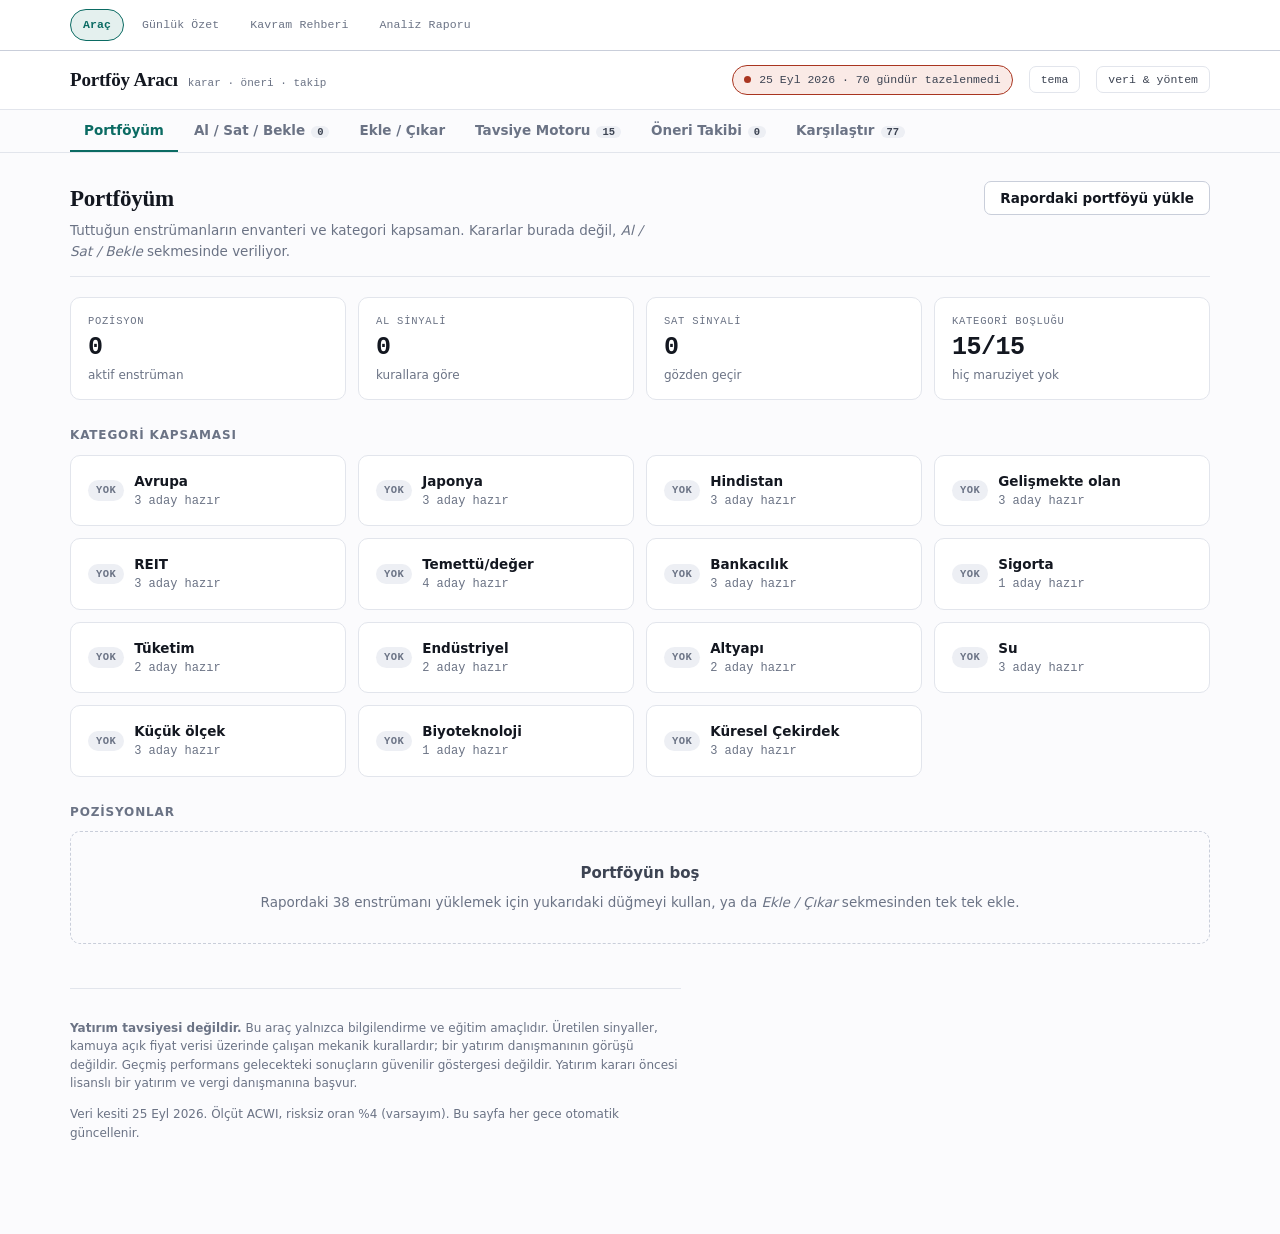
<file: site/index.html>
<!doctype html>
<html lang="tr">
<head>
<meta charset="utf-8">
<meta name="viewport" content="width=device-width, initial-scale=1">
<title>Portföy Aracı — Karar, Öneri ve Takip</title>
<meta name="description" content="TEFAS ve ABD ETF portföyü için kural tabanlı al/sat/bekle sinyalleri, kategori genişletme önerileri ve öneri performans takibi.">
<link rel="icon" href="data:image/svg+xml,<svg xmlns='http://www.w3.org/2000/svg' viewBox='0 0 100 100'><text y='.9em' font-size='90'>📊</text></svg>">
<link rel="stylesheet" href="styles.css">
</head>
<body>

<nav class="sitenav">
  <div class="sitenav-in">
    <a href="index.html" class="sitenav-item active">Araç</a>
    <a href="ozet.html" class="sitenav-item">Günlük Özet</a>
    <a href="rehber.html" class="sitenav-item">Kavram Rehberi</a>
    <a href="rapor.html" class="sitenav-item">Analiz Raporu</a>
  </div>
</nav>

<header class="topbar">
  <div class="topbar-in">
    <div class="brand">
      <h1>Portföy Aracı</h1>
      <span class="sub">karar · öneri · takip</span>
    </div>
    <div class="freshness" id="freshness" data-state="ok" title="Veri tazeliği">
      <span class="dot"></span><span id="freshText">yükleniyor…</span>
    </div>
    <button class="iconbtn" id="themeBtn" type="button" title="Tema değiştir">tema</button>
    <button class="iconbtn" id="drawerBtn" type="button">veri &amp; yöntem</button>
  </div>
</header>

<nav class="tabs" aria-label="Bölümler">
  <ul>
    <li><button type="button" data-tab="portfoy" aria-selected="true">Portföyüm</button></li>
    <li><button type="button" data-tab="karar" aria-selected="false">Al / Sat / Bekle<span class="badge" id="bKarar">0</span></button></li>
    <li><button type="button" data-tab="ekle" aria-selected="false">Ekle / Çıkar</button></li>
    <li><button type="button" data-tab="oneri" aria-selected="false">Tavsiye Motoru<span class="badge" id="bOneri">0</span></button></li>
    <li><button type="button" data-tab="takip" aria-selected="false">Öneri Takibi<span class="badge" id="bTakip">0</span></button></li>
    <li><button type="button" data-tab="pivot" aria-selected="false">Karşılaştır<span class="badge" id="bPivot">0</span></button></li>
  </ul>
</nav>

<div class="wrap">

  <!-- ============ PORTFÖYÜM ============ -->
  <section class="panel" id="p-portfoy">
    <div class="phead">
      <div class="t">
        <h2>Portföyüm</h2>
        <p>Tuttuğun enstrümanların envanteri ve kategori kapsaman. Kararlar burada değil,
           <em>Al / Sat / Bekle</em> sekmesinde veriliyor.</p>
      </div>
      <button class="btn ghost" id="seedBtn" type="button">Rapordaki portföyü yükle</button>
    </div>
    <div class="grid g4" id="portStats"></div>
    <h4 style="margin:26px 0 10px;font-size:12px;letter-spacing:.07em;text-transform:uppercase;color:var(--muted)">Kategori kapsaması</h4>
    <div class="grid g3" id="catCoverage"></div>
    <h4 style="margin:26px 0 10px;font-size:12px;letter-spacing:.07em;text-transform:uppercase;color:var(--muted)">Pozisyonlar</h4>
    <div id="portList"></div>
  </section>

  <!-- ============ AL/SAT/BEKLE ============ -->
  <section class="panel" id="p-karar" hidden>
    <div class="phead">
      <div class="t">
        <h2>Al / Sat / Bekle</h2>
        <p>Her pozisyon için kural tabanlı sinyal ve senin kararın <strong>ayrı ayrı</strong> tutulur.
           Sinyal bir öneri değil, ölçülebilir kuralların özetidir — kararı sen verirsin.</p>
      </div>
      <div class="seg" id="karFilter">
        <button type="button" data-f="hepsi" aria-pressed="true">Hepsi</button>
        <button type="button" data-f="AL" aria-pressed="false">Al</button>
        <button type="button" data-f="SAT" aria-pressed="false">Sat</button>
        <button type="button" data-f="BEKLE" aria-pressed="false">Bekle</button>
        <button type="button" data-f="ayrisan" aria-pressed="false">Ayrışan</button>
      </div>
    </div>
    <div class="note">
      <p class="nt">Sinyal nasıl üretiliyor</p>
      <p>İki sert kapı önce çalışır: <strong>bir yıldan kısa geçmiş</strong> ve
         <strong>doğrulanamamış kimlik</strong> doğrudan BEKLE verir — puanla telafi edilemez.
         Kapılardan geçenler alfa, Sharpe, maksimum düşüş, portföy içi çakışma, korelasyon ve
         gider oranı üzerinden puanlanır. <strong>Puan ≥ +3 → AL · ≤ −3 → SAT · arası BEKLE.</strong>
         Her kartta hangi kuralın ne yönde çalıştığı yazılıdır.</p>
    </div>
    <div class="grid" id="kararList"></div>
  </section>

  <!-- ============ EKLE / ÇIKAR ============ -->
  <section class="panel" id="p-ekle" hidden>
    <div class="phead">
      <div class="t">
        <h2>Ekle / Çıkar</h2>
        <p>Veri setinde bulunan bir kodu anında ekleyebilirsin. Bulunmayan bir kod istersen
           izleme listesine alınır ve <strong>ertesi günkü otomatik güncellemede</strong> araştırılıp veri setine katılır.</p>
      </div>
    </div>

    <div class="card" id="ghCard" style="margin-bottom:16px">
      <div id="ghSetup">
        <label class="fl">GitHub bağlantısı — tam otomatik ekleme</label>
        <p style="font-size:13px;color:var(--ink-2);margin:4px 0 12px">
          Bağlarsan "Ekle" dediğin kod indirme/commit'leme olmadan doğrudan depoya yazılır ve
          otomatik güncelleme hemen tetiklenir. Bağlamazsan aşağıdaki indir-ve-commit'le akışı
          çalışmaya devam eder — hiçbir şey kırılmaz.
        </p>
        <a class="btn ghost sm" href="https://github.com/settings/personal-access-tokens/new" target="_blank" rel="noopener" style="text-decoration:none;display:inline-block;margin-bottom:12px">GitHub jetonu oluştur ↗</a>
        <ol style="font-size:12.5px;color:var(--ink-2);margin:0 0 14px;padding-left:18px">
          <li><b>Resource owner:</b> kendi hesabın</li>
          <li><b>Repository access:</b> "Only select repositories" → <code style="font-family:var(--mono)">portfoy-analiz</code> — asla "All repositories" seçme</li>
          <li><b>Permissions → Repository permissions → Contents:</b> Read and write (zorunlu)</li>
          <li><b>Actions:</b> Read and write (isteğe bağlı — anlık tetikleme ve durum takibi için)</li>
          <li>Generate token → jetonu kopyala (bir daha gösterilmez)</li>
        </ol>
        <div style="display:flex;gap:8px">
          <input type="text" id="ghTokenInput" placeholder="github_pat_..." autocomplete="off" spellcheck="false" style="font-family:var(--mono);font-size:12.5px">
          <button class="btn sm" id="ghSaveBtn" type="button">Kaydet</button>
        </div>
        <div id="ghStatus" style="margin-top:8px;font-size:12.5px"></div>
        <details style="margin-top:12px">
          <summary style="font-size:12px;color:var(--muted);cursor:pointer">Bu jeton ne yapabilir, ne yapamaz?</summary>
          <div class="assume" style="margin-top:8px">
            <p style="margin:0 0 6px"><b>Yapabilir:</b> Yalnızca <code style="font-family:var(--mono)">portfoy-analiz</code> deposuna
               dosya yazmak ve (izin verdiysen) otomatik güncellemeyi tetiklemek.</p>
            <p style="margin:0 0 6px"><b>Yapamaz:</b> Başka depolara erişmek, hesap ayarlarını değiştirmek, e-postana ulaşmak —
               GitHub'ın "fine-grained" jeton sistemi bunu teknik olarak garanti eder.</p>
            <p style="margin:0">Yalnızca bu tarayıcıda (localStorage) saklanır, hiçbir sunucuya gönderilmez ve
               "Durumu indir"e asla dahil edilmez. İptal etmek için
               <a href="https://github.com/settings/personal-access-tokens" target="_blank" rel="noopener" style="color:var(--accent)">GitHub jeton ayarları</a>.</p>
          </div>
        </details>
      </div>
      <div id="ghConnected" hidden>
        <span class="chip chip-al">bağlı</span>
        <span style="font-size:13px;color:var(--ink-2)">GitHub'a otomatik yazabiliyorsun.</span>
        <button class="btn ghost sm" id="ghDisconnectBtn" type="button" style="margin-left:auto">Bağlantıyı kaldır</button>
      </div>
    </div>

    <div class="grid g2">
      <div class="card hi">
        <label class="fl" for="addInput">Fon / ETF kodu</label>
        <div style="display:flex;gap:8px">
          <input type="text" id="addInput" placeholder="örn. VGK, SCHD, TI2" autocomplete="off" spellcheck="false">
          <button class="btn" id="addBtn" type="button">Ekle</button>
        </div>
        <div id="addHint" style="margin-top:10px;font-size:13px;color:var(--muted)"></div>
        <div id="addResults" style="margin-top:12px"></div>
      </div>
      <div class="card">
        <div class="stat">
          <div class="k">İzleme listesi</div>
          <div class="v" id="queueCount">0</div>
          <div class="s">veri setinde olmayan, araştırılmak üzere kuyruğa alınan kodlar</div>
        </div>
        <div id="queueList" style="margin-top:12px"></div>
        <div style="margin-top:12px;display:flex;gap:8px;flex-wrap:wrap">
          <button class="btn ghost sm" id="queueCopy" type="button">İstek metnini kopyala</button>
          <button class="btn ghost sm" id="queueExport" type="button">watchlist.json indir</button>
        </div>
        <p style="font-size:12.5px;color:var(--muted);margin:10px 0 0">
          İndirdiğin dosyayı deponun kök dizinindeki <code style="font-family:var(--mono)">watchlist.json</code>
          ile değiştirip commit'lersen, sonraki günlük çalışma bu kodları otomatik çeker.
        </p>
      </div>
    </div>

    <h4 style="margin:26px 0 10px;font-size:12px;letter-spacing:.07em;text-transform:uppercase;color:var(--muted)">Çıkarılanlar</h4>
    <div id="removedList"></div>
  </section>

  <!-- ============ TAVSİYE MOTORU ============ -->
  <section class="panel" id="p-oneri" hidden>
    <div class="phead">
      <div class="t">
        <h2>Tavsiye Motoru</h2>
        <p>Portföyünde <strong>hiç maruziyetin olmayan</strong> kategoriler ve her biri için sıralanmış adaylar.
           Her istekte o kategoride henüz göstermediğim bir sonraki aday gelir.</p>
      </div>
      <button class="btn" id="newRecBtn" type="button">Yeni öneri getir</button>
    </div>
    <div class="note">
      <p class="nt">Sıralama nasıl yapılıyor</p>
      <p>Aday skoru dört bileşenden oluşur ve her kartta ayrı ayrı gösterilir:
         <strong>risk-ayarlı getiri</strong> (Sharpe), <strong>maliyet</strong> (gider oranı),
         <strong>çeşitlendirme katkısı</strong> (portföyünle en yüksek korelasyon — düşük olması iyi) ve
         <strong>ölçüt üstü getiri</strong> (alfa). Çeşitlendirme katkısına bilerek en yüksek ağırlığı verdim:
         zaten sahip olduğun bir riski tekrar satın almanın faydası yok.</p>
    </div>
    <div id="recCurrent"></div>
    <h4 style="margin:26px 0 10px;font-size:12px;letter-spacing:.07em;text-transform:uppercase;color:var(--muted)">Kategori boşlukları</h4>
    <div class="grid g2" id="gapList"></div>
  </section>

  <!-- ============ KARŞILAŞTIR (PİVOT) ============ -->
  <section class="panel" id="p-pivot" hidden>
    <div class="phead">
      <div class="t">
        <h2>Karşılaştır</h2>
        <p>Portföyündeki ve aday havuzundaki <strong id="pivotTotal">77</strong> enstrümanı serbestçe
           kesiştir: satıra ve sütuna istediğin boyutu koy, hücreye istediğin metriği ata.
           Bir hücreye tıklayınca altındaki fonları görürsün.</p>
      </div>
      <button class="btn ghost" id="pivotReset" type="button">Filtreleri temizle</button>
    </div>

    <h3 style="margin:0 0 10px">Fonları yan yana karşılaştır</h3>
    <p style="margin:0 0 12px;color:var(--muted);font-size:13.5px">
      Birkaç fon seç, tüm metrikleri tek tabloda yan yana gör. Bir kodun üstüne tıklayınca
      tam geçmişini ve emsal karşılaştırmasını gösteren detay paneli açılır.
    </p>
    <div class="card" style="margin-bottom:24px">
      <div class="cmp-pick-row">
        <div class="cmp-results" style="flex:1">
          <input type="text" id="cmpInput" placeholder="Fon veya ETF ara (örn. QQQM, sağlık, Avrupa)" autocomplete="off" spellcheck="false">
          <div id="cmpDropdown"></div>
        </div>
        <span style="font-size:12px;color:var(--muted)" id="cmpCount">0/6 seçili</span>
      </div>
      <div id="cmpTable"></div>
    </div>

    <h3 style="margin:0 0 10px">Grup karşılaştırma (pivot)</h3>
    <div class="card" style="margin-bottom:16px">
      <div class="grid g4" style="margin-bottom:14px">
        <div>
          <label class="fl" for="pvRow">Satır</label>
          <select id="pvRow"></select>
        </div>
        <div>
          <label class="fl" for="pvCol">Sütun</label>
          <select id="pvCol"></select>
        </div>
        <div>
          <label class="fl" for="pvVal">Değer</label>
          <select id="pvVal"></select>
        </div>
        <div>
          <label class="fl" for="pvAgg">Toplama</label>
          <select id="pvAgg">
            <option value="ort">Ortalama</option>
            <option value="med">Medyan</option>
            <option value="top">Toplam</option>
            <option value="min">Min</option>
            <option value="mak">Maks</option>
          </select>
        </div>
      </div>
      <div id="pivotFilters"></div>
    </div>

    <div id="pivotTableWrap"></div>
    <div id="pivotDrill" style="margin-top:14px"></div>
  </section>

  <!-- ============ ÖNERİ TAKİBİ ============ -->
  <section class="panel" id="p-takip" hidden>
    <div class="phead">
      <div class="t">
        <h2>Öneri Takibi</h2>
        <p>Sana önerilen ama <strong>portföyüne eklemediğin</strong> fonların o günden bu yana gelişimi.
           Eklediklerin buradan çıkar — onlar artık bir portföy kararıdır, kaçırılmış bir öneri değil.</p>
      </div>
    </div>
    <div id="trackList"></div>
  </section>

  <footer class="legal">
    <p><strong>Yatırım tavsiyesi değildir.</strong> Bu araç yalnızca bilgilendirme ve eğitim amaçlıdır.
    Üretilen sinyaller, kamuya açık fiyat verisi üzerinde çalışan mekanik kurallardır; bir yatırım
    danışmanının görüşü değildir. Geçmiş performans gelecekteki sonuçların güvenilir göstergesi değildir.
    Yatırım kararı öncesi lisanslı bir yatırım ve vergi danışmanına başvur.</p>
    <p id="footMeta" style="margin-top:8px"></p>
  </footer>
</div>

<!-- ============ DRAWER ============ -->
<div class="drawer" id="drawer">
  <div class="sheet" role="dialog" aria-modal="true" aria-label="Veri ve yöntem">
    <div style="display:flex;align-items:flex-start;gap:12px">
      <div style="margin-right:auto">
        <h3>Veri &amp; Yöntem</h3>
        <p style="margin:0;color:var(--muted)" id="drawerMeta"></p>
      </div>
      <button class="iconbtn" id="drawerClose" type="button">kapat</button>
    </div>

    <p><a href="rapor.html" style="font-family:var(--mono);font-size:13px;color:var(--accent)">
      → 21 Tem 2026 tarihli ayrıntılı analiz raporu (sabit, güncellenmiyor)</a></p>

    <h4>Verinin kaynağı ve tazeliği</h4>
    <p>Fiyatlar her gece otomatik olarak TEFAS resmî API'sinden (TL cinsi fon fiyatları) ve
       Yahoo Finance'ten (USD cinsi ETF/hisse kapanışları) çekilir. Bir kaynak çökerse
       <strong>son başarılı veri korunur</strong> ve yukarıdaki tazelik göstergesi sararır —
       site boş veriyle bozulmaz.</p>
    <div id="healthBox"></div>

    <h4>Metodoloji</h4>
    <ul>
      <li><strong>Baz para birimi USD.</strong> TEFAS fonlarının TL fiyatları günlük USD/TRY ile
          bölünür; böylece TL değer kaybı kaynaklı yapay getiri ayrışır.</li>
      <li><strong>Beta ve korelasyon haftalık.</strong> TEFAS fon fiyatı gecikmeli açıklanır ve
          BIST/NYSE takvimleri örtüşmez; günlük veri betayı yapay olarak sıfıra çeker.</li>
      <li><strong>Bir yıldan kısa geçmişte yıllıklandırma yapılmaz.</strong> CAGR, Sharpe, Sortino
          ve alfa üretilmez — kısa seriyi yıllıklandırmak yanıltıcı sonuç verir.</li>
      <li><strong>Ölçüt MSCI ACWI</strong>, risksiz oran %4 (varsayım).</li>
      <li><strong>Çakışma yüzdeleri ilk ~25 varlık üzerinden</strong> hesaplanır, yani alt sınırdır.</li>
    </ul>

    <h4>Bilinen veri boşlukları</h4>
    <ul>
      <li>TEFAS fonlarının <strong>gider oranları</strong> kamuya açık API'de yayınlanmıyor.
          Bu fonlarda maliyet kuralı puanlamaya girmez — eksik veri ceza olarak yazılmaz.</li>
      <li>TEFAS fonlarının <strong>hisse bazlı içerikleri</strong> de yayınlanmıyor; bu yüzden
          TEFAS tarafındaki tekrar, çakışma yerine korelasyonla ölçülür.</li>
    </ul>

    <h4>Verilerin ve kararlarının saklanması</h4>
    <p>Portföyün, kararların ve öneri geçmişin <strong>yalnızca senin tarayıcında</strong> saklanır
       (localStorage). Sunucuya gönderilmez, depoya yazılmaz. Tarayıcı verisini temizlersen kaybolur —
       düzenli olarak yedek al.</p>
    <div style="display:flex;gap:8px;flex-wrap:wrap;margin-top:10px">
      <button class="btn ghost sm" id="exportBtn" type="button">Durumu indir (JSON)</button>
      <button class="btn ghost sm" id="importBtn" type="button">Yedekten yükle</button>
      <button class="btn ghost sm" id="resetBtn" type="button">Sıfırla</button>
      <input type="file" id="importFile" accept="application/json,.json" hidden>
    </div>
    <p style="margin-top:8px" id="lastExport"></p>
  </div>
</div>

<!-- ============ ENSTRÜMAN DETAYI ============ -->
<div class="drawer" id="detailDrawer">
  <div class="sheet" role="dialog" aria-modal="true" aria-label="Enstrüman detayı">
    <div style="display:flex;align-items:flex-start;gap:12px;margin-bottom:16px">
      <div id="detailHead" style="margin-right:auto"></div>
      <button class="iconbtn" id="detailClose" type="button">kapat</button>
    </div>
    <div id="detailBody"></div>
  </div>
</div>

<div class="toast" id="toast" hidden></div>

<script src="app.js"></script>
</body>
</html>
</file>
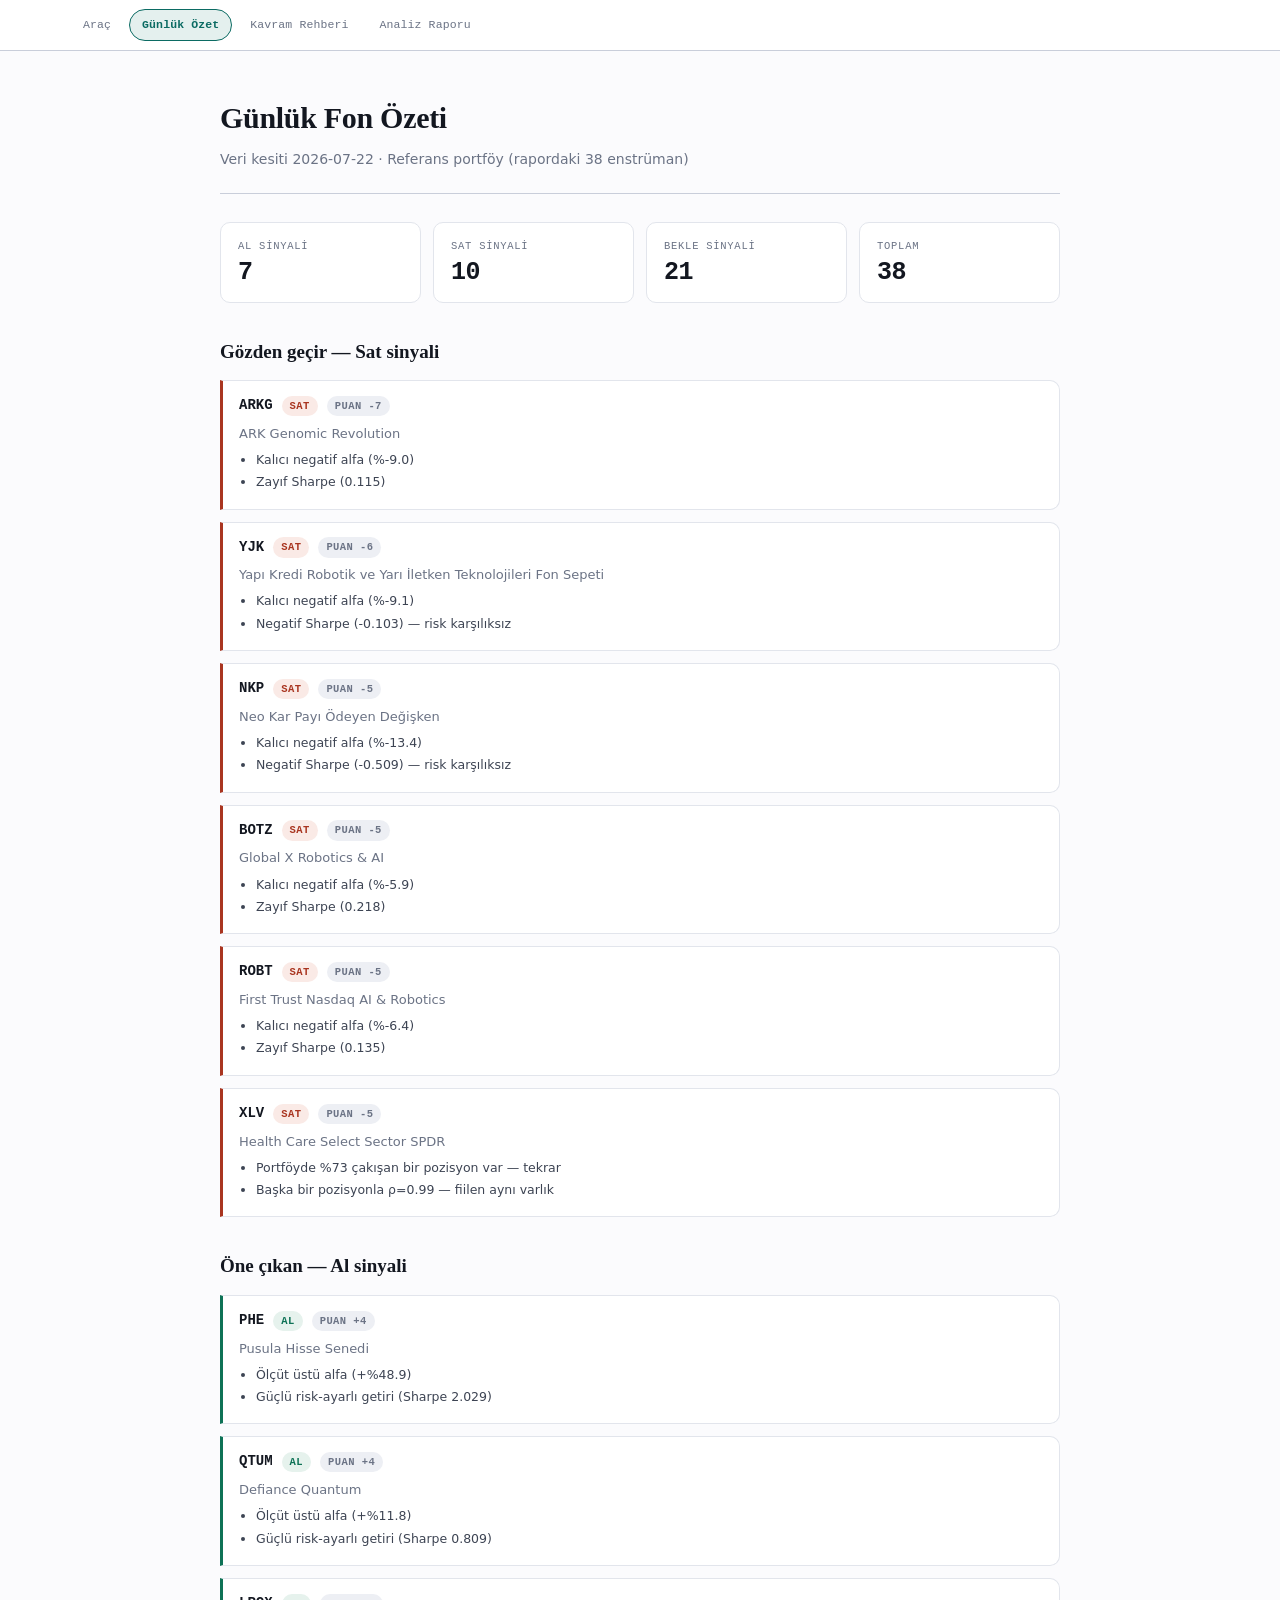
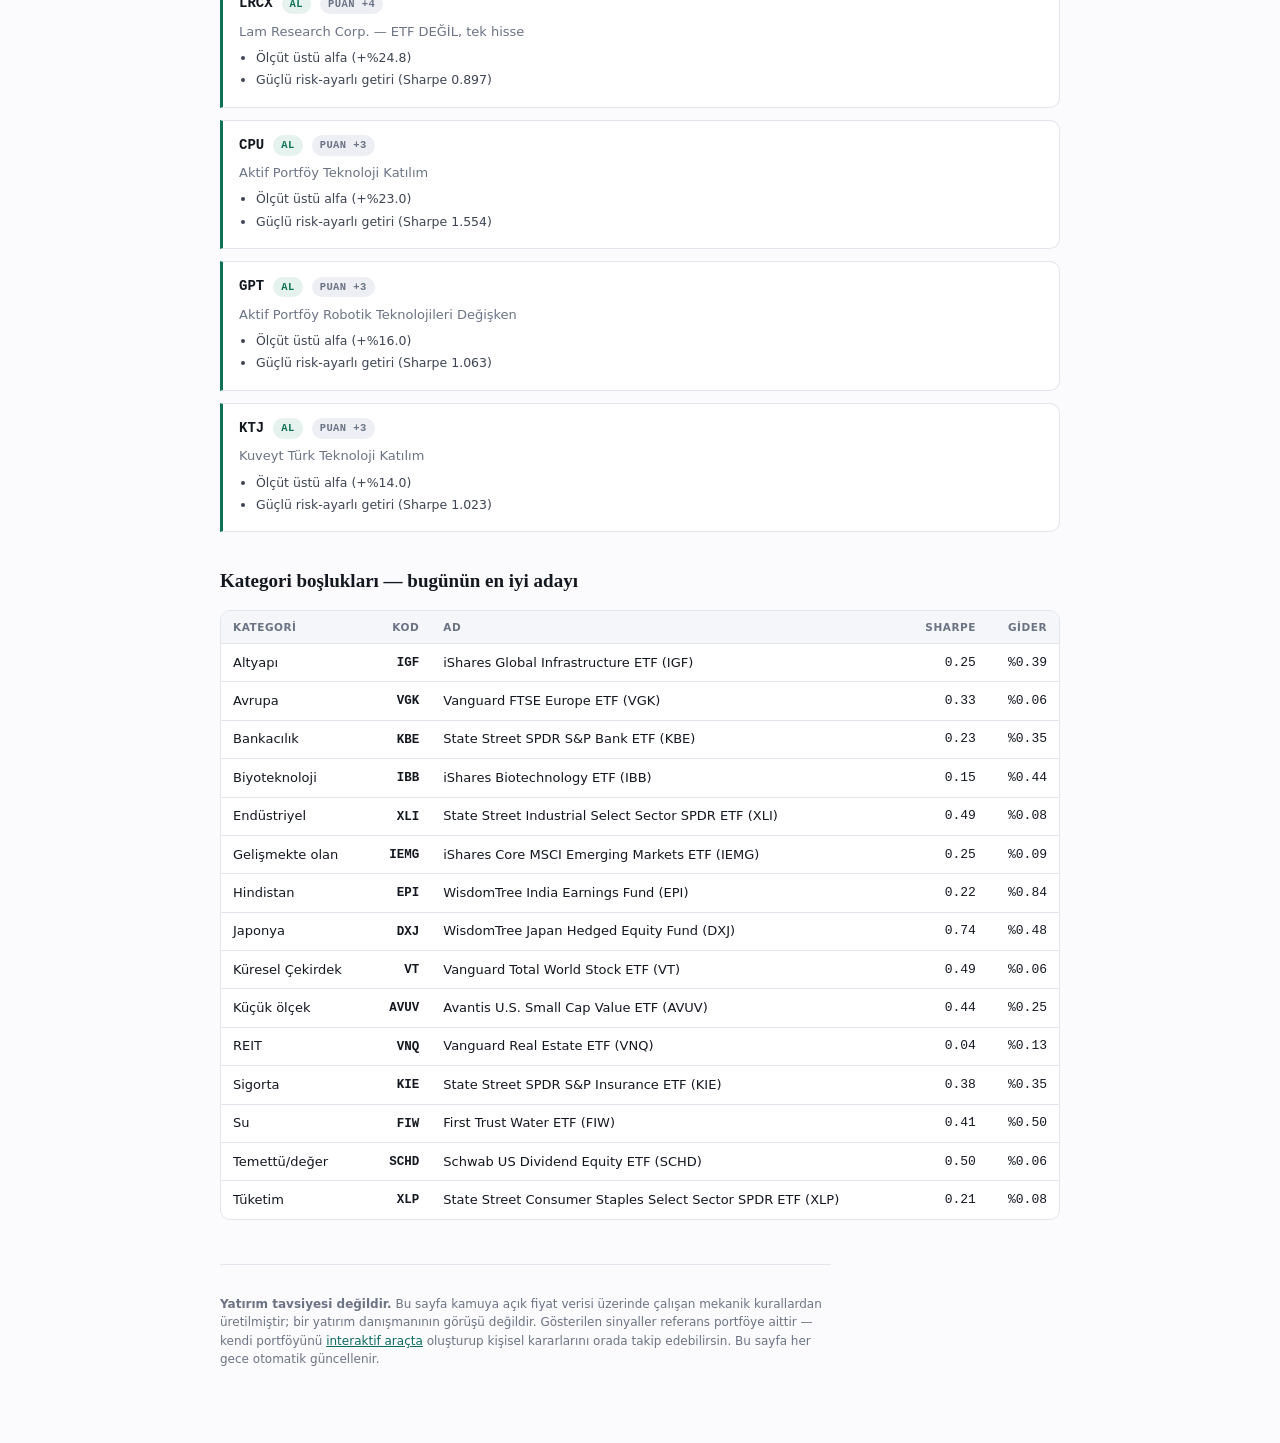
<file: site/ozet.html>
<!doctype html>
<html lang="tr">
<head>
<meta charset="utf-8">
<meta name="viewport" content="width=device-width, initial-scale=1">
<title>Günlük Fon Özeti — 2026-07-22</title>
<meta name="description" content="Referans portföyün günlük al/sat/bekle sinyal özeti ve kategori boşluğu önerileri.">
<link rel="icon" href="data:image/svg+xml,<svg xmlns='http://www.w3.org/2000/svg' viewBox='0 0 100 100'><text y='.9em' font-size='90'>📨</text></svg>">
<link rel="stylesheet" href="styles.css">
<style>
  .wrap { max-width: 880px; }
  .ozet-head { padding: 44px 0 22px; border-bottom: 1px solid var(--rule-strong); margin-bottom: 28px; }
  .ozet-head h1 { font-family: var(--serif); font-size: 30px; margin: 0 0 8px; letter-spacing: -.01em; }
  .ozet-head p { color: var(--muted); font-size: 14px; margin: 0; }
  .ozet-sec { margin-bottom: 34px; }
  .ozet-sec h2 { font-family: var(--serif); font-size: 19px; margin: 0 0 14px; }
</style>
</head>
<body>
<nav class="sitenav">
  <div class="sitenav-in">
    <a href="index.html" class="sitenav-item">Araç</a>
    <a href="ozet.html" class="sitenav-item active">Günlük Özet</a>
    <a href="rehber.html" class="sitenav-item">Kavram Rehberi</a>
    <a href="rapor.html" class="sitenav-item">Analiz Raporu</a>
  </div>
</nav>
<div class="wrap">
  <header class="ozet-head">
    <h1>Günlük Fon Özeti</h1>
    <p>Veri kesiti 2026-07-22 · Referans portföy (rapordaki 38 enstrüman)</p>
  </header>

  <div class="ozet-sec">
    <div class="grid g4">
      <div class="card stat"><div class="k">Al sinyali</div><div class="v">7</div></div>
      <div class="card stat"><div class="k">Sat sinyali</div><div class="v">10</div></div>
      <div class="card stat"><div class="k">Bekle sinyali</div><div class="v">21</div></div>
      <div class="card stat"><div class="k">Toplam</div><div class="v">38</div></div>
    </div>
  </div>

  <div class="ozet-sec">
    <h2>Gözden geçir — Sat sinyali</h2>
    <div class="grid"><div class="decision" data-sig="SAT"><div><div class="hd"><span class="tick" style="font-size:14px">ARKG</span><span class="chip chip-sat">SAT</span><span class="chip chip-n">puan -7</span></div><div class="nm">ARK Genomic Revolution</div><ul><li>Kalıcı negatif alfa (%-9.0)</li><li>Zayıf Sharpe (0.115)</li></ul></div></div><div class="decision" data-sig="SAT"><div><div class="hd"><span class="tick" style="font-size:14px">YJK</span><span class="chip chip-sat">SAT</span><span class="chip chip-n">puan -6</span></div><div class="nm">Yapı Kredi Robotik ve Yarı İletken Teknolojileri Fon Sepeti</div><ul><li>Kalıcı negatif alfa (%-9.1)</li><li>Negatif Sharpe (-0.103) — risk karşılıksız</li></ul></div></div><div class="decision" data-sig="SAT"><div><div class="hd"><span class="tick" style="font-size:14px">NKP</span><span class="chip chip-sat">SAT</span><span class="chip chip-n">puan -5</span></div><div class="nm">Neo Kar Payı Ödeyen Değişken</div><ul><li>Kalıcı negatif alfa (%-13.4)</li><li>Negatif Sharpe (-0.509) — risk karşılıksız</li></ul></div></div><div class="decision" data-sig="SAT"><div><div class="hd"><span class="tick" style="font-size:14px">BOTZ</span><span class="chip chip-sat">SAT</span><span class="chip chip-n">puan -5</span></div><div class="nm">Global X Robotics &amp; AI</div><ul><li>Kalıcı negatif alfa (%-5.9)</li><li>Zayıf Sharpe (0.218)</li></ul></div></div><div class="decision" data-sig="SAT"><div><div class="hd"><span class="tick" style="font-size:14px">ROBT</span><span class="chip chip-sat">SAT</span><span class="chip chip-n">puan -5</span></div><div class="nm">First Trust Nasdaq AI &amp; Robotics</div><ul><li>Kalıcı negatif alfa (%-6.4)</li><li>Zayıf Sharpe (0.135)</li></ul></div></div><div class="decision" data-sig="SAT"><div><div class="hd"><span class="tick" style="font-size:14px">XLV</span><span class="chip chip-sat">SAT</span><span class="chip chip-n">puan -5</span></div><div class="nm">Health Care Select Sector SPDR</div><ul><li>Portföyde %73 çakışan bir pozisyon var — tekrar</li><li>Başka bir pozisyonla ρ=0.99 — fiilen aynı varlık</li></ul></div></div></div>
  </div>

  <div class="ozet-sec">
    <h2>Öne çıkan — Al sinyali</h2>
    <div class="grid"><div class="decision" data-sig="AL"><div><div class="hd"><span class="tick" style="font-size:14px">PHE</span><span class="chip chip-al">AL</span><span class="chip chip-n">puan +4</span></div><div class="nm">Pusula Hisse Senedi</div><ul><li>Ölçüt üstü alfa (+%48.9)</li><li>Güçlü risk-ayarlı getiri (Sharpe 2.029)</li></ul></div></div><div class="decision" data-sig="AL"><div><div class="hd"><span class="tick" style="font-size:14px">QTUM</span><span class="chip chip-al">AL</span><span class="chip chip-n">puan +4</span></div><div class="nm">Defiance Quantum</div><ul><li>Ölçüt üstü alfa (+%11.8)</li><li>Güçlü risk-ayarlı getiri (Sharpe 0.809)</li></ul></div></div><div class="decision" data-sig="AL"><div><div class="hd"><span class="tick" style="font-size:14px">LRCX</span><span class="chip chip-al">AL</span><span class="chip chip-n">puan +4</span></div><div class="nm">Lam Research Corp. — ETF DEĞİL, tek hisse</div><ul><li>Ölçüt üstü alfa (+%24.8)</li><li>Güçlü risk-ayarlı getiri (Sharpe 0.897)</li></ul></div></div><div class="decision" data-sig="AL"><div><div class="hd"><span class="tick" style="font-size:14px">CPU</span><span class="chip chip-al">AL</span><span class="chip chip-n">puan +3</span></div><div class="nm">Aktif Portföy Teknoloji Katılım</div><ul><li>Ölçüt üstü alfa (+%23.0)</li><li>Güçlü risk-ayarlı getiri (Sharpe 1.554)</li></ul></div></div><div class="decision" data-sig="AL"><div><div class="hd"><span class="tick" style="font-size:14px">GPT</span><span class="chip chip-al">AL</span><span class="chip chip-n">puan +3</span></div><div class="nm">Aktif Portföy Robotik Teknolojileri Değişken</div><ul><li>Ölçüt üstü alfa (+%16.0)</li><li>Güçlü risk-ayarlı getiri (Sharpe 1.063)</li></ul></div></div><div class="decision" data-sig="AL"><div><div class="hd"><span class="tick" style="font-size:14px">KTJ</span><span class="chip chip-al">AL</span><span class="chip chip-n">puan +3</span></div><div class="nm">Kuveyt Türk Teknoloji Katılım</div><ul><li>Ölçüt üstü alfa (+%14.0)</li><li>Güçlü risk-ayarlı getiri (Sharpe 1.023)</li></ul></div></div></div>
  </div>

  <div class="ozet-sec">
    <h2>Kategori boşlukları — bugünün en iyi adayı</h2>
    <div class="scroll"><table>
      <thead><tr><th class="l">Kategori</th><th>Kod</th><th class="l">Ad</th><th>Sharpe</th><th>Gider</th></tr></thead>
      <tbody><tr><td class="l">Altyapı</td><td><span class="tick">IGF</span></td><td class="l">iShares Global Infrastructure ETF (IGF)</td><td class="num">0.25</td><td class="num">%0.39</td></tr><tr><td class="l">Avrupa</td><td><span class="tick">VGK</span></td><td class="l">Vanguard FTSE Europe ETF (VGK)</td><td class="num">0.33</td><td class="num">%0.06</td></tr><tr><td class="l">Bankacılık</td><td><span class="tick">KBE</span></td><td class="l">State Street SPDR S&amp;P Bank ETF (KBE)</td><td class="num">0.23</td><td class="num">%0.35</td></tr><tr><td class="l">Biyoteknoloji</td><td><span class="tick">IBB</span></td><td class="l">iShares Biotechnology ETF (IBB)</td><td class="num">0.15</td><td class="num">%0.44</td></tr><tr><td class="l">Endüstriyel</td><td><span class="tick">XLI</span></td><td class="l">State Street Industrial Select Sector SPDR ETF (XLI)</td><td class="num">0.49</td><td class="num">%0.08</td></tr><tr><td class="l">Gelişmekte olan</td><td><span class="tick">IEMG</span></td><td class="l">iShares Core MSCI Emerging Markets ETF (IEMG)</td><td class="num">0.25</td><td class="num">%0.09</td></tr><tr><td class="l">Hindistan</td><td><span class="tick">EPI</span></td><td class="l">WisdomTree India Earnings Fund (EPI)</td><td class="num">0.22</td><td class="num">%0.84</td></tr><tr><td class="l">Japonya</td><td><span class="tick">DXJ</span></td><td class="l">WisdomTree Japan Hedged Equity Fund (DXJ)</td><td class="num">0.74</td><td class="num">%0.48</td></tr><tr><td class="l">Küresel Çekirdek</td><td><span class="tick">VT</span></td><td class="l">Vanguard Total World Stock ETF (VT)</td><td class="num">0.49</td><td class="num">%0.06</td></tr><tr><td class="l">Küçük ölçek</td><td><span class="tick">AVUV</span></td><td class="l">Avantis U.S. Small Cap Value ETF (AVUV)</td><td class="num">0.44</td><td class="num">%0.25</td></tr><tr><td class="l">REIT</td><td><span class="tick">VNQ</span></td><td class="l">Vanguard Real Estate ETF (VNQ)</td><td class="num">0.04</td><td class="num">%0.13</td></tr><tr><td class="l">Sigorta</td><td><span class="tick">KIE</span></td><td class="l">State Street SPDR S&amp;P Insurance ETF (KIE)</td><td class="num">0.38</td><td class="num">%0.35</td></tr><tr><td class="l">Su</td><td><span class="tick">FIW</span></td><td class="l">First Trust Water ETF (FIW)</td><td class="num">0.41</td><td class="num">%0.50</td></tr><tr><td class="l">Temettü/değer</td><td><span class="tick">SCHD</span></td><td class="l">Schwab US Dividend Equity ETF (SCHD)</td><td class="num">0.50</td><td class="num">%0.06</td></tr><tr><td class="l">Tüketim</td><td><span class="tick">XLP</span></td><td class="l">State Street Consumer Staples Select Sector SPDR ETF (XLP)</td><td class="num">0.21</td><td class="num">%0.08</td></tr></tbody>
    </table></div>
  </div>

  <footer class="legal">
    <p><strong>Yatırım tavsiyesi değildir.</strong> Bu sayfa kamuya açık fiyat verisi üzerinde çalışan
    mekanik kurallardan üretilmiştir; bir yatırım danışmanının görüşü değildir. Gösterilen sinyaller
    referans portföye aittir — kendi portföyünü <a href="index.html" style="color:var(--accent)">interaktif araçta</a>
    oluşturup kişisel kararlarını orada takip edebilirsin. Bu sayfa her gece otomatik güncellenir.</p>
  </footer>
</div>
</body>
</html>
</file>
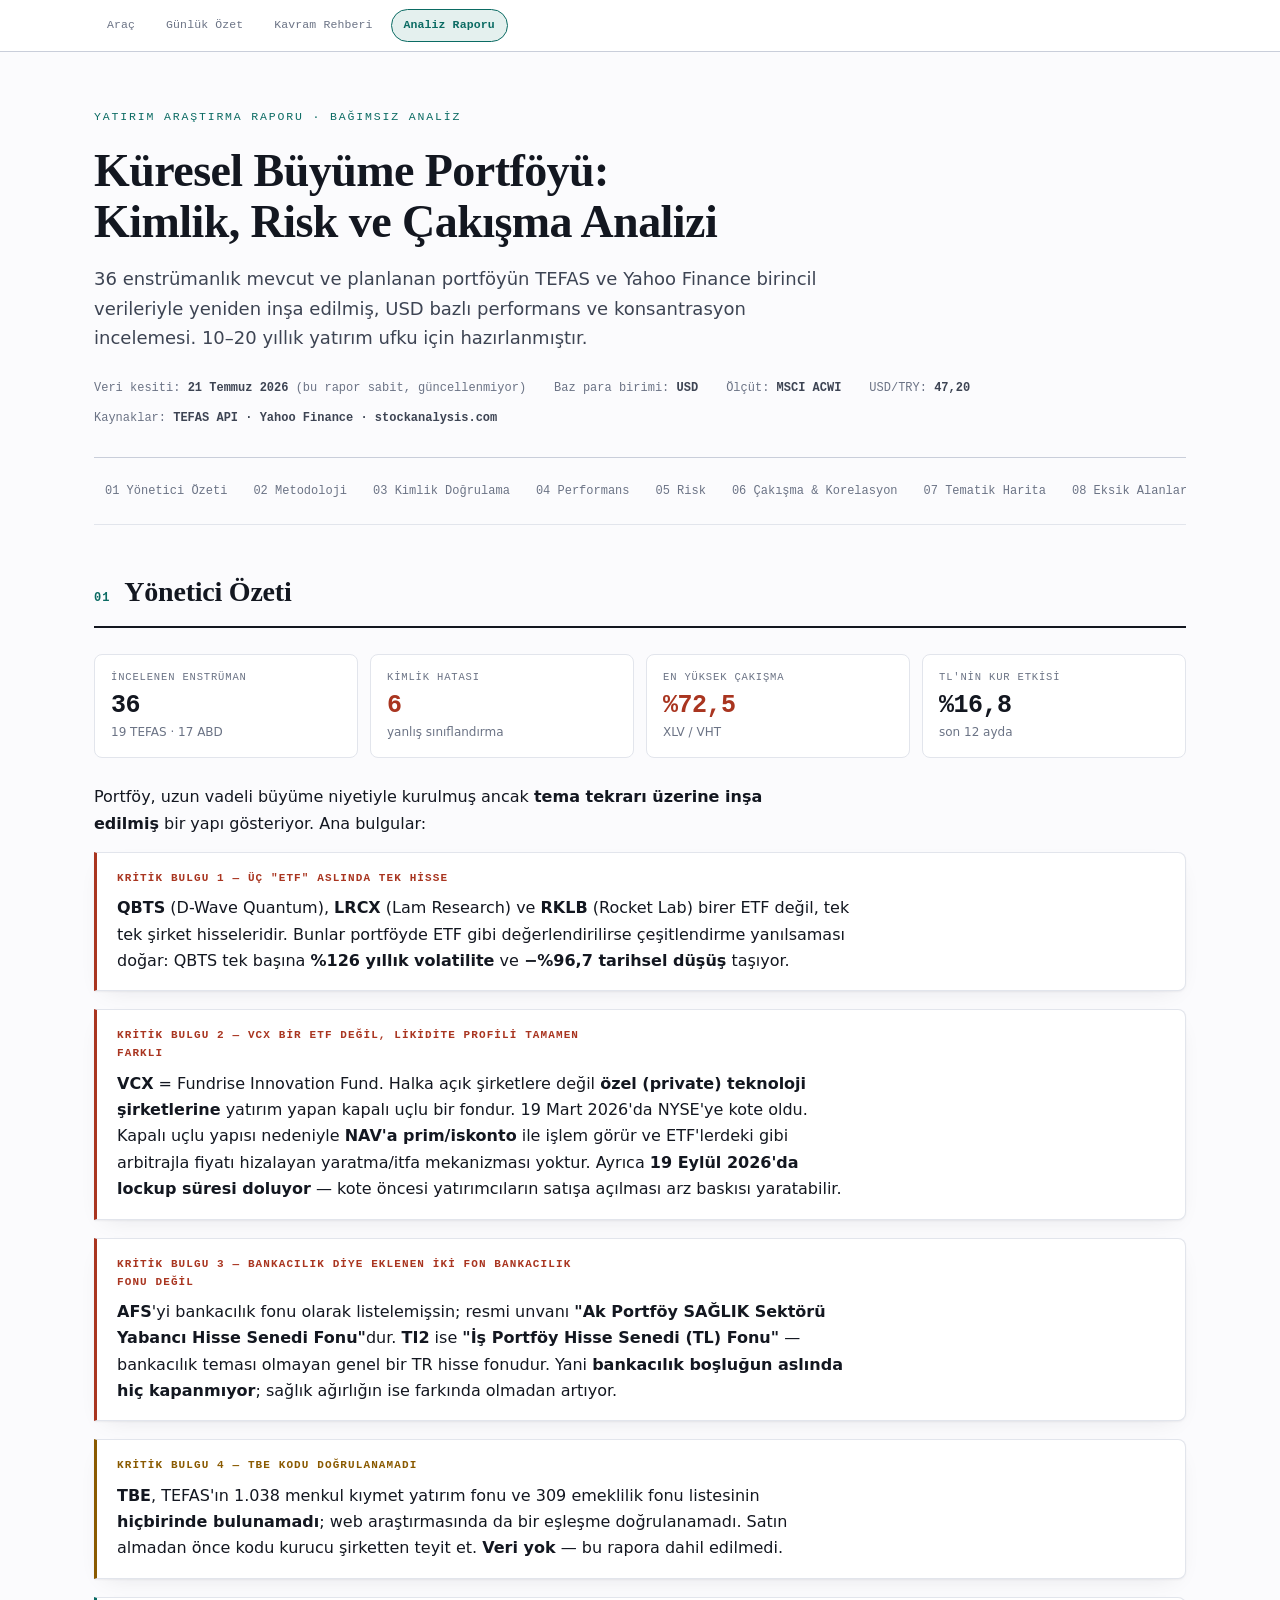
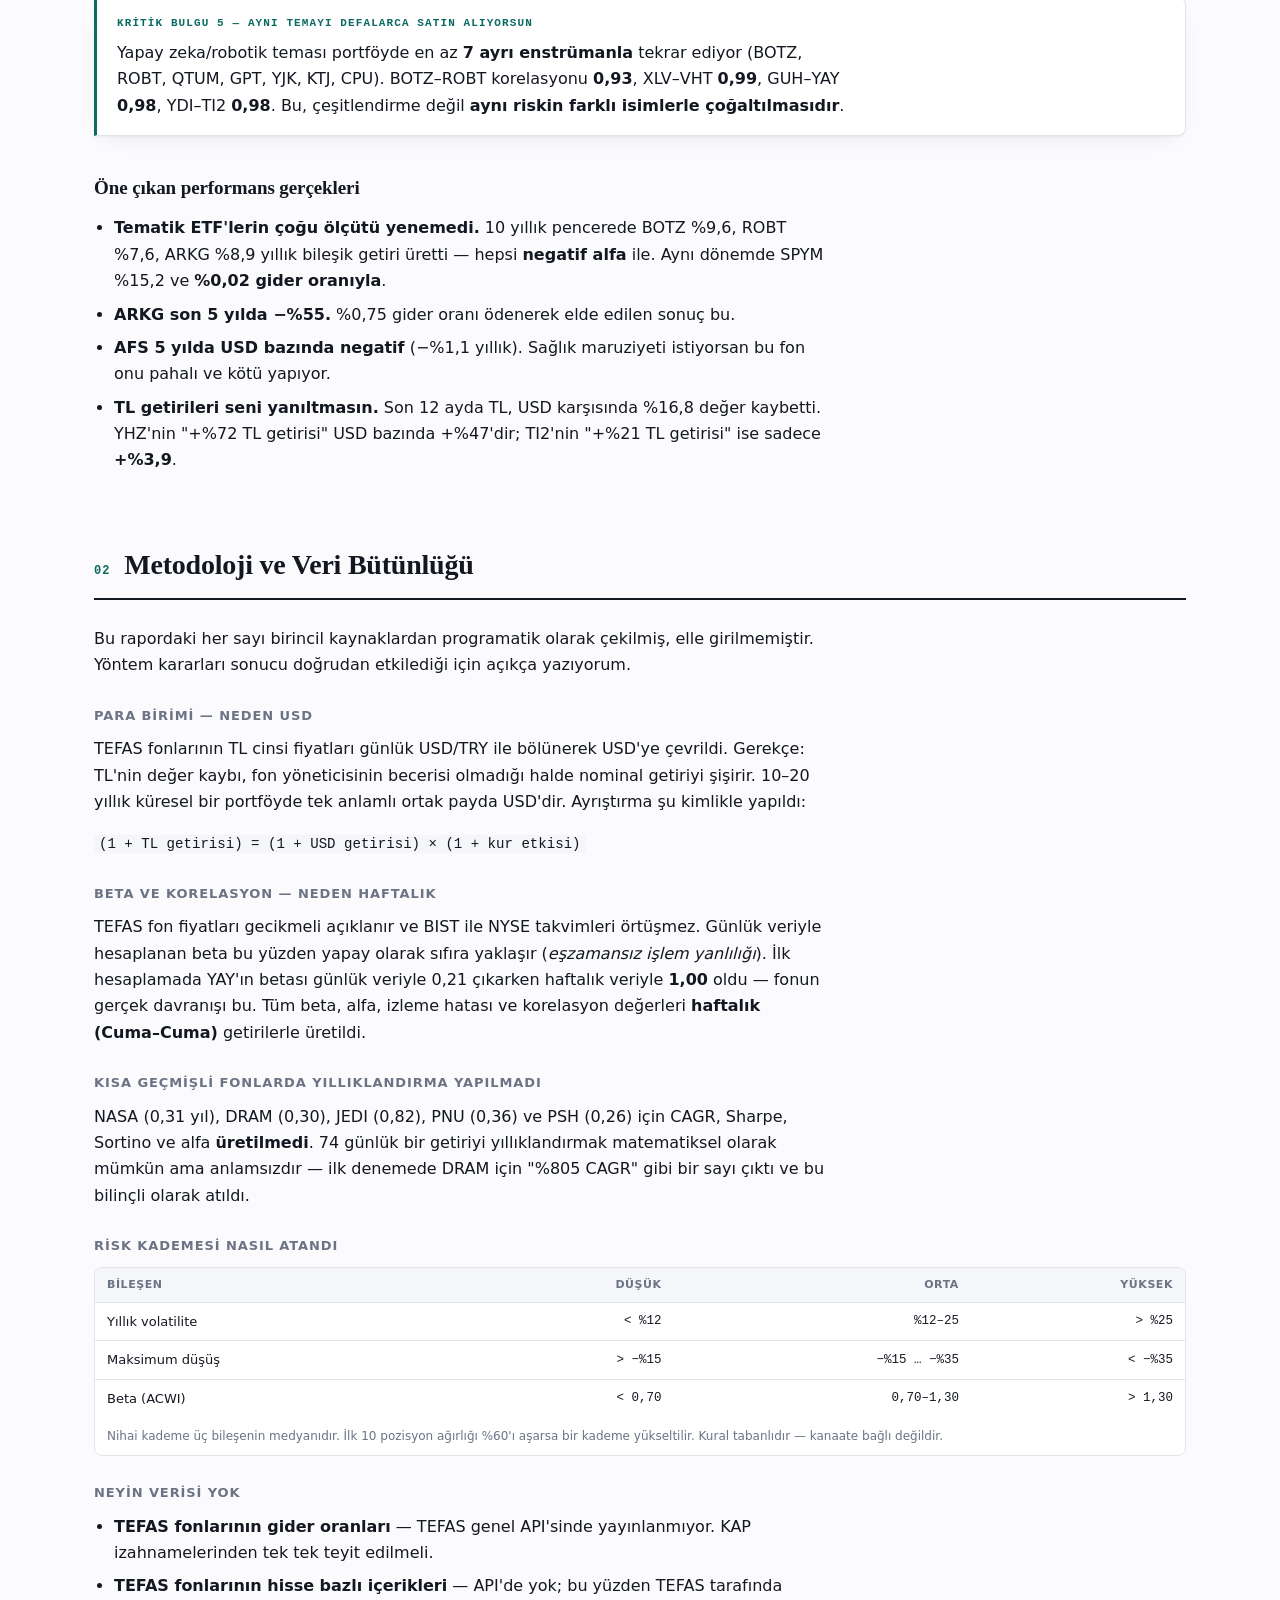
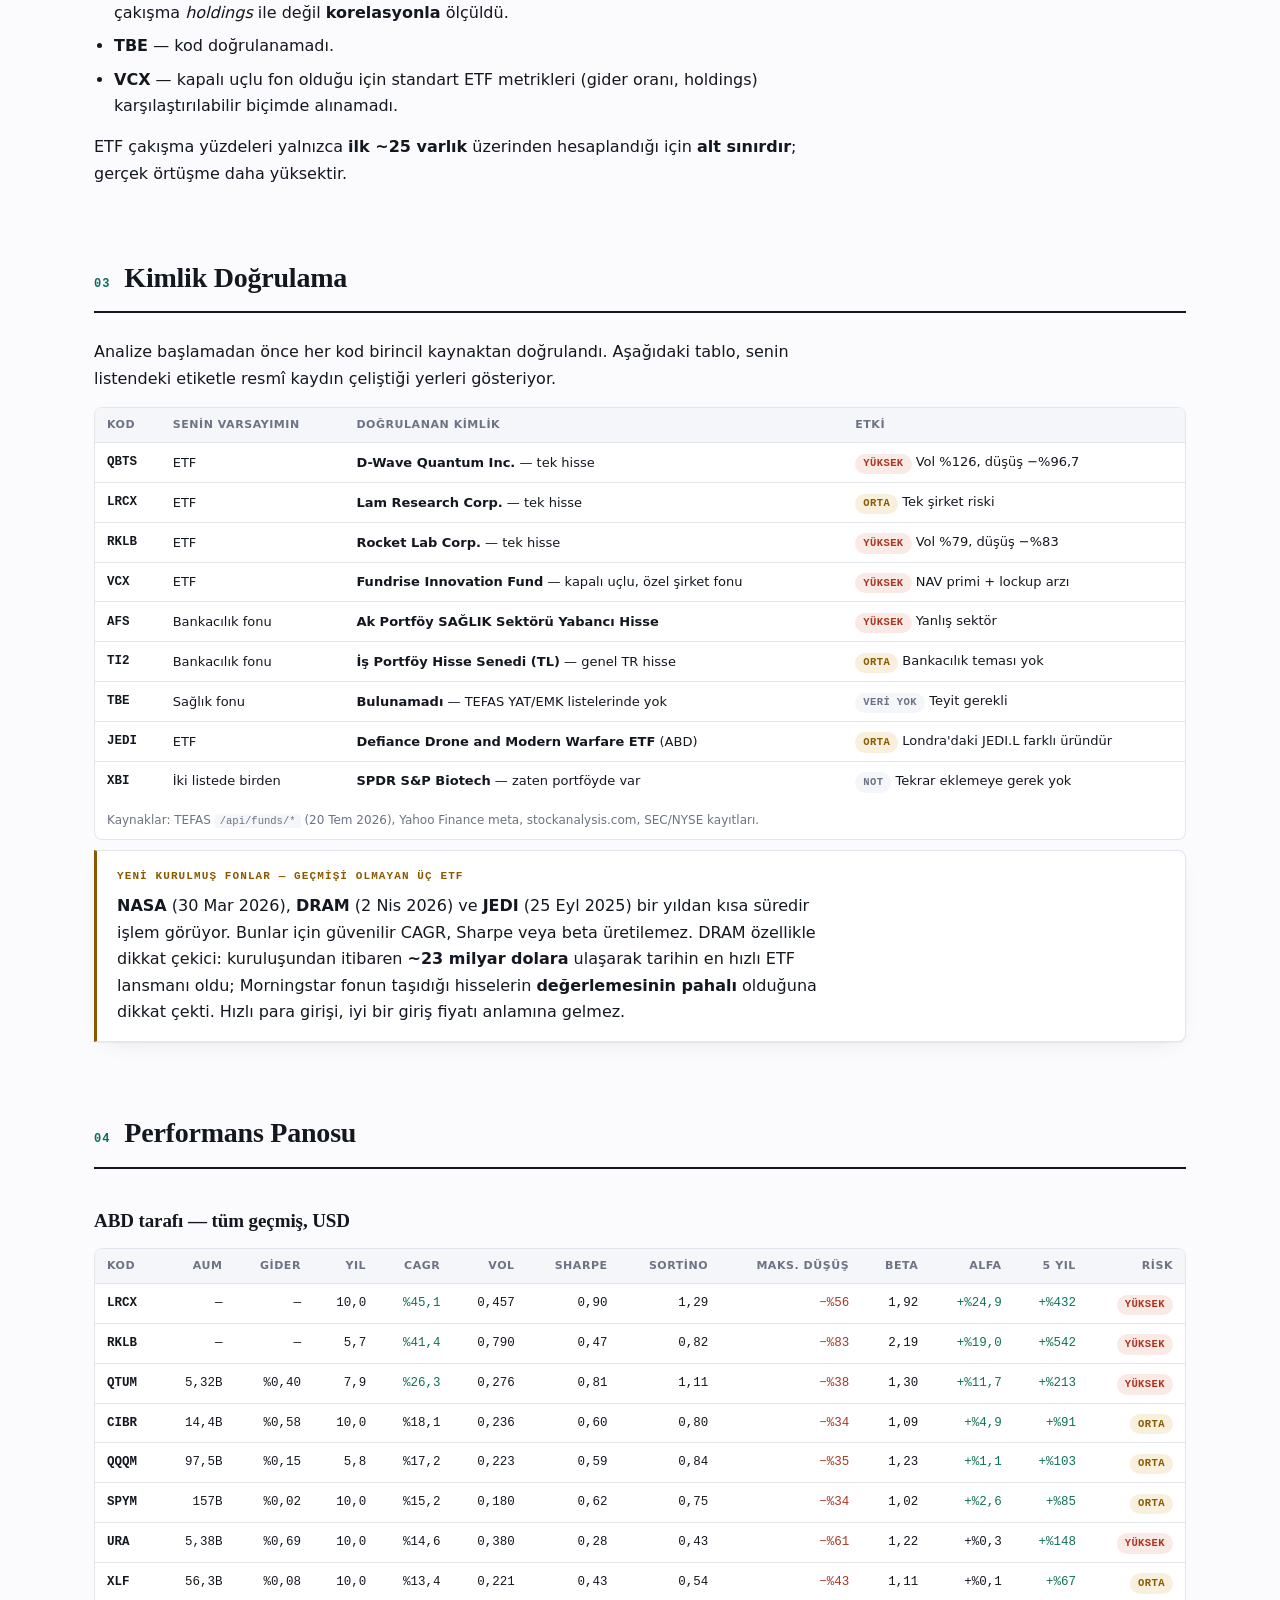
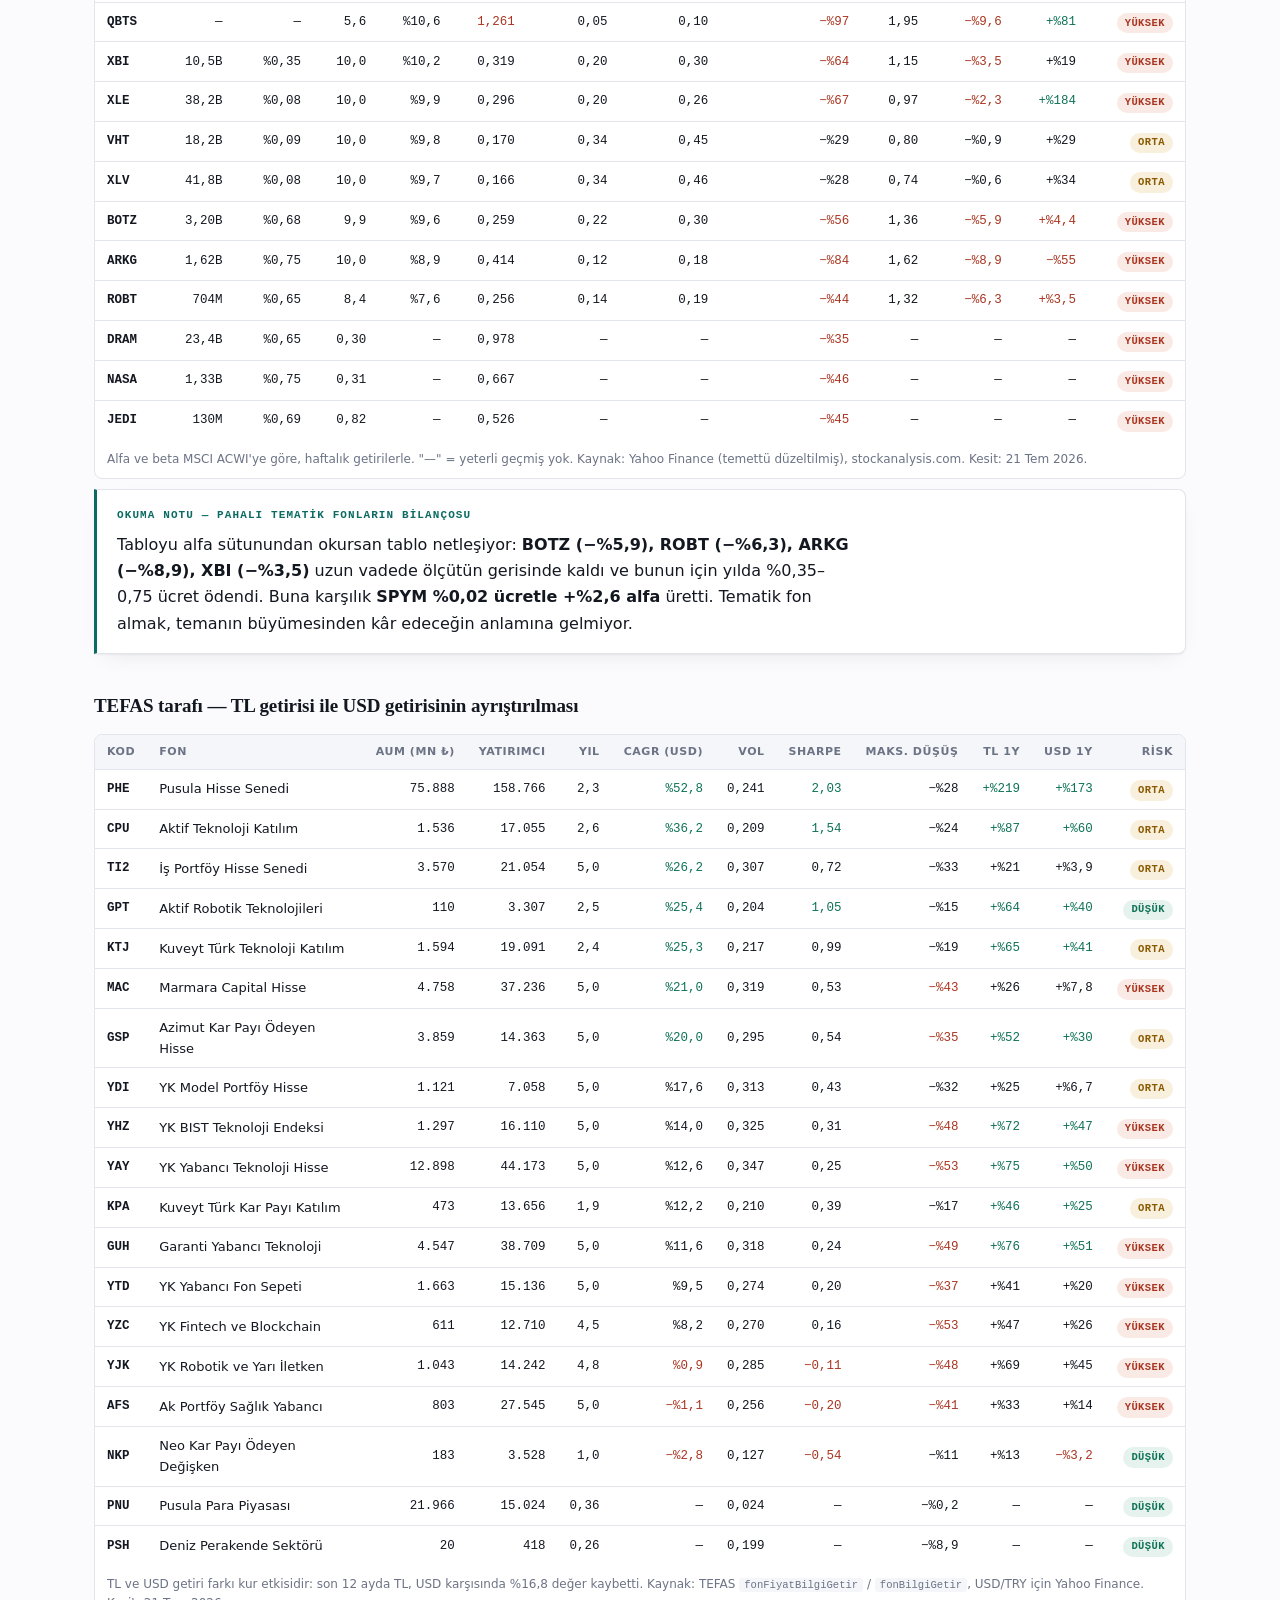
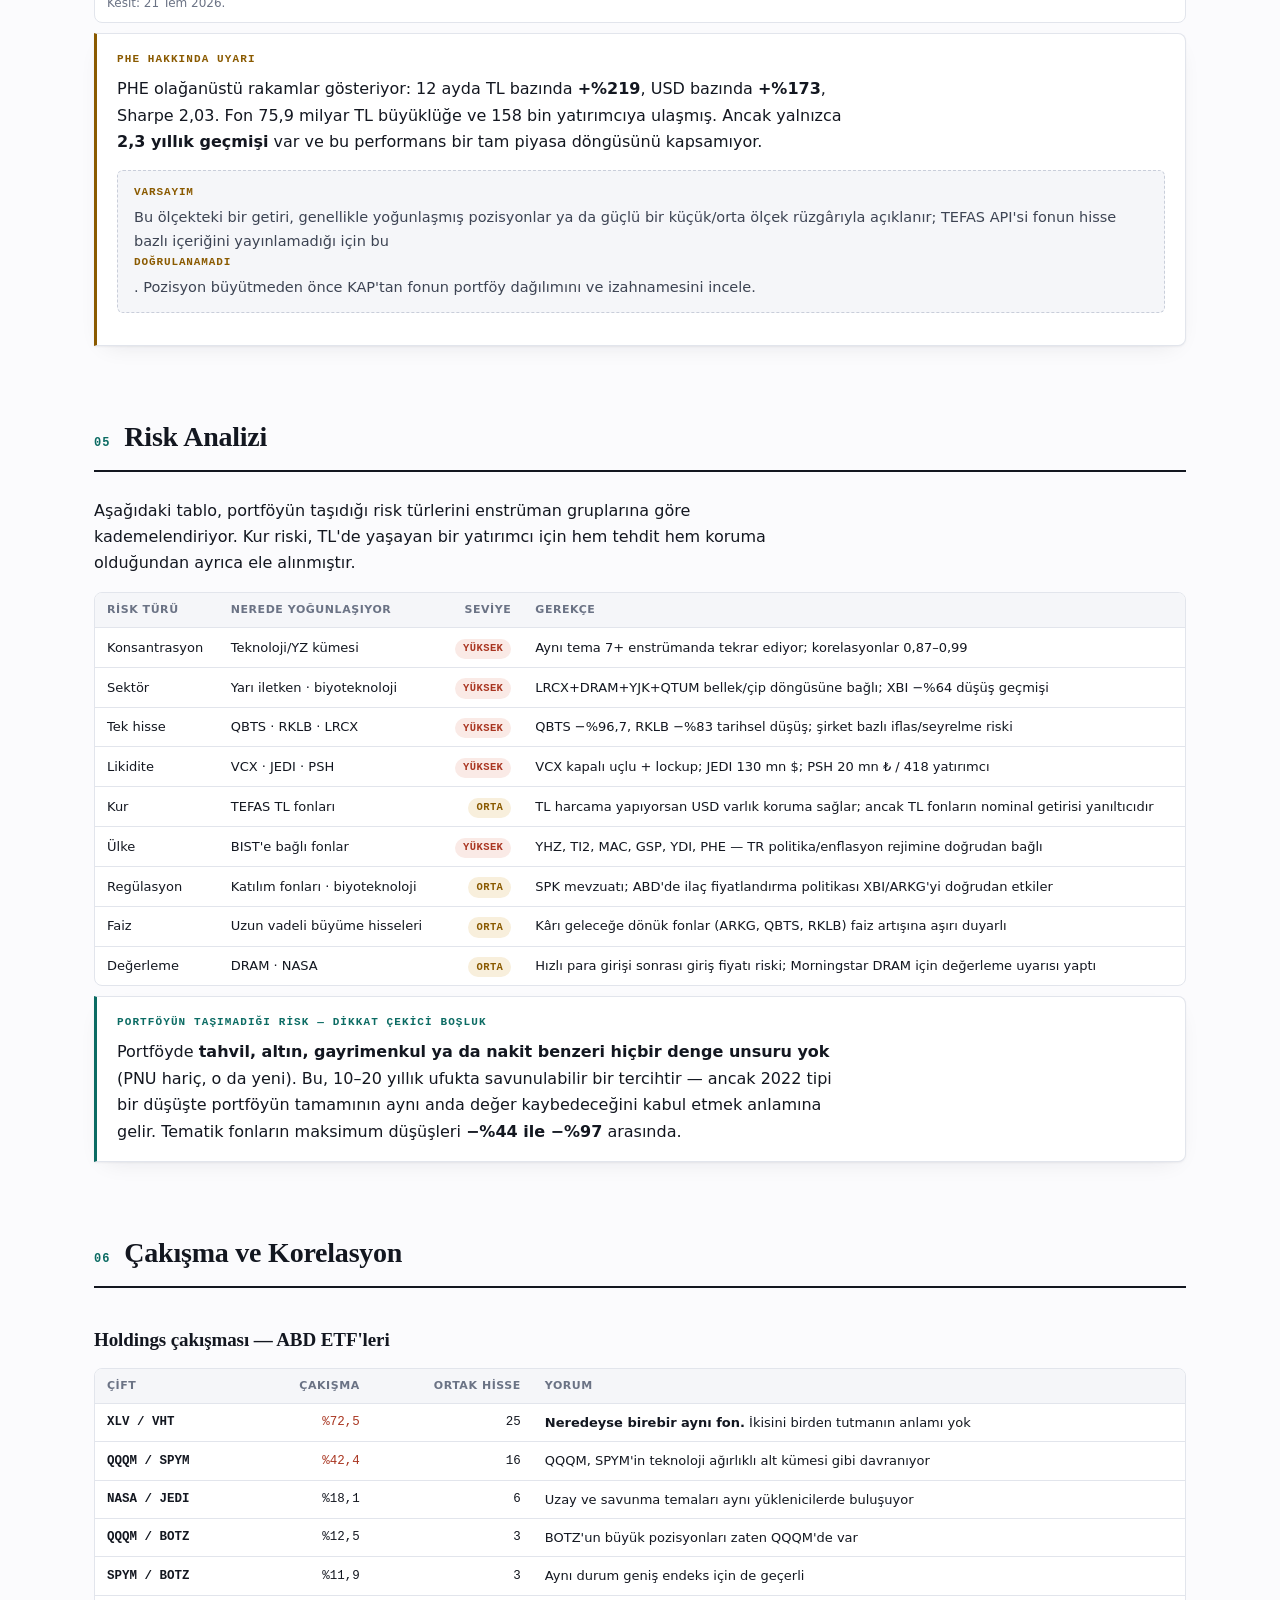
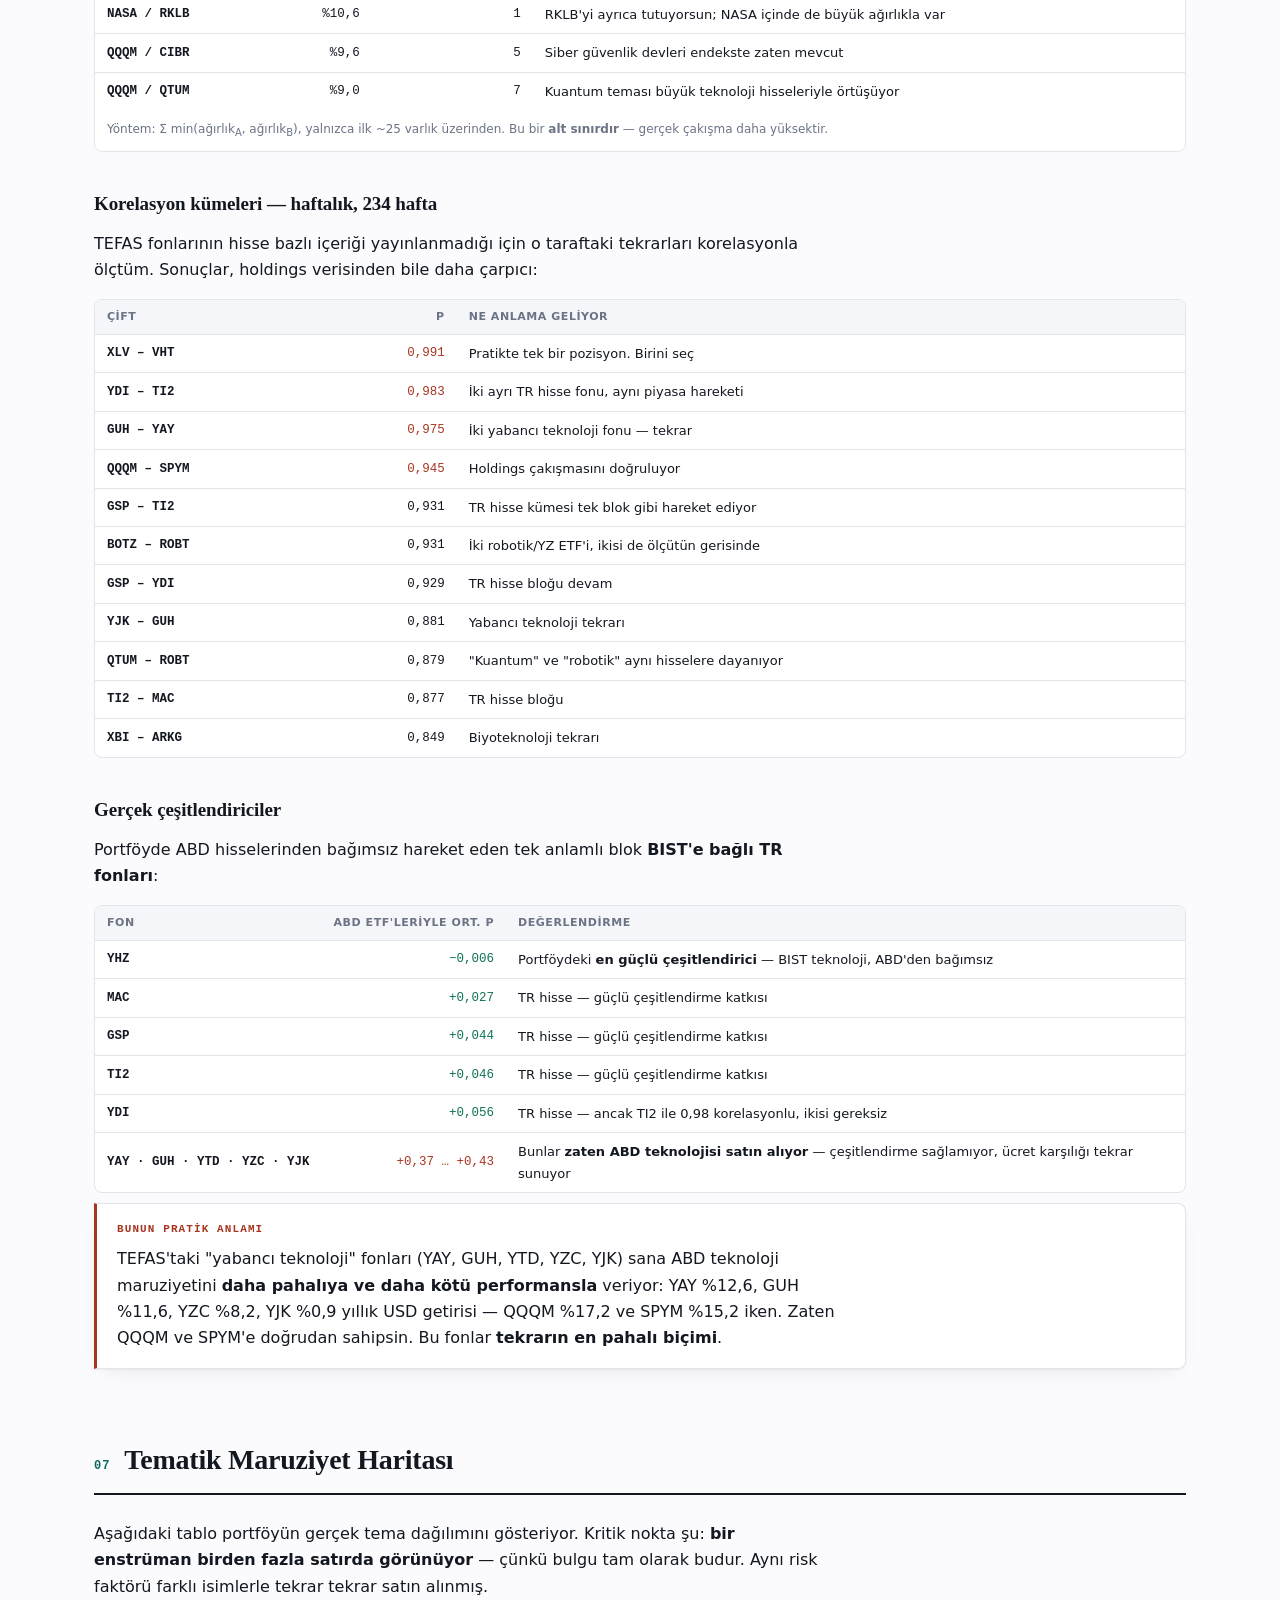
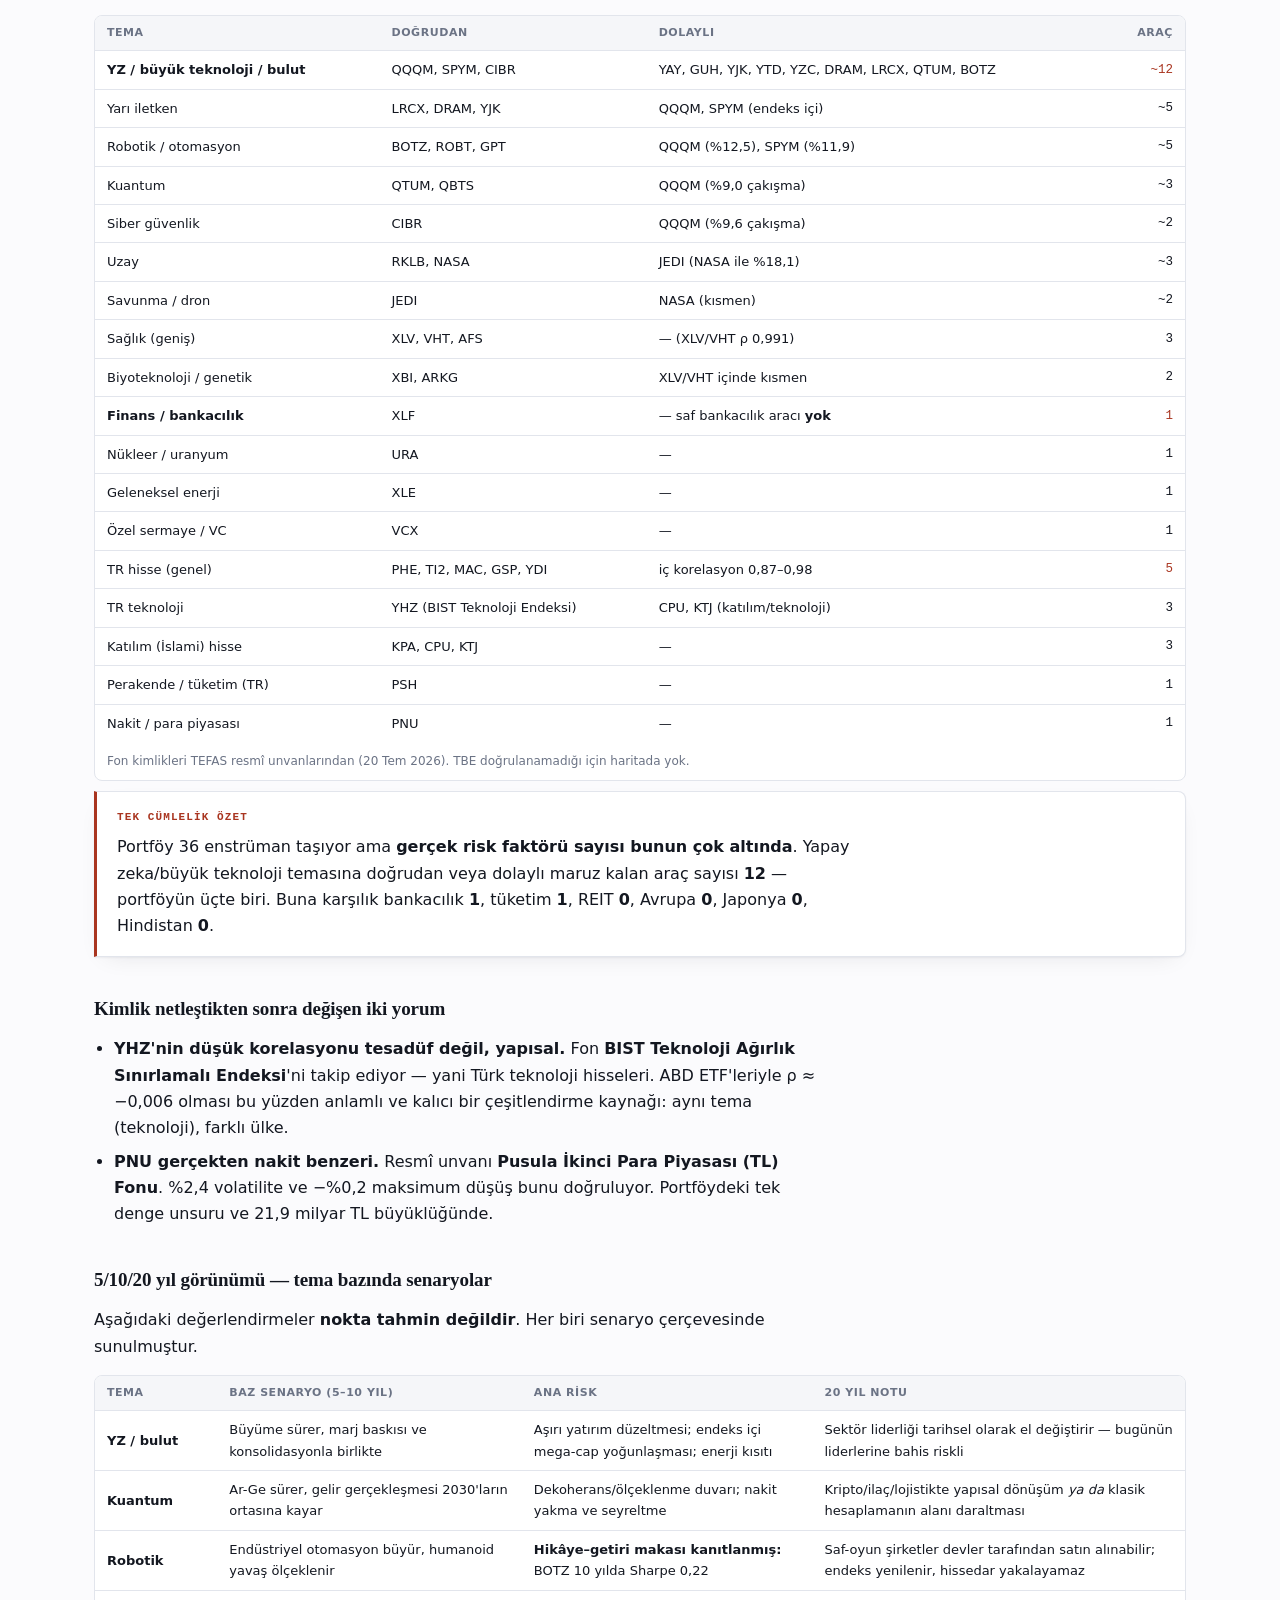
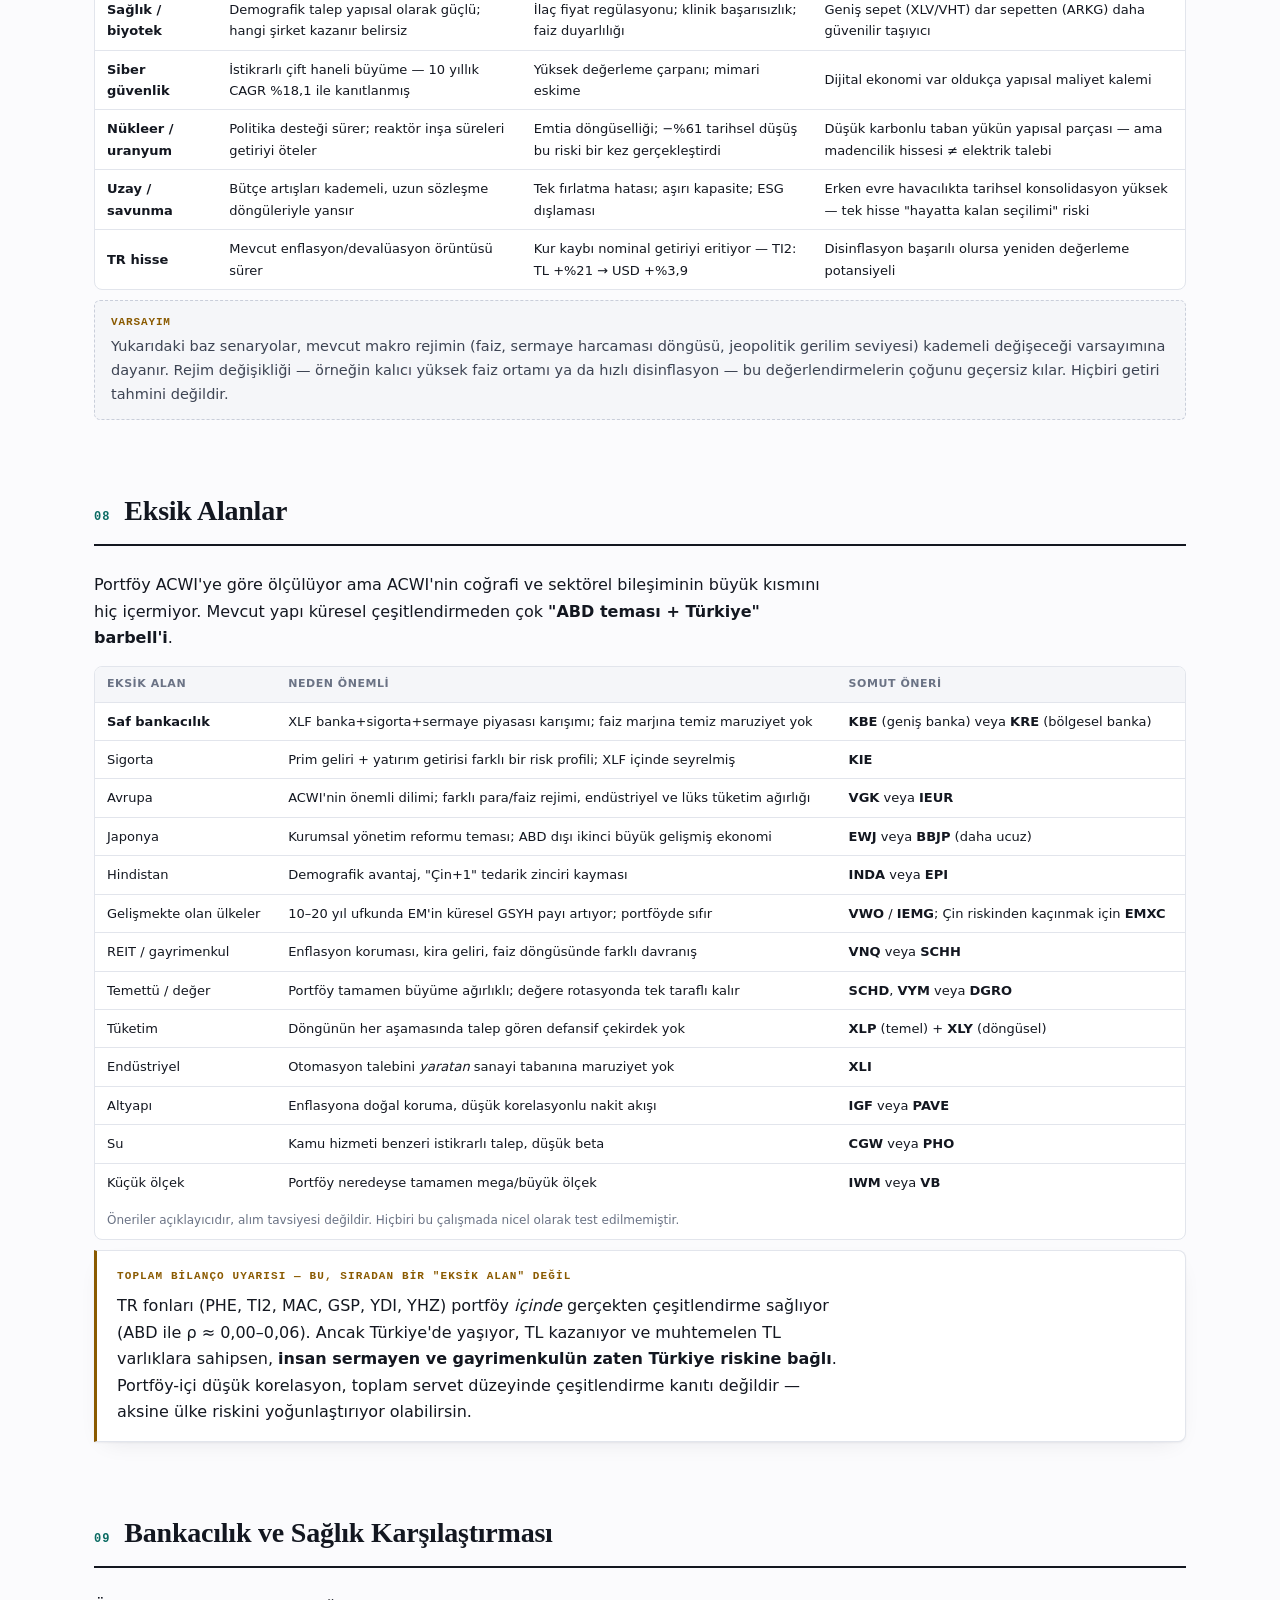
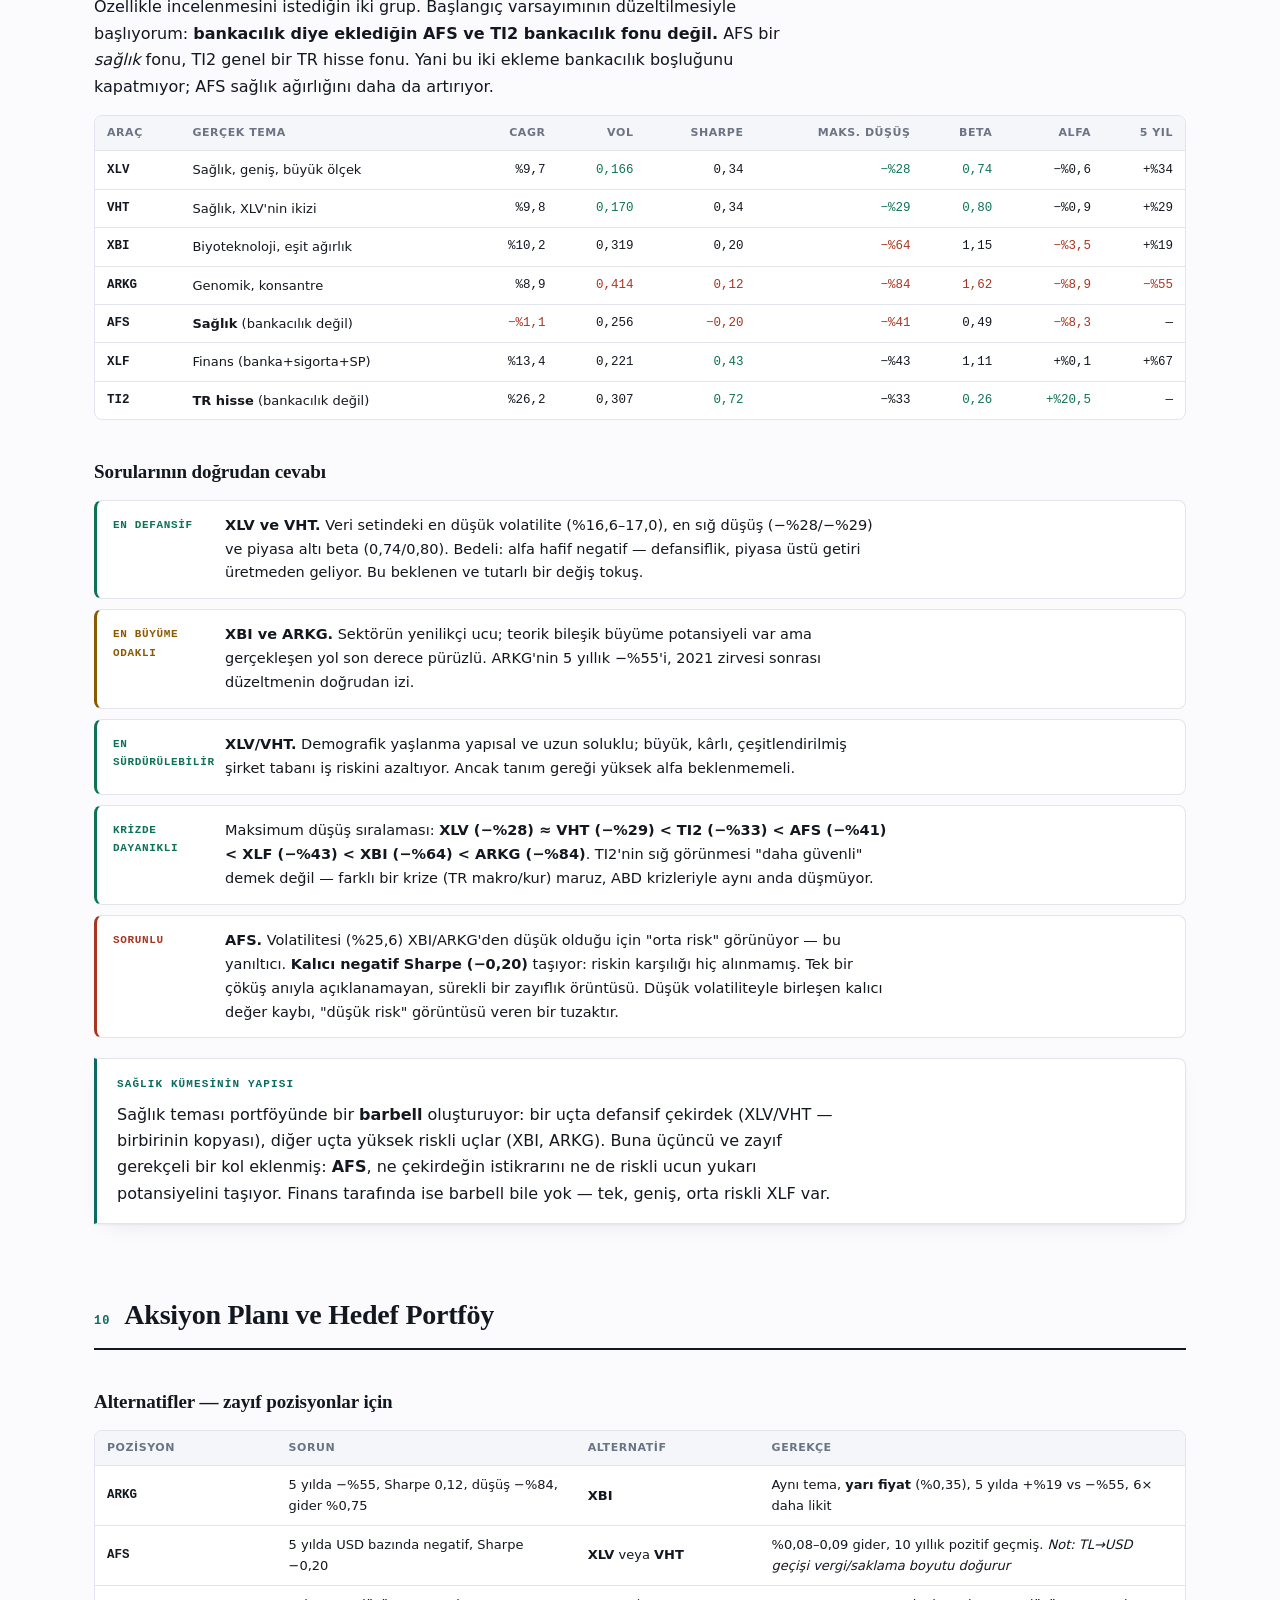
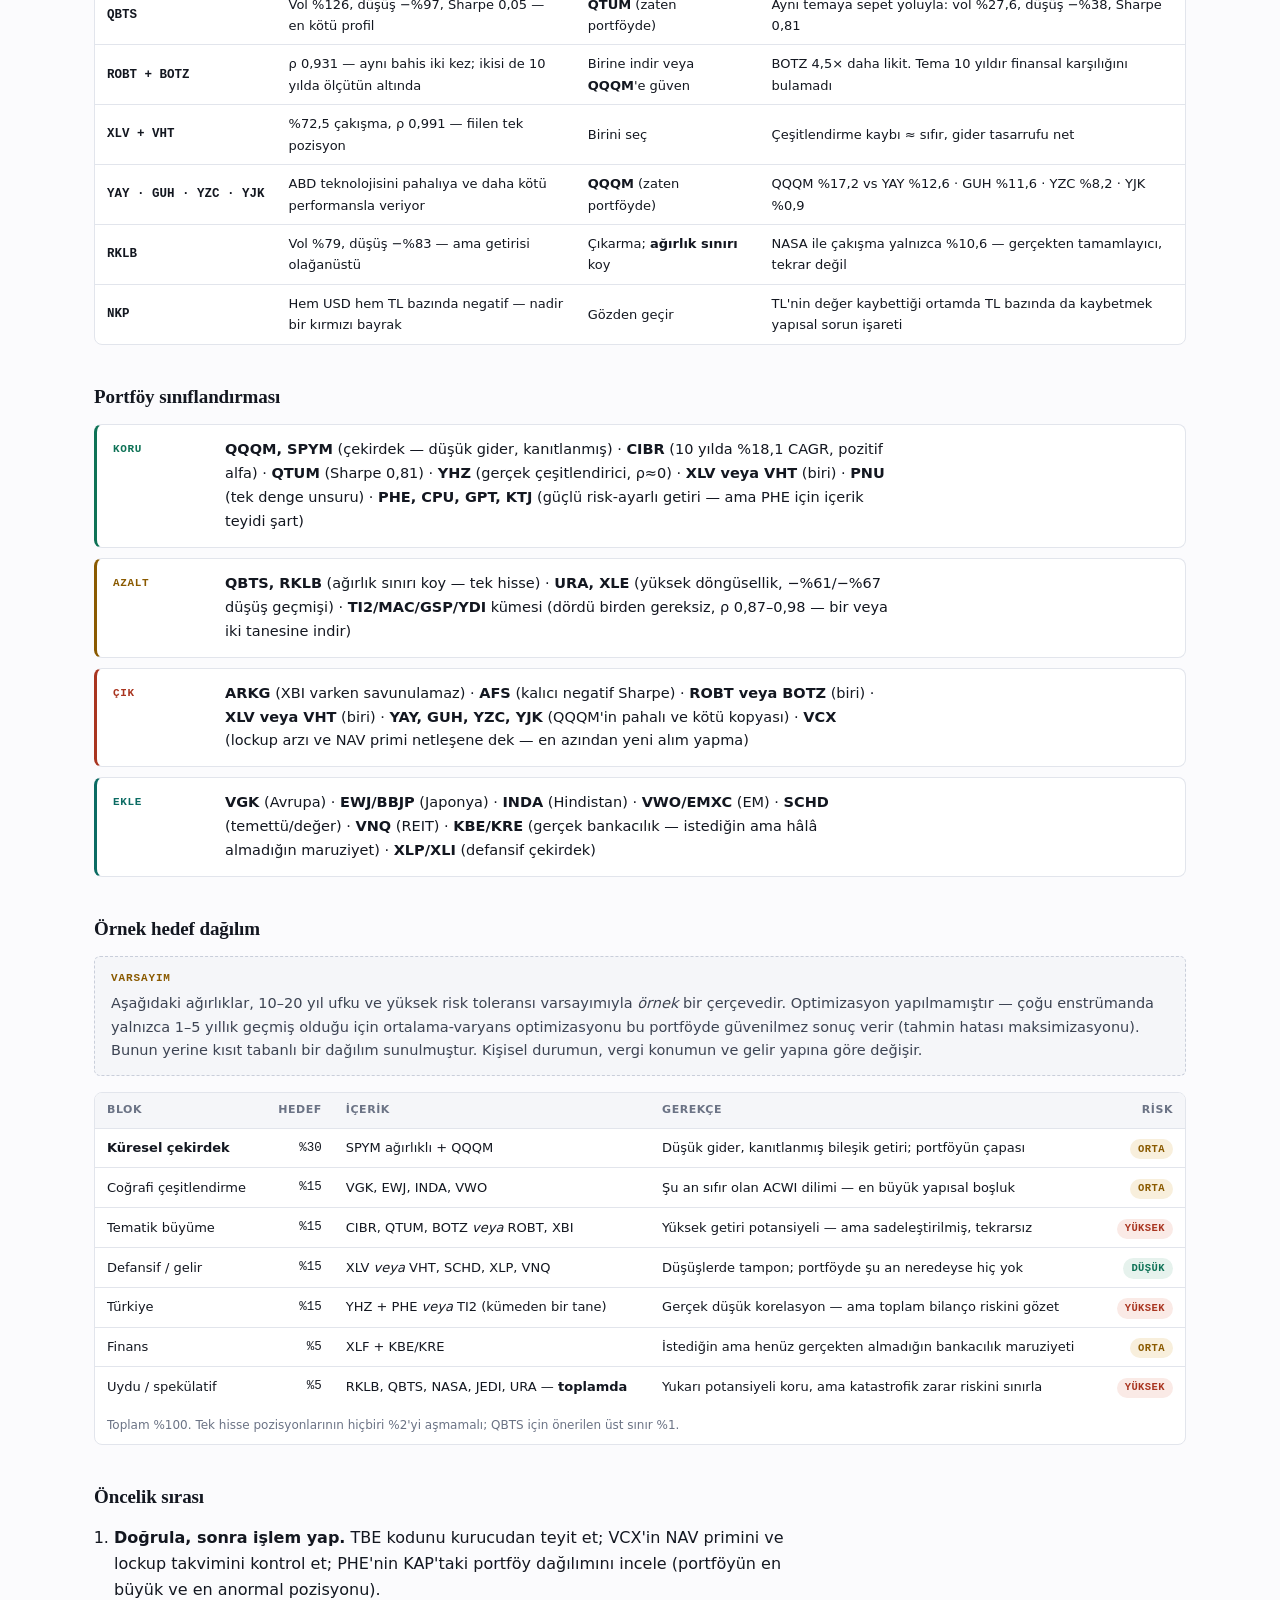
<file: site/rapor.html>
<!doctype html>
<html lang="tr">
<head>
<meta charset="utf-8">
<meta name="viewport" content="width=device-width, initial-scale=1">
<title>Portföy Analiz Raporu — Temmuz 2026</title>
<meta name="description" content="36 enstrümanlık TEFAS + ABD ETF portföyünün USD bazlı performans, risk, çakışma ve tematik analizi.">
<link rel="icon" href="data:image/svg+xml,<svg xmlns='http://www.w3.org/2000/svg' viewBox='0 0 100 100'><text y='.9em' font-size='90'>📈</text></svg>">
<style>
  :root {
    --bg: #FBFBFD; --surface: #FFFFFF; --surface-2: #F5F6F9;
    --ink: #131720; --ink-2: #3D4453; --muted: #6B7385;
    --rule: #E2E5EC; --rule-strong: #C9CEDA;
    --accent: #0B6B63; --accent-ink: #FFFFFF; --accent-soft: #E4F0EE;
    --pos: #0E7256; --neg: #A93520; --warn: #8A5A00;
    --pos-bg: #E6F2ED; --neg-bg: #FAEAE6; --warn-bg: #F8EFDC;
    --shadow: 0 1px 2px rgba(19,23,32,.05), 0 8px 24px -12px rgba(19,23,32,.12);
  }
  @media (prefers-color-scheme: dark) {
    :root {
      --bg: #0B0E13; --surface: #121722; --surface-2: #171D29;
      --ink: #E7EAF1; --ink-2: #B9C0CE; --muted: #868FA1;
      --rule: #222A38; --rule-strong: #333D4E;
      --accent: #46C9BC; --accent-ink: #06231F; --accent-soft: #10302E;
      --pos: #4FD198; --neg: #FF8E72; --warn: #EDB544;
      --pos-bg: #102A22; --neg-bg: #2E1712; --warn-bg: #2B2110;
      --shadow: 0 1px 2px rgba(0,0,0,.4), 0 8px 24px -12px rgba(0,0,0,.6);
    }
  }
  :root[data-theme="dark"] {
    --bg: #0B0E13; --surface: #121722; --surface-2: #171D29;
    --ink: #E7EAF1; --ink-2: #B9C0CE; --muted: #868FA1;
    --rule: #222A38; --rule-strong: #333D4E;
    --accent: #46C9BC; --accent-ink: #06231F; --accent-soft: #10302E;
    --pos: #4FD198; --neg: #FF8E72; --warn: #EDB544;
    --pos-bg: #102A22; --neg-bg: #2E1712; --warn-bg: #2B2110;
    --shadow: 0 1px 2px rgba(0,0,0,.4), 0 8px 24px -12px rgba(0,0,0,.6);
  }
  :root[data-theme="light"] {
    --bg: #FBFBFD; --surface: #FFFFFF; --surface-2: #F5F6F9;
    --ink: #131720; --ink-2: #3D4453; --muted: #6B7385;
    --rule: #E2E5EC; --rule-strong: #C9CEDA;
    --accent: #0B6B63; --accent-ink: #FFFFFF; --accent-soft: #E4F0EE;
    --pos: #0E7256; --neg: #A93520; --warn: #8A5A00;
    --pos-bg: #E6F2ED; --neg-bg: #FAEAE6; --warn-bg: #F8EFDC;
    --shadow: 0 1px 2px rgba(19,23,32,.05), 0 8px 24px -12px rgba(19,23,32,.12);
  }

  /* Tipografi jetonları temadan bağımsızdır; her iki temada da aynı kalır. */
  :root {
    --serif: ui-serif, "Iowan Old Style", "Palatino Linotype", Palatino, Georgia, serif;
    --sans: system-ui, -apple-system, "Segoe UI", Roboto, "Helvetica Neue", sans-serif;
    --mono: ui-monospace, "SF Mono", SFMono-Regular, Menlo, Consolas, monospace;
  }

  * { box-sizing: border-box; }

  body {
    margin: 0; background: var(--bg); color: var(--ink);
    font-family: system-ui, -apple-system, "Segoe UI", Roboto, "Helvetica Neue", sans-serif;
    font-size: 16px; line-height: 1.65;
    -webkit-font-smoothing: antialiased;
  }

  .wrap { max-width: 1140px; margin: 0 auto; padding: 0 24px 96px; }

  /* ---------- masthead ---------- */
  header.mast {
    border-bottom: 1px solid var(--rule-strong);
    padding: 56px 0 28px; margin-bottom: 8px;
  }
  .eyebrow {
    font-family: var(--mono); font-size: 11.5px; letter-spacing: .16em;
    text-transform: uppercase; color: var(--accent); margin: 0 0 18px;
  }
  h1 {
    font-family: ui-serif, "Iowan Old Style", "Palatino Linotype", Palatino, Georgia, serif;
    font-size: clamp(30px, 5vw, 46px); line-height: 1.12; font-weight: 600;
    margin: 0 0 16px; letter-spacing: -.012em; text-wrap: balance;
  }
  .standfirst {
    font-size: 18px; color: var(--ink-2); max-width: 64ch; margin: 0 0 26px;
  }
  .meta-strip {
    display: flex; flex-wrap: wrap; gap: 10px 28px;
    font-family: var(--mono); font-size: 12px; color: var(--muted);
  }
  .meta-strip b { color: var(--ink-2); font-weight: 600; }

  /* ---------- nav ---------- */
  nav.toc {
    position: sticky; top: 0; z-index: 20;
    background: color-mix(in srgb, var(--bg) 92%, transparent);
    backdrop-filter: blur(10px);
    border-bottom: 1px solid var(--rule);
    margin-bottom: 44px; padding: 10px 0;
    overflow-x: auto; -webkit-overflow-scrolling: touch;
  }
  nav.toc ol {
    display: flex; gap: 4px; list-style: none; margin: 0; padding: 0;
    white-space: nowrap;
  }
  nav.toc a {
    display: block; padding: 6px 11px; border-radius: 5px;
    font-family: var(--mono); font-size: 12px; color: var(--muted);
    text-decoration: none; transition: background .15s, color .15s;
  }
  nav.toc a:hover { background: var(--surface-2); color: var(--ink); }
  nav.toc a:focus-visible { outline: 2px solid var(--accent); outline-offset: 1px; }

  /* ---------- sections ---------- */
  section { margin-bottom: 68px; scroll-margin-top: 64px; }
  .sec-head {
    display: flex; align-items: baseline; gap: 14px;
    border-bottom: 2px solid var(--ink); padding-bottom: 10px; margin-bottom: 26px;
  }
  .sec-num {
    font-family: var(--mono); font-size: 12px; color: var(--accent);
    font-weight: 600; letter-spacing: .08em;
  }
  .sec-head h2 {
    font-family: ui-serif, "Iowan Old Style", "Palatino Linotype", Palatino, Georgia, serif;
    font-size: clamp(21px, 3vw, 28px); font-weight: 600; margin: 0;
    letter-spacing: -.008em; text-wrap: balance;
  }
  h3 {
    font-family: ui-serif, "Iowan Old Style", "Palatino Linotype", Palatino, Georgia, serif;
    font-size: 19px; font-weight: 600; margin: 36px 0 12px; letter-spacing: -.005em;
  }
  h4 {
    font-size: 13px; font-weight: 700; margin: 26px 0 10px;
    letter-spacing: .07em; text-transform: uppercase; color: var(--muted);
  }
  p { margin: 0 0 15px; max-width: 72ch; }
  ul, ol.body-list { max-width: 72ch; padding-left: 20px; margin: 0 0 15px; }
  li { margin-bottom: 7px; }
  strong { font-weight: 650; }
  code {
    font-family: var(--mono); font-size: .88em;
    background: var(--surface-2); padding: 1px 5px; border-radius: 3px;
  }

  /* ---------- tables ---------- */
  .scroll { overflow-x: auto; margin: 0 0 10px; border: 1px solid var(--rule); border-radius: 8px; background: var(--surface); }
  table { border-collapse: collapse; width: 100%; font-size: 13px; }
  th, td {
    padding: 8px 12px; text-align: right; white-space: nowrap;
    border-bottom: 1px solid var(--rule);
  }
  th {
    background: var(--surface-2); font-size: 11px; font-weight: 700;
    letter-spacing: .05em; text-transform: uppercase; color: var(--muted);
    position: sticky; top: 0;
  }
  th:first-child, td:first-child { text-align: left; }
  td.l, th.l { text-align: left; white-space: normal; }
  tbody tr:last-child td { border-bottom: none; }
  tbody tr:hover { background: var(--surface-2); }
  .num { font-family: var(--mono); font-variant-numeric: tabular-nums; font-size: 12.5px; }
  .tick { font-family: var(--mono); font-weight: 650; font-size: 12.5px; }
  .pos { color: var(--pos); }
  .neg { color: var(--neg); }
  caption {
    caption-side: bottom; text-align: left; font-size: 12px; color: var(--muted);
    padding: 10px 12px; line-height: 1.5;
  }

  /* ---------- chips ---------- */
  .chip {
    display: inline-block; padding: 1.5px 8px; border-radius: 100px;
    font-family: var(--mono); font-size: 10.5px; font-weight: 650;
    letter-spacing: .04em; text-transform: uppercase;
  }
  .chip-h { background: var(--neg-bg); color: var(--neg); }
  .chip-o { background: var(--warn-bg); color: var(--warn); }
  .chip-d { background: var(--pos-bg); color: var(--pos); }
  .chip-n { background: var(--surface-2); color: var(--muted); }

  /* ---------- callouts ---------- */
  .callout {
    border: 1px solid var(--rule); border-left: 3px solid var(--accent);
    background: var(--surface); border-radius: 0 8px 8px 0;
    padding: 16px 20px; margin: 0 0 18px; box-shadow: var(--shadow);
  }
  .callout.crit { border-left-color: var(--neg); }
  .callout.warn { border-left-color: var(--warn); }
  .callout .ct {
    font-family: var(--mono); font-size: 11px; font-weight: 700;
    letter-spacing: .1em; text-transform: uppercase; margin: 0 0 8px; color: var(--accent);
  }
  .callout.crit .ct { color: var(--neg); }
  .callout.warn .ct { color: var(--warn); }
  .callout p:last-child, .callout ul:last-child { margin-bottom: 0; }

  .assume {
    background: var(--surface-2); border: 1px dashed var(--rule-strong);
    border-radius: 6px; padding: 12px 16px; margin: 0 0 16px;
    font-size: 14.5px; color: var(--ink-2);
  }
  .assume b {
    font-family: var(--mono); font-size: 11px; letter-spacing: .08em;
    text-transform: uppercase; color: var(--warn); display: block; margin-bottom: 4px;
  }

  /* ---------- key figures ---------- */
  .figs { display: grid; grid-template-columns: repeat(auto-fit, minmax(168px, 1fr)); gap: 12px; margin: 0 0 26px; }
  .fig {
    background: var(--surface); border: 1px solid var(--rule);
    border-radius: 8px; padding: 14px 16px;
  }
  .fig .k {
    font-family: var(--mono); font-size: 10.5px; letter-spacing: .08em;
    text-transform: uppercase; color: var(--muted); margin-bottom: 6px;
  }
  .fig .v {
    font-family: var(--mono); font-variant-numeric: tabular-nums;
    font-size: 25px; font-weight: 600; line-height: 1.1; letter-spacing: -.02em;
  }
  .fig .s { font-size: 12px; color: var(--muted); margin-top: 4px; }

  /* ---------- verdict rows ---------- */
  .verdict { display: grid; gap: 10px; margin: 0 0 20px; }
  .vrow {
    display: grid; grid-template-columns: 96px 1fr; gap: 16px; align-items: start;
    background: var(--surface); border: 1px solid var(--rule);
    border-radius: 8px; padding: 13px 16px;
  }
  .vrow .vlabel {
    font-family: var(--mono); font-size: 11px; font-weight: 700;
    letter-spacing: .06em; text-transform: uppercase; padding-top: 2px;
  }
  .vrow p { margin: 0; font-size: 14.5px; }
  .v-sell { border-left: 3px solid var(--neg); } .v-sell .vlabel { color: var(--neg); }
  .v-trim { border-left: 3px solid var(--warn); } .v-trim .vlabel { color: var(--warn); }
  .v-keep { border-left: 3px solid var(--pos); } .v-keep .vlabel { color: var(--pos); }
  .v-add  { border-left: 3px solid var(--accent); } .v-add .vlabel { color: var(--accent); }

  footer.end {
    border-top: 1px solid var(--rule-strong); padding-top: 24px; margin-top: 72px;
    font-size: 13px; color: var(--muted); max-width: 78ch;
  }

  @media (max-width: 620px) {
    .wrap { padding: 0 16px 64px; }
    .vrow { grid-template-columns: 1fr; gap: 6px; }
  }
  @media (prefers-reduced-motion: reduce) {
    * { animation: none !important; transition: none !important; }
  }

  .btn {
    border: 1px solid var(--accent); background: var(--accent); color: var(--accent-ink);
    border-radius: 7px; padding: 8px 15px; font-weight: 600; font-size: 13.5px;
  }
  .btn:hover { filter: brightness(1.08); }
  .btn.ghost { background: var(--surface); color: var(--ink); border-color: var(--rule-strong); }
  .btn.ghost:hover { background: var(--surface-2); }

  .sitenav { border-bottom: 1px solid var(--rule-strong); background: var(--surface); }
  .sitenav-in {
    max-width: 1140px; margin: 0 auto; padding: 9px 24px;
    display: flex; gap: 5px; flex-wrap: wrap; align-items: center; overflow-x: auto;
  }
  .sitenav-item {
    font-family: var(--mono); font-size: 11.5px; letter-spacing: .01em;
    padding: 6px 12px; border-radius: 100px; white-space: nowrap;
    color: var(--muted); text-decoration: none; border: 1px solid transparent;
  }
  .sitenav-item:hover { background: var(--surface-2); color: var(--ink); }
  .sitenav-item.active { background: var(--accent-soft); color: var(--accent); border-color: var(--accent); font-weight: 650; }
</style>
</head>
<body>

<nav class="sitenav">
  <div class="sitenav-in">
    <a href="index.html" class="sitenav-item">Araç</a>
    <a href="ozet.html" class="sitenav-item">Günlük Özet</a>
    <a href="rehber.html" class="sitenav-item">Kavram Rehberi</a>
    <a href="rapor.html" class="sitenav-item active">Analiz Raporu</a>
  </div>
</nav>

<div class="wrap">

<header class="mast">
  <p class="eyebrow">Yatırım Araştırma Raporu · Bağımsız Analiz</p>
  <h1>Küresel Büyüme Portföyü: Kimlik, Risk ve Çakışma Analizi</h1>
  <p class="standfirst">
    36 enstrümanlık mevcut ve planlanan portföyün TEFAS ve Yahoo Finance birincil
    verileriyle yeniden inşa edilmiş, USD bazlı performans ve konsantrasyon incelemesi.
    10–20 yıllık yatırım ufku için hazırlanmıştır.
  </p>
  <div class="meta-strip">
    <span>Veri kesiti: <b>21 Temmuz 2026</b> (bu rapor sabit, güncellenmiyor)</span>
    <span>Baz para birimi: <b>USD</b></span>
    <span>Ölçüt: <b>MSCI ACWI</b></span>
    <span>USD/TRY: <b>47,20</b></span>
    <span>Kaynaklar: <b>TEFAS API · Yahoo Finance · stockanalysis.com</b></span>
  </div>
</header>

<nav class="toc" aria-label="Bölümler">
  <ol>
    <li><a href="#s1">01 Yönetici Özeti</a></li>
    <li><a href="#s2">02 Metodoloji</a></li>
    <li><a href="#s3">03 Kimlik Doğrulama</a></li>
    <li><a href="#s4">04 Performans</a></li>
    <li><a href="#s5">05 Risk</a></li>
    <li><a href="#s6">06 Çakışma &amp; Korelasyon</a></li>
    <li><a href="#s7">07 Tematik Harita</a></li>
    <li><a href="#s8">08 Eksik Alanlar</a></li>
    <li><a href="#s9">09 Bankacılık &amp; Sağlık</a></li>
    <li><a href="#s10">10 Aksiyon Planı</a></li>
  </ol>
</nav>

<!-- ============ 1 ============ -->
<section id="s1">
  <div class="sec-head"><span class="sec-num">01</span><h2>Yönetici Özeti</h2></div>

  <div class="figs">
    <div class="fig"><div class="k">İncelenen enstrüman</div><div class="v">36</div><div class="s">19 TEFAS · 17 ABD</div></div>
    <div class="fig"><div class="k">Kimlik hatası</div><div class="v neg">6</div><div class="s">yanlış sınıflandırma</div></div>
    <div class="fig"><div class="k">En yüksek çakışma</div><div class="v neg">%72,5</div><div class="s">XLV / VHT</div></div>
    <div class="fig"><div class="k">TL'nin kur etkisi</div><div class="v">%16,8</div><div class="s">son 12 ayda</div></div>
  </div>

  <p>
    Portföy, uzun vadeli büyüme niyetiyle kurulmuş ancak <strong>tema tekrarı üzerine inşa
    edilmiş</strong> bir yapı gösteriyor. Ana bulgular:
  </p>

  <div class="callout crit">
    <p class="ct">Kritik bulgu 1 — Üç "ETF" aslında tek hisse</p>
    <p>
      <b>QBTS</b> (D-Wave Quantum), <b>LRCX</b> (Lam Research) ve <b>RKLB</b> (Rocket Lab)
      birer ETF değil, tek tek şirket hisseleridir. Bunlar portföyde ETF gibi
      değerlendirilirse çeşitlendirme yanılsaması doğar: QBTS tek başına
      <b>%126 yıllık volatilite</b> ve <b>−%96,7 tarihsel düşüş</b> taşıyor.
    </p>
  </div>

  <div class="callout crit">
    <p class="ct">Kritik bulgu 2 — VCX bir ETF değil, likidite profili tamamen farklı</p>
    <p>
      <b>VCX</b> = Fundrise Innovation Fund. Halka açık şirketlere değil <b>özel (private)
      teknoloji şirketlerine</b> yatırım yapan kapalı uçlu bir fondur. 19 Mart 2026'da NYSE'ye
      kote oldu. Kapalı uçlu yapısı nedeniyle <b>NAV'a prim/iskonto</b> ile işlem görür ve
      ETF'lerdeki gibi arbitrajla fiyatı hizalayan yaratma/itfa mekanizması yoktur.
      Ayrıca <b>19 Eylül 2026'da lockup süresi doluyor</b> — kote öncesi yatırımcıların
      satışa açılması arz baskısı yaratabilir.
    </p>
  </div>

  <div class="callout crit">
    <p class="ct">Kritik bulgu 3 — Bankacılık diye eklenen iki fon bankacılık fonu değil</p>
    <p>
      <b>AFS</b>'yi bankacılık fonu olarak listelemişsin; resmi unvanı
      <b>"Ak Portföy SAĞLIK Sektörü Yabancı Hisse Senedi Fonu"</b>dur.
      <b>TI2</b> ise <b>"İş Portföy Hisse Senedi (TL) Fonu"</b> — bankacılık teması olmayan
      genel bir TR hisse fonudur. Yani <b>bankacılık boşluğun aslında hiç kapanmıyor</b>;
      sağlık ağırlığın ise farkında olmadan artıyor.
    </p>
  </div>

  <div class="callout warn">
    <p class="ct">Kritik bulgu 4 — TBE kodu doğrulanamadı</p>
    <p>
      <b>TBE</b>, TEFAS'ın 1.038 menkul kıymet yatırım fonu ve 309 emeklilik fonu listesinin
      <b>hiçbirinde bulunamadı</b>; web araştırmasında da bir eşleşme doğrulanamadı.
      Satın almadan önce kodu kurucu şirketten teyit et. <b>Veri yok</b> — bu rapora dahil edilmedi.
    </p>
  </div>

  <div class="callout">
    <p class="ct">Kritik bulgu 5 — Aynı temayı defalarca satın alıyorsun</p>
    <p>
      Yapay zeka/robotik teması portföyde en az <b>7 ayrı enstrümanla</b> tekrar ediyor
      (BOTZ, ROBT, QTUM, GPT, YJK, KTJ, CPU). BOTZ–ROBT korelasyonu <b>0,93</b>,
      XLV–VHT <b>0,99</b>, GUH–YAY <b>0,98</b>, YDI–TI2 <b>0,98</b>.
      Bu, çeşitlendirme değil <b>aynı riskin farklı isimlerle çoğaltılmasıdır</b>.
    </p>
  </div>

  <h3>Öne çıkan performans gerçekleri</h3>
  <ul>
    <li>
      <strong>Tematik ETF'lerin çoğu ölçütü yenemedi.</strong> 10 yıllık pencerede
      BOTZ %9,6, ROBT %7,6, ARKG %8,9 yıllık bileşik getiri üretti — hepsi
      <b>negatif alfa</b> ile. Aynı dönemde SPYM %15,2 ve <b>%0,02 gider oranıyla</b>.
    </li>
    <li>
      <strong>ARKG son 5 yılda −%55.</strong> %0,75 gider oranı ödenerek elde edilen sonuç bu.
    </li>
    <li>
      <strong>AFS 5 yılda USD bazında negatif</strong> (−%1,1 yıllık). Sağlık maruziyeti
      istiyorsan bu fon onu pahalı ve kötü yapıyor.
    </li>
    <li>
      <strong>TL getirileri seni yanıltmasın.</strong> Son 12 ayda TL, USD karşısında
      %16,8 değer kaybetti. YHZ'nin "+%72 TL getirisi" USD bazında +%47'dir;
      TI2'nin "+%21 TL getirisi" ise sadece <b>+%3,9</b>.
    </li>
  </ul>
</section>

<!-- ============ 2 ============ -->
<section id="s2">
  <div class="sec-head"><span class="sec-num">02</span><h2>Metodoloji ve Veri Bütünlüğü</h2></div>

  <p>
    Bu rapordaki her sayı birincil kaynaklardan programatik olarak çekilmiş, elle
    girilmemiştir. Yöntem kararları sonucu doğrudan etkilediği için açıkça yazıyorum.
  </p>

  <h4>Para birimi — neden USD</h4>
  <p>
    TEFAS fonlarının TL cinsi fiyatları günlük USD/TRY ile bölünerek USD'ye çevrildi.
    Gerekçe: TL'nin değer kaybı, fon yöneticisinin becerisi olmadığı halde nominal getiriyi
    şişirir. 10–20 yıllık küresel bir portföyde tek anlamlı ortak payda USD'dir.
    Ayrıştırma şu kimlikle yapıldı:
  </p>
  <p><code>(1 + TL getirisi) = (1 + USD getirisi) × (1 + kur etkisi)</code></p>

  <h4>Beta ve korelasyon — neden haftalık</h4>
  <p>
    TEFAS fon fiyatları gecikmeli açıklanır ve BIST ile NYSE takvimleri örtüşmez.
    Günlük veriyle hesaplanan beta bu yüzden yapay olarak sıfıra yaklaşır
    (<em>eşzamansız işlem yanlılığı</em>). İlk hesaplamada YAY'ın betası günlük veriyle
    0,21 çıkarken haftalık veriyle <b>1,00</b> oldu — fonun gerçek davranışı bu.
    Tüm beta, alfa, izleme hatası ve korelasyon değerleri <b>haftalık (Cuma–Cuma)</b> getirilerle üretildi.
  </p>

  <h4>Kısa geçmişli fonlarda yıllıklandırma yapılmadı</h4>
  <p>
    NASA (0,31 yıl), DRAM (0,30), JEDI (0,82), PNU (0,36) ve PSH (0,26) için CAGR, Sharpe,
    Sortino ve alfa <b>üretilmedi</b>. 74 günlük bir getiriyi yıllıklandırmak
    matematiksel olarak mümkün ama anlamsızdır — ilk denemede DRAM için
    "%805 CAGR" gibi bir sayı çıktı ve bu bilinçli olarak atıldı.
  </p>

  <h4>Risk kademesi nasıl atandı</h4>
  <div class="scroll">
    <table>
      <thead><tr><th class="l">Bileşen</th><th>Düşük</th><th>Orta</th><th>Yüksek</th></tr></thead>
      <tbody>
        <tr><td class="l">Yıllık volatilite</td><td class="num">&lt; %12</td><td class="num">%12–25</td><td class="num">&gt; %25</td></tr>
        <tr><td class="l">Maksimum düşüş</td><td class="num">&gt; −%15</td><td class="num">−%15 … −%35</td><td class="num">&lt; −%35</td></tr>
        <tr><td class="l">Beta (ACWI)</td><td class="num">&lt; 0,70</td><td class="num">0,70–1,30</td><td class="num">&gt; 1,30</td></tr>
      </tbody>
      <caption>Nihai kademe üç bileşenin medyanıdır. İlk 10 pozisyon ağırlığı %60'ı aşarsa bir kademe yükseltilir. Kural tabanlıdır — kanaate bağlı değildir.</caption>
    </table>
  </div>

  <h4>Neyin verisi yok</h4>
  <ul>
    <li><b>TEFAS fonlarının gider oranları</b> — TEFAS genel API'sinde yayınlanmıyor. KAP izahnamelerinden tek tek teyit edilmeli.</li>
    <li><b>TEFAS fonlarının hisse bazlı içerikleri</b> — API'de yok; bu yüzden TEFAS tarafında çakışma <em>holdings</em> ile değil <b>korelasyonla</b> ölçüldü.</li>
    <li><b>TBE</b> — kod doğrulanamadı.</li>
    <li><b>VCX</b> — kapalı uçlu fon olduğu için standart ETF metrikleri (gider oranı, holdings) karşılaştırılabilir biçimde alınamadı.</li>
  </ul>
  <p>
    ETF çakışma yüzdeleri yalnızca <b>ilk ~25 varlık</b> üzerinden hesaplandığı için
    <b>alt sınırdır</b>; gerçek örtüşme daha yüksektir.
  </p>
</section>

<!-- ============ 3 ============ -->
<section id="s3">
  <div class="sec-head"><span class="sec-num">03</span><h2>Kimlik Doğrulama</h2></div>
  <p>
    Analize başlamadan önce her kod birincil kaynaktan doğrulandı. Aşağıdaki tablo,
    senin listendeki etiketle resmî kaydın çeliştiği yerleri gösteriyor.
  </p>

  <div class="scroll">
    <table>
      <thead>
        <tr><th class="l">Kod</th><th class="l">Senin varsayımın</th><th class="l">Doğrulanan kimlik</th><th class="l">Etki</th></tr>
      </thead>
      <tbody>
        <tr>
          <td class="tick">QBTS</td><td class="l">ETF</td>
          <td class="l"><b>D-Wave Quantum Inc.</b> — tek hisse</td>
          <td class="l"><span class="chip chip-h">Yüksek</span> Vol %126, düşüş −%96,7</td>
        </tr>
        <tr>
          <td class="tick">LRCX</td><td class="l">ETF</td>
          <td class="l"><b>Lam Research Corp.</b> — tek hisse</td>
          <td class="l"><span class="chip chip-o">Orta</span> Tek şirket riski</td>
        </tr>
        <tr>
          <td class="tick">RKLB</td><td class="l">ETF</td>
          <td class="l"><b>Rocket Lab Corp.</b> — tek hisse</td>
          <td class="l"><span class="chip chip-h">Yüksek</span> Vol %79, düşüş −%83</td>
        </tr>
        <tr>
          <td class="tick">VCX</td><td class="l">ETF</td>
          <td class="l"><b>Fundrise Innovation Fund</b> — kapalı uçlu, özel şirket fonu</td>
          <td class="l"><span class="chip chip-h">Yüksek</span> NAV primi + lockup arzı</td>
        </tr>
        <tr>
          <td class="tick">AFS</td><td class="l">Bankacılık fonu</td>
          <td class="l"><b>Ak Portföy SAĞLIK Sektörü Yabancı Hisse</b></td>
          <td class="l"><span class="chip chip-h">Yüksek</span> Yanlış sektör</td>
        </tr>
        <tr>
          <td class="tick">TI2</td><td class="l">Bankacılık fonu</td>
          <td class="l"><b>İş Portföy Hisse Senedi (TL)</b> — genel TR hisse</td>
          <td class="l"><span class="chip chip-o">Orta</span> Bankacılık teması yok</td>
        </tr>
        <tr>
          <td class="tick">TBE</td><td class="l">Sağlık fonu</td>
          <td class="l"><b>Bulunamadı</b> — TEFAS YAT/EMK listelerinde yok</td>
          <td class="l"><span class="chip chip-n">Veri yok</span> Teyit gerekli</td>
        </tr>
        <tr>
          <td class="tick">JEDI</td><td class="l">ETF</td>
          <td class="l"><b>Defiance Drone and Modern Warfare ETF</b> (ABD)</td>
          <td class="l"><span class="chip chip-o">Orta</span> Londra'daki JEDI.L farklı üründür</td>
        </tr>
        <tr>
          <td class="tick">XBI</td><td class="l">İki listede birden</td>
          <td class="l"><b>SPDR S&amp;P Biotech</b> — zaten portföyde var</td>
          <td class="l"><span class="chip chip-n">Not</span> Tekrar eklemeye gerek yok</td>
        </tr>
      </tbody>
      <caption>Kaynaklar: TEFAS <code>/api/funds/*</code> (20 Tem 2026), Yahoo Finance meta, stockanalysis.com, SEC/NYSE kayıtları.</caption>
    </table>
  </div>

  <div class="callout warn">
    <p class="ct">Yeni kurulmuş fonlar — geçmişi olmayan üç ETF</p>
    <p>
      <b>NASA</b> (30 Mar 2026), <b>DRAM</b> (2 Nis 2026) ve <b>JEDI</b> (25 Eyl 2025)
      bir yıldan kısa süredir işlem görüyor. Bunlar için güvenilir CAGR, Sharpe veya beta
      üretilemez. DRAM özellikle dikkat çekici: kuruluşundan itibaren <b>~23 milyar dolara</b>
      ulaşarak tarihin en hızlı ETF lansmanı oldu; Morningstar fonun taşıdığı hisselerin
      <b>değerlemesinin pahalı</b> olduğuna dikkat çekti. Hızlı para girişi, iyi bir
      giriş fiyatı anlamına gelmez.
    </p>
  </div>
</section>

<!-- ============ 4 ============ -->
<section id="s4">
  <div class="sec-head"><span class="sec-num">04</span><h2>Performans Panosu</h2></div>

  <h3>ABD tarafı — tüm geçmiş, USD</h3>
  <div class="scroll">
    <table>
      <thead>
        <tr>
          <th class="l">Kod</th><th>AUM</th><th>Gider</th><th>Yıl</th><th>CAGR</th>
          <th>Vol</th><th>Sharpe</th><th>Sortino</th><th>Maks. düşüş</th><th>Beta</th><th>Alfa</th><th>5 yıl</th><th>Risk</th>
        </tr>
      </thead>
      <tbody>
        <tr><td class="tick">LRCX</td><td class="num">—</td><td class="num">—</td><td class="num">10,0</td><td class="num pos">%45,1</td><td class="num">0,457</td><td class="num">0,90</td><td class="num">1,29</td><td class="num neg">−%56</td><td class="num">1,92</td><td class="num pos">+%24,9</td><td class="num pos">+%432</td><td><span class="chip chip-h">Yüksek</span></td></tr>
        <tr><td class="tick">RKLB</td><td class="num">—</td><td class="num">—</td><td class="num">5,7</td><td class="num pos">%41,4</td><td class="num">0,790</td><td class="num">0,47</td><td class="num">0,82</td><td class="num neg">−%83</td><td class="num">2,19</td><td class="num pos">+%19,0</td><td class="num pos">+%542</td><td><span class="chip chip-h">Yüksek</span></td></tr>
        <tr><td class="tick">QTUM</td><td class="num">5,32B</td><td class="num">%0,40</td><td class="num">7,9</td><td class="num pos">%26,3</td><td class="num">0,276</td><td class="num">0,81</td><td class="num">1,11</td><td class="num neg">−%38</td><td class="num">1,30</td><td class="num pos">+%11,7</td><td class="num pos">+%213</td><td><span class="chip chip-h">Yüksek</span></td></tr>
        <tr><td class="tick">CIBR</td><td class="num">14,4B</td><td class="num">%0,58</td><td class="num">10,0</td><td class="num">%18,1</td><td class="num">0,236</td><td class="num">0,60</td><td class="num">0,80</td><td class="num neg">−%34</td><td class="num">1,09</td><td class="num pos">+%4,9</td><td class="num pos">+%91</td><td><span class="chip chip-o">Orta</span></td></tr>
        <tr><td class="tick">QQQM</td><td class="num">97,5B</td><td class="num">%0,15</td><td class="num">5,8</td><td class="num">%17,2</td><td class="num">0,223</td><td class="num">0,59</td><td class="num">0,84</td><td class="num neg">−%35</td><td class="num">1,23</td><td class="num pos">+%1,1</td><td class="num pos">+%103</td><td><span class="chip chip-o">Orta</span></td></tr>
        <tr><td class="tick">SPYM</td><td class="num">157B</td><td class="num">%0,02</td><td class="num">10,0</td><td class="num">%15,2</td><td class="num">0,180</td><td class="num">0,62</td><td class="num">0,75</td><td class="num neg">−%34</td><td class="num">1,02</td><td class="num pos">+%2,6</td><td class="num pos">+%85</td><td><span class="chip chip-o">Orta</span></td></tr>
        <tr><td class="tick">URA</td><td class="num">5,38B</td><td class="num">%0,69</td><td class="num">10,0</td><td class="num">%14,6</td><td class="num">0,380</td><td class="num">0,28</td><td class="num">0,43</td><td class="num neg">−%61</td><td class="num">1,22</td><td class="num">+%0,3</td><td class="num pos">+%148</td><td><span class="chip chip-h">Yüksek</span></td></tr>
        <tr><td class="tick">XLF</td><td class="num">56,3B</td><td class="num">%0,08</td><td class="num">10,0</td><td class="num">%13,4</td><td class="num">0,221</td><td class="num">0,43</td><td class="num">0,54</td><td class="num neg">−%43</td><td class="num">1,11</td><td class="num">+%0,1</td><td class="num pos">+%67</td><td><span class="chip chip-o">Orta</span></td></tr>
        <tr><td class="tick">QBTS</td><td class="num">—</td><td class="num">—</td><td class="num">5,6</td><td class="num">%10,6</td><td class="num neg">1,261</td><td class="num">0,05</td><td class="num">0,10</td><td class="num neg">−%97</td><td class="num">1,95</td><td class="num neg">−%9,6</td><td class="num pos">+%81</td><td><span class="chip chip-h">Yüksek</span></td></tr>
        <tr><td class="tick">XBI</td><td class="num">10,5B</td><td class="num">%0,35</td><td class="num">10,0</td><td class="num">%10,2</td><td class="num">0,319</td><td class="num">0,20</td><td class="num">0,30</td><td class="num neg">−%64</td><td class="num">1,15</td><td class="num neg">−%3,5</td><td class="num">+%19</td><td><span class="chip chip-h">Yüksek</span></td></tr>
        <tr><td class="tick">XLE</td><td class="num">38,2B</td><td class="num">%0,08</td><td class="num">10,0</td><td class="num">%9,9</td><td class="num">0,296</td><td class="num">0,20</td><td class="num">0,26</td><td class="num neg">−%67</td><td class="num">0,97</td><td class="num neg">−%2,3</td><td class="num pos">+%184</td><td><span class="chip chip-h">Yüksek</span></td></tr>
        <tr><td class="tick">VHT</td><td class="num">18,2B</td><td class="num">%0,09</td><td class="num">10,0</td><td class="num">%9,8</td><td class="num">0,170</td><td class="num">0,34</td><td class="num">0,45</td><td class="num">−%29</td><td class="num">0,80</td><td class="num">−%0,9</td><td class="num">+%29</td><td><span class="chip chip-o">Orta</span></td></tr>
        <tr><td class="tick">XLV</td><td class="num">41,8B</td><td class="num">%0,08</td><td class="num">10,0</td><td class="num">%9,7</td><td class="num">0,166</td><td class="num">0,34</td><td class="num">0,46</td><td class="num">−%28</td><td class="num">0,74</td><td class="num">−%0,6</td><td class="num">+%34</td><td><span class="chip chip-o">Orta</span></td></tr>
        <tr><td class="tick">BOTZ</td><td class="num">3,20B</td><td class="num">%0,68</td><td class="num">9,9</td><td class="num">%9,6</td><td class="num">0,259</td><td class="num">0,22</td><td class="num">0,30</td><td class="num neg">−%56</td><td class="num">1,36</td><td class="num neg">−%5,9</td><td class="num neg">+%4,4</td><td><span class="chip chip-h">Yüksek</span></td></tr>
        <tr><td class="tick">ARKG</td><td class="num">1,62B</td><td class="num">%0,75</td><td class="num">10,0</td><td class="num">%8,9</td><td class="num">0,414</td><td class="num">0,12</td><td class="num">0,18</td><td class="num neg">−%84</td><td class="num">1,62</td><td class="num neg">−%8,9</td><td class="num neg">−%55</td><td><span class="chip chip-h">Yüksek</span></td></tr>
        <tr><td class="tick">ROBT</td><td class="num">704M</td><td class="num">%0,65</td><td class="num">8,4</td><td class="num">%7,6</td><td class="num">0,256</td><td class="num">0,14</td><td class="num">0,19</td><td class="num neg">−%44</td><td class="num">1,32</td><td class="num neg">−%6,3</td><td class="num neg">+%3,5</td><td><span class="chip chip-h">Yüksek</span></td></tr>
        <tr><td class="tick">DRAM</td><td class="num">23,4B</td><td class="num">%0,65</td><td class="num">0,30</td><td class="num">—</td><td class="num">0,978</td><td class="num">—</td><td class="num">—</td><td class="num neg">−%35</td><td class="num">—</td><td class="num">—</td><td class="num">—</td><td><span class="chip chip-h">Yüksek</span></td></tr>
        <tr><td class="tick">NASA</td><td class="num">1,33B</td><td class="num">%0,75</td><td class="num">0,31</td><td class="num">—</td><td class="num">0,667</td><td class="num">—</td><td class="num">—</td><td class="num neg">−%46</td><td class="num">—</td><td class="num">—</td><td class="num">—</td><td><span class="chip chip-h">Yüksek</span></td></tr>
        <tr><td class="tick">JEDI</td><td class="num">130M</td><td class="num">%0,69</td><td class="num">0,82</td><td class="num">—</td><td class="num">0,526</td><td class="num">—</td><td class="num">—</td><td class="num neg">−%45</td><td class="num">—</td><td class="num">—</td><td class="num">—</td><td><span class="chip chip-h">Yüksek</span></td></tr>
      </tbody>
      <caption>
        Alfa ve beta MSCI ACWI'ye göre, haftalık getirilerle. "—" = yeterli geçmiş yok.
        Kaynak: Yahoo Finance (temettü düzeltilmiş), stockanalysis.com. Kesit: 21 Tem 2026.
      </caption>
    </table>
  </div>

  <div class="callout">
    <p class="ct">Okuma notu — pahalı tematik fonların bilançosu</p>
    <p>
      Tabloyu alfa sütunundan okursan tablo netleşiyor: <b>BOTZ (−%5,9), ROBT (−%6,3),
      ARKG (−%8,9), XBI (−%3,5)</b> uzun vadede ölçütün gerisinde kaldı ve bunun için
      yılda %0,35–0,75 ücret ödendi. Buna karşılık <b>SPYM %0,02 ücretle +%2,6 alfa</b> üretti.
      Tematik fon almak, temanın büyümesinden kâr edeceğin anlamına gelmiyor.
    </p>
  </div>

  <h3>TEFAS tarafı — TL getirisi ile USD getirisinin ayrıştırılması</h3>
  <div class="scroll">
    <table>
      <thead>
        <tr>
          <th class="l">Kod</th><th class="l">Fon</th><th>AUM (mn ₺)</th><th>Yatırımcı</th>
          <th>Yıl</th><th>CAGR (USD)</th><th>Vol</th><th>Sharpe</th><th>Maks. düşüş</th>
          <th>TL 1y</th><th>USD 1y</th><th>Risk</th>
        </tr>
      </thead>
      <tbody>
        <tr><td class="tick">PHE</td><td class="l">Pusula Hisse Senedi</td><td class="num">75.888</td><td class="num">158.766</td><td class="num">2,3</td><td class="num pos">%52,8</td><td class="num">0,241</td><td class="num pos">2,03</td><td class="num">−%28</td><td class="num pos">+%219</td><td class="num pos">+%173</td><td><span class="chip chip-o">Orta</span></td></tr>
        <tr><td class="tick">CPU</td><td class="l">Aktif Teknoloji Katılım</td><td class="num">1.536</td><td class="num">17.055</td><td class="num">2,6</td><td class="num pos">%36,2</td><td class="num">0,209</td><td class="num pos">1,54</td><td class="num">−%24</td><td class="num pos">+%87</td><td class="num pos">+%60</td><td><span class="chip chip-o">Orta</span></td></tr>
        <tr><td class="tick">TI2</td><td class="l">İş Portföy Hisse Senedi</td><td class="num">3.570</td><td class="num">21.054</td><td class="num">5,0</td><td class="num pos">%26,2</td><td class="num">0,307</td><td class="num">0,72</td><td class="num">−%33</td><td class="num">+%21</td><td class="num">+%3,9</td><td><span class="chip chip-o">Orta</span></td></tr>
        <tr><td class="tick">GPT</td><td class="l">Aktif Robotik Teknolojileri</td><td class="num">110</td><td class="num">3.307</td><td class="num">2,5</td><td class="num pos">%25,4</td><td class="num">0,204</td><td class="num pos">1,05</td><td class="num">−%15</td><td class="num pos">+%64</td><td class="num pos">+%40</td><td><span class="chip chip-d">Düşük</span></td></tr>
        <tr><td class="tick">KTJ</td><td class="l">Kuveyt Türk Teknoloji Katılım</td><td class="num">1.594</td><td class="num">19.091</td><td class="num">2,4</td><td class="num pos">%25,3</td><td class="num">0,217</td><td class="num">0,99</td><td class="num">−%19</td><td class="num pos">+%65</td><td class="num pos">+%41</td><td><span class="chip chip-o">Orta</span></td></tr>
        <tr><td class="tick">MAC</td><td class="l">Marmara Capital Hisse</td><td class="num">4.758</td><td class="num">37.236</td><td class="num">5,0</td><td class="num pos">%21,0</td><td class="num">0,319</td><td class="num">0,53</td><td class="num neg">−%43</td><td class="num">+%26</td><td class="num">+%7,8</td><td><span class="chip chip-h">Yüksek</span></td></tr>
        <tr><td class="tick">GSP</td><td class="l">Azimut Kar Payı Ödeyen Hisse</td><td class="num">3.859</td><td class="num">14.363</td><td class="num">5,0</td><td class="num pos">%20,0</td><td class="num">0,295</td><td class="num">0,54</td><td class="num neg">−%35</td><td class="num pos">+%52</td><td class="num pos">+%30</td><td><span class="chip chip-o">Orta</span></td></tr>
        <tr><td class="tick">YDI</td><td class="l">YK Model Portföy Hisse</td><td class="num">1.121</td><td class="num">7.058</td><td class="num">5,0</td><td class="num">%17,6</td><td class="num">0,313</td><td class="num">0,43</td><td class="num">−%32</td><td class="num">+%25</td><td class="num">+%6,7</td><td><span class="chip chip-o">Orta</span></td></tr>
        <tr><td class="tick">YHZ</td><td class="l">YK BIST Teknoloji Endeksi</td><td class="num">1.297</td><td class="num">16.110</td><td class="num">5,0</td><td class="num">%14,0</td><td class="num">0,325</td><td class="num">0,31</td><td class="num neg">−%48</td><td class="num pos">+%72</td><td class="num pos">+%47</td><td><span class="chip chip-h">Yüksek</span></td></tr>
        <tr><td class="tick">YAY</td><td class="l">YK Yabancı Teknoloji Hisse</td><td class="num">12.898</td><td class="num">44.173</td><td class="num">5,0</td><td class="num">%12,6</td><td class="num">0,347</td><td class="num">0,25</td><td class="num neg">−%53</td><td class="num pos">+%75</td><td class="num pos">+%50</td><td><span class="chip chip-h">Yüksek</span></td></tr>
        <tr><td class="tick">KPA</td><td class="l">Kuveyt Türk Kar Payı Katılım</td><td class="num">473</td><td class="num">13.656</td><td class="num">1,9</td><td class="num">%12,2</td><td class="num">0,210</td><td class="num">0,39</td><td class="num">−%17</td><td class="num pos">+%46</td><td class="num pos">+%25</td><td><span class="chip chip-o">Orta</span></td></tr>
        <tr><td class="tick">GUH</td><td class="l">Garanti Yabancı Teknoloji</td><td class="num">4.547</td><td class="num">38.709</td><td class="num">5,0</td><td class="num">%11,6</td><td class="num">0,318</td><td class="num">0,24</td><td class="num neg">−%49</td><td class="num pos">+%76</td><td class="num pos">+%51</td><td><span class="chip chip-h">Yüksek</span></td></tr>
        <tr><td class="tick">YTD</td><td class="l">YK Yabancı Fon Sepeti</td><td class="num">1.663</td><td class="num">15.136</td><td class="num">5,0</td><td class="num">%9,5</td><td class="num">0,274</td><td class="num">0,20</td><td class="num neg">−%37</td><td class="num">+%41</td><td class="num">+%20</td><td><span class="chip chip-h">Yüksek</span></td></tr>
        <tr><td class="tick">YZC</td><td class="l">YK Fintech ve Blockchain</td><td class="num">611</td><td class="num">12.710</td><td class="num">4,5</td><td class="num">%8,2</td><td class="num">0,270</td><td class="num">0,16</td><td class="num neg">−%53</td><td class="num">+%47</td><td class="num">+%26</td><td><span class="chip chip-h">Yüksek</span></td></tr>
        <tr><td class="tick">YJK</td><td class="l">YK Robotik ve Yarı İletken</td><td class="num">1.043</td><td class="num">14.242</td><td class="num">4,8</td><td class="num neg">%0,9</td><td class="num">0,285</td><td class="num neg">−0,11</td><td class="num neg">−%48</td><td class="num">+%69</td><td class="num">+%45</td><td><span class="chip chip-h">Yüksek</span></td></tr>
        <tr><td class="tick">AFS</td><td class="l">Ak Portföy Sağlık Yabancı</td><td class="num">803</td><td class="num">27.545</td><td class="num">5,0</td><td class="num neg">−%1,1</td><td class="num">0,256</td><td class="num neg">−0,20</td><td class="num neg">−%41</td><td class="num">+%33</td><td class="num">+%14</td><td><span class="chip chip-h">Yüksek</span></td></tr>
        <tr><td class="tick">NKP</td><td class="l">Neo Kar Payı Ödeyen Değişken</td><td class="num">183</td><td class="num">3.528</td><td class="num">1,0</td><td class="num neg">−%2,8</td><td class="num">0,127</td><td class="num neg">−0,54</td><td class="num">−%11</td><td class="num">+%13</td><td class="num neg">−%3,2</td><td><span class="chip chip-d">Düşük</span></td></tr>
        <tr><td class="tick">PNU</td><td class="l">Pusula Para Piyasası</td><td class="num">21.966</td><td class="num">15.024</td><td class="num">0,36</td><td class="num">—</td><td class="num">0,024</td><td class="num">—</td><td class="num">−%0,2</td><td class="num">—</td><td class="num">—</td><td><span class="chip chip-d">Düşük</span></td></tr>
        <tr><td class="tick">PSH</td><td class="l">Deniz Perakende Sektörü</td><td class="num">20</td><td class="num">418</td><td class="num">0,26</td><td class="num">—</td><td class="num">0,199</td><td class="num">—</td><td class="num">−%8,9</td><td class="num">—</td><td class="num">—</td><td><span class="chip chip-d">Düşük</span></td></tr>
      </tbody>
      <caption>
        TL ve USD getiri farkı kur etkisidir: son 12 ayda TL, USD karşısında %16,8 değer kaybetti.
        Kaynak: TEFAS <code>fonFiyatBilgiGetir</code> / <code>fonBilgiGetir</code>, USD/TRY için Yahoo Finance. Kesit: 21 Tem 2026.
      </caption>
    </table>
  </div>

  <div class="callout warn">
    <p class="ct">PHE hakkında uyarı</p>
    <p>
      PHE olağanüstü rakamlar gösteriyor: 12 ayda TL bazında <b>+%219</b>, USD bazında
      <b>+%173</b>, Sharpe 2,03. Fon 75,9 milyar TL büyüklüğe ve 158 bin yatırımcıya
      ulaşmış. Ancak yalnızca <b>2,3 yıllık geçmişi</b> var ve bu performans bir tam
      piyasa döngüsünü kapsamıyor.
    </p>
    <div class="assume" style="margin-top:12px;">
      <b>Varsayım</b>
      Bu ölçekteki bir getiri, genellikle yoğunlaşmış pozisyonlar ya da güçlü bir
      küçük/orta ölçek rüzgârıyla açıklanır; TEFAS API'si fonun hisse bazlı içeriğini
      yayınlamadığı için bu <b>doğrulanamadı</b>. Pozisyon büyütmeden önce KAP'tan
      fonun portföy dağılımını ve izahnamesini incele.
    </div>
  </div>
</section>

<!-- ============ 5 ============ -->
<section id="s5">
  <div class="sec-head"><span class="sec-num">05</span><h2>Risk Analizi</h2></div>

  <p>
    Aşağıdaki tablo, portföyün taşıdığı risk türlerini enstrüman gruplarına göre
    kademelendiriyor. Kur riski, TL'de yaşayan bir yatırımcı için hem tehdit hem koruma
    olduğundan ayrıca ele alınmıştır.
  </p>

  <div class="scroll">
    <table>
      <thead>
        <tr><th class="l">Risk türü</th><th class="l">Nerede yoğunlaşıyor</th><th>Seviye</th><th class="l">Gerekçe</th></tr>
      </thead>
      <tbody>
        <tr>
          <td class="l">Konsantrasyon</td><td class="l">Teknoloji/YZ kümesi</td>
          <td><span class="chip chip-h">Yüksek</span></td>
          <td class="l">Aynı tema 7+ enstrümanda tekrar ediyor; korelasyonlar 0,87–0,99</td>
        </tr>
        <tr>
          <td class="l">Sektör</td><td class="l">Yarı iletken · biyoteknoloji</td>
          <td><span class="chip chip-h">Yüksek</span></td>
          <td class="l">LRCX+DRAM+YJK+QTUM bellek/çip döngüsüne bağlı; XBI −%64 düşüş geçmişi</td>
        </tr>
        <tr>
          <td class="l">Tek hisse</td><td class="l">QBTS · RKLB · LRCX</td>
          <td><span class="chip chip-h">Yüksek</span></td>
          <td class="l">QBTS −%96,7, RKLB −%83 tarihsel düşüş; şirket bazlı iflas/seyrelme riski</td>
        </tr>
        <tr>
          <td class="l">Likidite</td><td class="l">VCX · JEDI · PSH</td>
          <td><span class="chip chip-h">Yüksek</span></td>
          <td class="l">VCX kapalı uçlu + lockup; JEDI 130 mn $; PSH 20 mn ₺ / 418 yatırımcı</td>
        </tr>
        <tr>
          <td class="l">Kur</td><td class="l">TEFAS TL fonları</td>
          <td><span class="chip chip-o">Orta</span></td>
          <td class="l">TL harcama yapıyorsan USD varlık koruma sağlar; ancak TL fonların nominal getirisi yanıltıcıdır</td>
        </tr>
        <tr>
          <td class="l">Ülke</td><td class="l">BIST'e bağlı fonlar</td>
          <td><span class="chip chip-h">Yüksek</span></td>
          <td class="l">YHZ, TI2, MAC, GSP, YDI, PHE — TR politika/enflasyon rejimine doğrudan bağlı</td>
        </tr>
        <tr>
          <td class="l">Regülasyon</td><td class="l">Katılım fonları · biyoteknoloji</td>
          <td><span class="chip chip-o">Orta</span></td>
          <td class="l">SPK mevzuatı; ABD'de ilaç fiyatlandırma politikası XBI/ARKG'yi doğrudan etkiler</td>
        </tr>
        <tr>
          <td class="l">Faiz</td><td class="l">Uzun vadeli büyüme hisseleri</td>
          <td><span class="chip chip-o">Orta</span></td>
          <td class="l">Kârı geleceğe dönük fonlar (ARKG, QBTS, RKLB) faiz artışına aşırı duyarlı</td>
        </tr>
        <tr>
          <td class="l">Değerleme</td><td class="l">DRAM · NASA</td>
          <td><span class="chip chip-o">Orta</span></td>
          <td class="l">Hızlı para girişi sonrası giriş fiyatı riski; Morningstar DRAM için değerleme uyarısı yaptı</td>
        </tr>
      </tbody>
    </table>
  </div>

  <div class="callout">
    <p class="ct">Portföyün taşımadığı risk — dikkat çekici boşluk</p>
    <p>
      Portföyde <b>tahvil, altın, gayrimenkul ya da nakit benzeri hiçbir denge unsuru yok</b>
      (PNU hariç, o da yeni). Bu, 10–20 yıllık ufukta savunulabilir bir tercihtir —
      ancak 2022 tipi bir düşüşte portföyün tamamının aynı anda değer kaybedeceğini
      kabul etmek anlamına gelir. Tematik fonların maksimum düşüşleri
      <b>−%44 ile −%97</b> arasında.
    </p>
  </div>
</section>

<!-- ============ 6 ============ -->
<section id="s6">
  <div class="sec-head"><span class="sec-num">06</span><h2>Çakışma ve Korelasyon</h2></div>

  <h3>Holdings çakışması — ABD ETF'leri</h3>
  <div class="scroll">
    <table>
      <thead><tr><th class="l">Çift</th><th>Çakışma</th><th>Ortak hisse</th><th class="l">Yorum</th></tr></thead>
      <tbody>
        <tr><td class="tick">XLV / VHT</td><td class="num neg">%72,5</td><td class="num">25</td><td class="l"><b>Neredeyse birebir aynı fon.</b> İkisini birden tutmanın anlamı yok</td></tr>
        <tr><td class="tick">QQQM / SPYM</td><td class="num neg">%42,4</td><td class="num">16</td><td class="l">QQQM, SPYM'in teknoloji ağırlıklı alt kümesi gibi davranıyor</td></tr>
        <tr><td class="tick">NASA / JEDI</td><td class="num">%18,1</td><td class="num">6</td><td class="l">Uzay ve savunma temaları aynı yüklenicilerde buluşuyor</td></tr>
        <tr><td class="tick">QQQM / BOTZ</td><td class="num">%12,5</td><td class="num">3</td><td class="l">BOTZ'un büyük pozisyonları zaten QQQM'de var</td></tr>
        <tr><td class="tick">SPYM / BOTZ</td><td class="num">%11,9</td><td class="num">3</td><td class="l">Aynı durum geniş endeks için de geçerli</td></tr>
        <tr><td class="tick">NASA / RKLB</td><td class="num">%10,6</td><td class="num">1</td><td class="l">RKLB'yi ayrıca tutuyorsun; NASA içinde de büyük ağırlıkla var</td></tr>
        <tr><td class="tick">QQQM / CIBR</td><td class="num">%9,6</td><td class="num">5</td><td class="l">Siber güvenlik devleri endekste zaten mevcut</td></tr>
        <tr><td class="tick">QQQM / QTUM</td><td class="num">%9,0</td><td class="num">7</td><td class="l">Kuantum teması büyük teknoloji hisseleriyle örtüşüyor</td></tr>
      </tbody>
      <caption>Yöntem: Σ min(ağırlık<sub>A</sub>, ağırlık<sub>B</sub>), yalnızca ilk ~25 varlık üzerinden. Bu bir <b>alt sınırdır</b> — gerçek çakışma daha yüksektir.</caption>
    </table>
  </div>

  <h3>Korelasyon kümeleri — haftalık, 234 hafta</h3>
  <p>
    TEFAS fonlarının hisse bazlı içeriği yayınlanmadığı için o taraftaki tekrarları
    korelasyonla ölçtüm. Sonuçlar, holdings verisinden bile daha çarpıcı:
  </p>

  <div class="scroll">
    <table>
      <thead><tr><th class="l">Çift</th><th>ρ</th><th class="l">Ne anlama geliyor</th></tr></thead>
      <tbody>
        <tr><td class="tick">XLV – VHT</td><td class="num neg">0,991</td><td class="l">Pratikte tek bir pozisyon. Birini seç</td></tr>
        <tr><td class="tick">YDI – TI2</td><td class="num neg">0,983</td><td class="l">İki ayrı TR hisse fonu, aynı piyasa hareketi</td></tr>
        <tr><td class="tick">GUH – YAY</td><td class="num neg">0,975</td><td class="l">İki yabancı teknoloji fonu — tekrar</td></tr>
        <tr><td class="tick">QQQM – SPYM</td><td class="num neg">0,945</td><td class="l">Holdings çakışmasını doğruluyor</td></tr>
        <tr><td class="tick">GSP – TI2</td><td class="num">0,931</td><td class="l">TR hisse kümesi tek blok gibi hareket ediyor</td></tr>
        <tr><td class="tick">BOTZ – ROBT</td><td class="num">0,931</td><td class="l">İki robotik/YZ ETF'i, ikisi de ölçütün gerisinde</td></tr>
        <tr><td class="tick">GSP – YDI</td><td class="num">0,929</td><td class="l">TR hisse bloğu devam</td></tr>
        <tr><td class="tick">YJK – GUH</td><td class="num">0,881</td><td class="l">Yabancı teknoloji tekrarı</td></tr>
        <tr><td class="tick">QTUM – ROBT</td><td class="num">0,879</td><td class="l">"Kuantum" ve "robotik" aynı hisselere dayanıyor</td></tr>
        <tr><td class="tick">TI2 – MAC</td><td class="num">0,877</td><td class="l">TR hisse bloğu</td></tr>
        <tr><td class="tick">XBI – ARKG</td><td class="num">0,849</td><td class="l">Biyoteknoloji tekrarı</td></tr>
      </tbody>
    </table>
  </div>

  <h3>Gerçek çeşitlendiriciler</h3>
  <p>
    Portföyde ABD hisselerinden bağımsız hareket eden tek anlamlı blok
    <b>BIST'e bağlı TR fonları</b>:
  </p>
  <div class="scroll">
    <table>
      <thead><tr><th class="l">Fon</th><th>ABD ETF'leriyle ort. ρ</th><th class="l">Değerlendirme</th></tr></thead>
      <tbody>
        <tr><td class="tick">YHZ</td><td class="num pos">−0,006</td><td class="l">Portföydeki <b>en güçlü çeşitlendirici</b> — BIST teknoloji, ABD'den bağımsız</td></tr>
        <tr><td class="tick">MAC</td><td class="num pos">+0,027</td><td class="l">TR hisse — güçlü çeşitlendirme katkısı</td></tr>
        <tr><td class="tick">GSP</td><td class="num pos">+0,044</td><td class="l">TR hisse — güçlü çeşitlendirme katkısı</td></tr>
        <tr><td class="tick">TI2</td><td class="num pos">+0,046</td><td class="l">TR hisse — güçlü çeşitlendirme katkısı</td></tr>
        <tr><td class="tick">YDI</td><td class="num pos">+0,056</td><td class="l">TR hisse — ancak TI2 ile 0,98 korelasyonlu, ikisi gereksiz</td></tr>
        <tr><td class="tick">YAY · GUH · YTD · YZC · YJK</td><td class="num neg">+0,37 … +0,43</td><td class="l">Bunlar <b>zaten ABD teknolojisi satın alıyor</b> — çeşitlendirme sağlamıyor, ücret karşılığı tekrar sunuyor</td></tr>
      </tbody>
    </table>
  </div>

  <div class="callout crit">
    <p class="ct">Bunun pratik anlamı</p>
    <p>
      TEFAS'taki "yabancı teknoloji" fonları (YAY, GUH, YTD, YZC, YJK) sana ABD teknoloji
      maruziyetini <b>daha pahalıya ve daha kötü performansla</b> veriyor: YAY %12,6,
      GUH %11,6, YZC %8,2, YJK %0,9 yıllık USD getirisi — QQQM %17,2 ve SPYM %15,2 iken.
      Zaten QQQM ve SPYM'e doğrudan sahipsin. Bu fonlar <b>tekrarın en pahalı biçimi</b>.
    </p>
  </div>
</section>

<!-- ============ 7 ============ -->
<section id="s7">
  <div class="sec-head"><span class="sec-num">07</span><h2>Tematik Maruziyet Haritası</h2></div>

  <p>
    Aşağıdaki tablo portföyün gerçek tema dağılımını gösteriyor. Kritik nokta şu:
    <strong>bir enstrüman birden fazla satırda görünüyor</strong> — çünkü bulgu tam olarak budur.
    Aynı risk faktörü farklı isimlerle tekrar tekrar satın alınmış.
  </p>

  <div class="scroll">
    <table>
      <thead><tr><th class="l">Tema</th><th class="l">Doğrudan</th><th class="l">Dolaylı</th><th>Araç</th></tr></thead>
      <tbody>
        <tr><td class="l"><b>YZ / büyük teknoloji / bulut</b></td><td class="l">QQQM, SPYM, CIBR</td><td class="l">YAY, GUH, YJK, YTD, YZC, DRAM, LRCX, QTUM, BOTZ</td><td class="num neg">~12</td></tr>
        <tr><td class="l">Yarı iletken</td><td class="l">LRCX, DRAM, YJK</td><td class="l">QQQM, SPYM (endeks içi)</td><td class="num">~5</td></tr>
        <tr><td class="l">Robotik / otomasyon</td><td class="l">BOTZ, ROBT, GPT</td><td class="l">QQQM (%12,5), SPYM (%11,9)</td><td class="num">~5</td></tr>
        <tr><td class="l">Kuantum</td><td class="l">QTUM, QBTS</td><td class="l">QQQM (%9,0 çakışma)</td><td class="num">~3</td></tr>
        <tr><td class="l">Siber güvenlik</td><td class="l">CIBR</td><td class="l">QQQM (%9,6 çakışma)</td><td class="num">~2</td></tr>
        <tr><td class="l">Uzay</td><td class="l">RKLB, NASA</td><td class="l">JEDI (NASA ile %18,1)</td><td class="num">~3</td></tr>
        <tr><td class="l">Savunma / dron</td><td class="l">JEDI</td><td class="l">NASA (kısmen)</td><td class="num">~2</td></tr>
        <tr><td class="l">Sağlık (geniş)</td><td class="l">XLV, VHT, AFS</td><td class="l">— (XLV/VHT ρ 0,991)</td><td class="num">3</td></tr>
        <tr><td class="l">Biyoteknoloji / genetik</td><td class="l">XBI, ARKG</td><td class="l">XLV/VHT içinde kısmen</td><td class="num">2</td></tr>
        <tr><td class="l"><b>Finans / bankacılık</b></td><td class="l">XLF</td><td class="l">— saf bankacılık aracı <b>yok</b></td><td class="num neg">1</td></tr>
        <tr><td class="l">Nükleer / uranyum</td><td class="l">URA</td><td class="l">—</td><td class="num">1</td></tr>
        <tr><td class="l">Geleneksel enerji</td><td class="l">XLE</td><td class="l">—</td><td class="num">1</td></tr>
        <tr><td class="l">Özel sermaye / VC</td><td class="l">VCX</td><td class="l">—</td><td class="num">1</td></tr>
        <tr><td class="l">TR hisse (genel)</td><td class="l">PHE, TI2, MAC, GSP, YDI</td><td class="l">iç korelasyon 0,87–0,98</td><td class="num neg">5</td></tr>
        <tr><td class="l">TR teknoloji</td><td class="l">YHZ (BIST Teknoloji Endeksi)</td><td class="l">CPU, KTJ (katılım/teknoloji)</td><td class="num">3</td></tr>
        <tr><td class="l">Katılım (İslami) hisse</td><td class="l">KPA, CPU, KTJ</td><td class="l">—</td><td class="num">3</td></tr>
        <tr><td class="l">Perakende / tüketim (TR)</td><td class="l">PSH</td><td class="l">—</td><td class="num">1</td></tr>
        <tr><td class="l">Nakit / para piyasası</td><td class="l">PNU</td><td class="l">—</td><td class="num">1</td></tr>
      </tbody>
      <caption>Fon kimlikleri TEFAS resmî unvanlarından (20 Tem 2026). TBE doğrulanamadığı için haritada yok.</caption>
    </table>
  </div>

  <div class="callout crit">
    <p class="ct">Tek cümlelik özet</p>
    <p>
      Portföy 36 enstrüman taşıyor ama <b>gerçek risk faktörü sayısı bunun çok altında</b>.
      Yapay zeka/büyük teknoloji temasına doğrudan veya dolaylı maruz kalan araç sayısı
      <b>12</b> — portföyün üçte biri. Buna karşılık bankacılık <b>1</b>, tüketim <b>1</b>,
      REIT <b>0</b>, Avrupa <b>0</b>, Japonya <b>0</b>, Hindistan <b>0</b>.
    </p>
  </div>

  <h3>Kimlik netleştikten sonra değişen iki yorum</h3>
  <ul>
    <li>
      <strong>YHZ'nin düşük korelasyonu tesadüf değil, yapısal.</strong> Fon
      <b>BIST Teknoloji Ağırlık Sınırlamalı Endeksi</b>'ni takip ediyor — yani Türk
      teknoloji hisseleri. ABD ETF'leriyle ρ ≈ −0,006 olması bu yüzden anlamlı ve
      kalıcı bir çeşitlendirme kaynağı: aynı tema (teknoloji), farklı ülke.
    </li>
    <li>
      <strong>PNU gerçekten nakit benzeri.</strong> Resmî unvanı
      <b>Pusula İkinci Para Piyasası (TL) Fonu</b>. %2,4 volatilite ve −%0,2 maksimum
      düşüş bunu doğruluyor. Portföydeki tek denge unsuru ve 21,9 milyar TL büyüklüğünde.
    </li>
  </ul>

  <h3>5/10/20 yıl görünümü — tema bazında senaryolar</h3>
  <p>
    Aşağıdaki değerlendirmeler <strong>nokta tahmin değildir</strong>. Her biri senaryo
    çerçevesinde sunulmuştur.
  </p>

  <div class="scroll">
    <table>
      <thead><tr><th class="l">Tema</th><th class="l">Baz senaryo (5–10 yıl)</th><th class="l">Ana risk</th><th class="l">20 yıl notu</th></tr></thead>
      <tbody>
        <tr>
          <td class="l"><b>YZ / bulut</b></td>
          <td class="l">Büyüme sürer, marj baskısı ve konsolidasyonla birlikte</td>
          <td class="l">Aşırı yatırım düzeltmesi; endeks içi mega-cap yoğunlaşması; enerji kısıtı</td>
          <td class="l">Sektör liderliği tarihsel olarak el değiştirir — bugünün liderlerine bahis riskli</td>
        </tr>
        <tr>
          <td class="l"><b>Kuantum</b></td>
          <td class="l">Ar-Ge sürer, gelir gerçekleşmesi 2030'ların ortasına kayar</td>
          <td class="l">Dekoherans/ölçeklenme duvarı; nakit yakma ve seyreltme</td>
          <td class="l">Kripto/ilaç/lojistikte yapısal dönüşüm <em>ya da</em> klasik hesaplamanın alanı daraltması</td>
        </tr>
        <tr>
          <td class="l"><b>Robotik</b></td>
          <td class="l">Endüstriyel otomasyon büyür, humanoid yavaş ölçeklenir</td>
          <td class="l"><b>Hikâye–getiri makası kanıtlanmış:</b> BOTZ 10 yılda Sharpe 0,22</td>
          <td class="l">Saf-oyun şirketler devler tarafından satın alınabilir; endeks yenilenir, hissedar yakalayamaz</td>
        </tr>
        <tr>
          <td class="l"><b>Sağlık / biyotek</b></td>
          <td class="l">Demografik talep yapısal olarak güçlü; hangi şirket kazanır belirsiz</td>
          <td class="l">İlaç fiyat regülasyonu; klinik başarısızlık; faiz duyarlılığı</td>
          <td class="l">Geniş sepet (XLV/VHT) dar sepetten (ARKG) daha güvenilir taşıyıcı</td>
        </tr>
        <tr>
          <td class="l"><b>Siber güvenlik</b></td>
          <td class="l">İstikrarlı çift haneli büyüme — 10 yıllık CAGR %18,1 ile kanıtlanmış</td>
          <td class="l">Yüksek değerleme çarpanı; mimari eskime</td>
          <td class="l">Dijital ekonomi var oldukça yapısal maliyet kalemi</td>
        </tr>
        <tr>
          <td class="l"><b>Nükleer / uranyum</b></td>
          <td class="l">Politika desteği sürer; reaktör inşa süreleri getiriyi öteler</td>
          <td class="l">Emtia döngüselliği; −%61 tarihsel düşüş bu riski bir kez gerçekleştirdi</td>
          <td class="l">Düşük karbonlu taban yükün yapısal parçası — ama madencilik hissesi ≠ elektrik talebi</td>
        </tr>
        <tr>
          <td class="l"><b>Uzay / savunma</b></td>
          <td class="l">Bütçe artışları kademeli, uzun sözleşme döngüleriyle yansır</td>
          <td class="l">Tek fırlatma hatası; aşırı kapasite; ESG dışlaması</td>
          <td class="l">Erken evre havacılıkta tarihsel konsolidasyon yüksek — tek hisse "hayatta kalan seçilimi" riski</td>
        </tr>
        <tr>
          <td class="l"><b>TR hisse</b></td>
          <td class="l">Mevcut enflasyon/devalüasyon örüntüsü sürer</td>
          <td class="l">Kur kaybı nominal getiriyi eritiyor — TI2: TL +%21 → USD +%3,9</td>
          <td class="l">Disinflasyon başarılı olursa yeniden değerleme potansiyeli</td>
        </tr>
      </tbody>
    </table>
  </div>

  <div class="assume">
    <b>Varsayım</b>
    Yukarıdaki baz senaryolar, mevcut makro rejimin (faiz, sermaye harcaması döngüsü,
    jeopolitik gerilim seviyesi) kademeli değişeceği varsayımına dayanır. Rejim değişikliği
    — örneğin kalıcı yüksek faiz ortamı ya da hızlı disinflasyon — bu değerlendirmelerin
    çoğunu geçersiz kılar. Hiçbiri getiri tahmini değildir.
  </div>
</section>

<!-- ============ 8 ============ -->
<section id="s8">
  <div class="sec-head"><span class="sec-num">08</span><h2>Eksik Alanlar</h2></div>

  <p>
    Portföy ACWI'ye göre ölçülüyor ama ACWI'nin coğrafi ve sektörel bileşiminin büyük
    kısmını hiç içermiyor. Mevcut yapı küresel çeşitlendirmeden çok
    <strong>"ABD teması + Türkiye" barbell'i</strong>.
  </p>

  <div class="scroll">
    <table>
      <thead><tr><th class="l">Eksik alan</th><th class="l">Neden önemli</th><th class="l">Somut öneri</th></tr></thead>
      <tbody>
        <tr><td class="l"><b>Saf bankacılık</b></td><td class="l">XLF banka+sigorta+sermaye piyasası karışımı; faiz marjına temiz maruziyet yok</td><td class="l"><b>KBE</b> (geniş banka) veya <b>KRE</b> (bölgesel banka)</td></tr>
        <tr><td class="l">Sigorta</td><td class="l">Prim geliri + yatırım getirisi farklı bir risk profili; XLF içinde seyrelmiş</td><td class="l"><b>KIE</b></td></tr>
        <tr><td class="l">Avrupa</td><td class="l">ACWI'nin önemli dilimi; farklı para/faiz rejimi, endüstriyel ve lüks tüketim ağırlığı</td><td class="l"><b>VGK</b> veya <b>IEUR</b></td></tr>
        <tr><td class="l">Japonya</td><td class="l">Kurumsal yönetim reformu teması; ABD dışı ikinci büyük gelişmiş ekonomi</td><td class="l"><b>EWJ</b> veya <b>BBJP</b> (daha ucuz)</td></tr>
        <tr><td class="l">Hindistan</td><td class="l">Demografik avantaj, "Çin+1" tedarik zinciri kayması</td><td class="l"><b>INDA</b> veya <b>EPI</b></td></tr>
        <tr><td class="l">Gelişmekte olan ülkeler</td><td class="l">10–20 yıl ufkunda EM'in küresel GSYH payı artıyor; portföyde sıfır</td><td class="l"><b>VWO</b> / <b>IEMG</b>; Çin riskinden kaçınmak için <b>EMXC</b></td></tr>
        <tr><td class="l">REIT / gayrimenkul</td><td class="l">Enflasyon koruması, kira geliri, faiz döngüsünde farklı davranış</td><td class="l"><b>VNQ</b> veya <b>SCHH</b></td></tr>
        <tr><td class="l">Temettü / değer</td><td class="l">Portföy tamamen büyüme ağırlıklı; değere rotasyonda tek taraflı kalır</td><td class="l"><b>SCHD</b>, <b>VYM</b> veya <b>DGRO</b></td></tr>
        <tr><td class="l">Tüketim</td><td class="l">Döngünün her aşamasında talep gören defansif çekirdek yok</td><td class="l"><b>XLP</b> (temel) + <b>XLY</b> (döngüsel)</td></tr>
        <tr><td class="l">Endüstriyel</td><td class="l">Otomasyon talebini <em>yaratan</em> sanayi tabanına maruziyet yok</td><td class="l"><b>XLI</b></td></tr>
        <tr><td class="l">Altyapı</td><td class="l">Enflasyona doğal koruma, düşük korelasyonlu nakit akışı</td><td class="l"><b>IGF</b> veya <b>PAVE</b></td></tr>
        <tr><td class="l">Su</td><td class="l">Kamu hizmeti benzeri istikrarlı talep, düşük beta</td><td class="l"><b>CGW</b> veya <b>PHO</b></td></tr>
        <tr><td class="l">Küçük ölçek</td><td class="l">Portföy neredeyse tamamen mega/büyük ölçek</td><td class="l"><b>IWM</b> veya <b>VB</b></td></tr>
      </tbody>
      <caption>Öneriler açıklayıcıdır, alım tavsiyesi değildir. Hiçbiri bu çalışmada nicel olarak test edilmemiştir.</caption>
    </table>
  </div>

  <div class="callout warn">
    <p class="ct">Toplam bilanço uyarısı — bu, sıradan bir "eksik alan" değil</p>
    <p>
      TR fonları (PHE, TI2, MAC, GSP, YDI, YHZ) portföy <em>içinde</em> gerçekten
      çeşitlendirme sağlıyor (ABD ile ρ ≈ 0,00–0,06). Ancak Türkiye'de yaşıyor,
      TL kazanıyor ve muhtemelen TL varlıklara sahipsen, <b>insan sermayen ve
      gayrimenkulün zaten Türkiye riskine bağlı</b>. Portföy-içi düşük korelasyon,
      toplam servet düzeyinde çeşitlendirme kanıtı değildir — aksine ülke riskini
      yoğunlaştırıyor olabilirsin.
    </p>
  </div>
</section>

<!-- ============ 9 ============ -->
<section id="s9">
  <div class="sec-head"><span class="sec-num">09</span><h2>Bankacılık ve Sağlık Karşılaştırması</h2></div>

  <p>
    Özellikle incelenmesini istediğin iki grup. Başlangıç varsayımının düzeltilmesiyle
    başlıyorum: <strong>bankacılık diye eklediğin AFS ve TI2 bankacılık fonu değil.</strong>
    AFS bir <em>sağlık</em> fonu, TI2 genel bir TR hisse fonu. Yani bu iki ekleme
    bankacılık boşluğunu kapatmıyor; AFS sağlık ağırlığını daha da artırıyor.
  </p>

  <div class="scroll">
    <table>
      <thead>
        <tr><th class="l">Araç</th><th class="l">Gerçek tema</th><th>CAGR</th><th>Vol</th><th>Sharpe</th><th>Maks. düşüş</th><th>Beta</th><th>Alfa</th><th>5 yıl</th></tr>
      </thead>
      <tbody>
        <tr><td class="tick">XLV</td><td class="l">Sağlık, geniş, büyük ölçek</td><td class="num">%9,7</td><td class="num pos">0,166</td><td class="num">0,34</td><td class="num pos">−%28</td><td class="num pos">0,74</td><td class="num">−%0,6</td><td class="num">+%34</td></tr>
        <tr><td class="tick">VHT</td><td class="l">Sağlık, XLV'nin ikizi</td><td class="num">%9,8</td><td class="num pos">0,170</td><td class="num">0,34</td><td class="num pos">−%29</td><td class="num pos">0,80</td><td class="num">−%0,9</td><td class="num">+%29</td></tr>
        <tr><td class="tick">XBI</td><td class="l">Biyoteknoloji, eşit ağırlık</td><td class="num">%10,2</td><td class="num">0,319</td><td class="num">0,20</td><td class="num neg">−%64</td><td class="num">1,15</td><td class="num neg">−%3,5</td><td class="num">+%19</td></tr>
        <tr><td class="tick">ARKG</td><td class="l">Genomik, konsantre</td><td class="num">%8,9</td><td class="num neg">0,414</td><td class="num neg">0,12</td><td class="num neg">−%84</td><td class="num neg">1,62</td><td class="num neg">−%8,9</td><td class="num neg">−%55</td></tr>
        <tr><td class="tick">AFS</td><td class="l"><b>Sağlık</b> (bankacılık değil)</td><td class="num neg">−%1,1</td><td class="num">0,256</td><td class="num neg">−0,20</td><td class="num neg">−%41</td><td class="num">0,49</td><td class="num neg">−%8,3</td><td class="num">—</td></tr>
        <tr><td class="tick">XLF</td><td class="l">Finans (banka+sigorta+SP)</td><td class="num">%13,4</td><td class="num">0,221</td><td class="num pos">0,43</td><td class="num">−%43</td><td class="num">1,11</td><td class="num">+%0,1</td><td class="num">+%67</td></tr>
        <tr><td class="tick">TI2</td><td class="l"><b>TR hisse</b> (bankacılık değil)</td><td class="num">%26,2</td><td class="num">0,307</td><td class="num pos">0,72</td><td class="num">−%33</td><td class="num pos">0,26</td><td class="num pos">+%20,5</td><td class="num">—</td></tr>
      </tbody>
    </table>
  </div>

  <h3>Sorularının doğrudan cevabı</h3>

  <div class="verdict">
    <div class="vrow v-keep">
      <div class="vlabel">En defansif</div>
      <p>
        <b>XLV ve VHT.</b> Veri setindeki en düşük volatilite (%16,6–17,0), en sığ düşüş
        (−%28/−%29) ve piyasa altı beta (0,74/0,80). Bedeli: alfa hafif negatif — defansiflik,
        piyasa üstü getiri üretmeden geliyor. Bu beklenen ve tutarlı bir değiş tokuş.
      </p>
    </div>
    <div class="vrow v-trim">
      <div class="vlabel">En büyüme odaklı</div>
      <p>
        <b>XBI ve ARKG.</b> Sektörün yenilikçi ucu; teorik bileşik büyüme potansiyeli var
        ama gerçekleşen yol son derece pürüzlü. ARKG'nin 5 yıllık −%55'i, 2021 zirvesi
        sonrası düzeltmenin doğrudan izi.
      </p>
    </div>
    <div class="vrow v-keep">
      <div class="vlabel">En sürdürülebilir</div>
      <p>
        <b>XLV/VHT.</b> Demografik yaşlanma yapısal ve uzun soluklu; büyük, kârlı,
        çeşitlendirilmiş şirket tabanı iş riskini azaltıyor. Ancak tanım gereği yüksek
        alfa beklenmemeli.
      </p>
    </div>
    <div class="vrow v-keep">
      <div class="vlabel">Krizde dayanıklı</div>
      <p>
        Maksimum düşüş sıralaması: <b>XLV (−%28) ≈ VHT (−%29) &lt; TI2 (−%33) &lt;
        AFS (−%41) &lt; XLF (−%43) &lt; XBI (−%64) &lt; ARKG (−%84)</b>.
        TI2'nin sığ görünmesi "daha güvenli" demek değil — farklı bir krize
        (TR makro/kur) maruz, ABD krizleriyle aynı anda düşmüyor.
      </p>
    </div>
    <div class="vrow v-sell">
      <div class="vlabel">Sorunlu</div>
      <p>
        <b>AFS.</b> Volatilitesi (%25,6) XBI/ARKG'den düşük olduğu için "orta risk"
        görünüyor — bu yanıltıcı. <b>Kalıcı negatif Sharpe (−0,20)</b> taşıyor: riskin
        karşılığı hiç alınmamış. Tek bir çöküş anıyla açıklanamayan, sürekli bir zayıflık
        örüntüsü. Düşük volatiliteyle birleşen kalıcı değer kaybı, "düşük risk" görüntüsü
        veren bir tuzaktır.
      </p>
    </div>
  </div>

  <div class="callout">
    <p class="ct">Sağlık kümesinin yapısı</p>
    <p>
      Sağlık teması portföyünde bir <b>barbell</b> oluşturuyor: bir uçta defansif çekirdek
      (XLV/VHT — birbirinin kopyası), diğer uçta yüksek riskli uçlar (XBI, ARKG).
      Buna üçüncü ve zayıf gerekçeli bir kol eklenmiş: <b>AFS</b>, ne çekirdeğin
      istikrarını ne de riskli ucun yukarı potansiyelini taşıyor.
      Finans tarafında ise barbell bile yok — tek, geniş, orta riskli XLF var.
    </p>
  </div>
</section>

<!-- ============ 10 ============ -->
<section id="s10">
  <div class="sec-head"><span class="sec-num">10</span><h2>Aksiyon Planı ve Hedef Portföy</h2></div>

  <h3>Alternatifler — zayıf pozisyonlar için</h3>
  <div class="scroll">
    <table>
      <thead><tr><th class="l">Pozisyon</th><th class="l">Sorun</th><th class="l">Alternatif</th><th class="l">Gerekçe</th></tr></thead>
      <tbody>
        <tr>
          <td class="tick">ARKG</td>
          <td class="l">5 yılda −%55, Sharpe 0,12, düşüş −%84, gider %0,75</td>
          <td class="l"><b>XBI</b></td>
          <td class="l">Aynı tema, <b>yarı fiyat</b> (%0,35), 5 yılda +%19 vs −%55, 6× daha likit</td>
        </tr>
        <tr>
          <td class="tick">AFS</td>
          <td class="l">5 yılda USD bazında negatif, Sharpe −0,20</td>
          <td class="l"><b>XLV</b> veya <b>VHT</b></td>
          <td class="l">%0,08–0,09 gider, 10 yıllık pozitif geçmiş. <em>Not: TL→USD geçişi vergi/saklama boyutu doğurur</em></td>
        </tr>
        <tr>
          <td class="tick">QBTS</td>
          <td class="l">Vol %126, düşüş −%97, Sharpe 0,05 — en kötü profil</td>
          <td class="l"><b>QTUM</b> (zaten portföyde)</td>
          <td class="l">Aynı temaya sepet yoluyla: vol %27,6, düşüş −%38, Sharpe 0,81</td>
        </tr>
        <tr>
          <td class="tick">ROBT + BOTZ</td>
          <td class="l">ρ 0,931 — aynı bahis iki kez; ikisi de 10 yılda ölçütün altında</td>
          <td class="l">Birine indir veya <b>QQQM</b>'e güven</td>
          <td class="l">BOTZ 4,5× daha likit. Tema 10 yıldır finansal karşılığını bulamadı</td>
        </tr>
        <tr>
          <td class="tick">XLV + VHT</td>
          <td class="l">%72,5 çakışma, ρ 0,991 — fiilen tek pozisyon</td>
          <td class="l">Birini seç</td>
          <td class="l">Çeşitlendirme kaybı ≈ sıfır, gider tasarrufu net</td>
        </tr>
        <tr>
          <td class="tick">YAY · GUH · YZC · YJK</td>
          <td class="l">ABD teknolojisini pahalıya ve daha kötü performansla veriyor</td>
          <td class="l"><b>QQQM</b> (zaten portföyde)</td>
          <td class="l">QQQM %17,2 vs YAY %12,6 · GUH %11,6 · YZC %8,2 · YJK %0,9</td>
        </tr>
        <tr>
          <td class="tick">RKLB</td>
          <td class="l">Vol %79, düşüş −%83 — ama getirisi olağanüstü</td>
          <td class="l">Çıkarma; <b>ağırlık sınırı</b> koy</td>
          <td class="l">NASA ile çakışma yalnızca %10,6 — gerçekten tamamlayıcı, tekrar değil</td>
        </tr>
        <tr>
          <td class="tick">NKP</td>
          <td class="l">Hem USD hem TL bazında negatif — nadir bir kırmızı bayrak</td>
          <td class="l">Gözden geçir</td>
          <td class="l">TL'nin değer kaybettiği ortamda TL bazında da kaybetmek yapısal sorun işareti</td>
        </tr>
      </tbody>
    </table>
  </div>

  <h3>Portföy sınıflandırması</h3>
  <div class="verdict">
    <div class="vrow v-keep">
      <div class="vlabel">Koru</div>
      <p>
        <b>QQQM, SPYM</b> (çekirdek — düşük gider, kanıtlanmış) · <b>CIBR</b> (10 yılda
        %18,1 CAGR, pozitif alfa) · <b>QTUM</b> (Sharpe 0,81) · <b>YHZ</b> (gerçek
        çeşitlendirici, ρ≈0) · <b>XLV veya VHT</b> (biri) · <b>PNU</b> (tek denge unsuru) ·
        <b>PHE, CPU, GPT, KTJ</b> (güçlü risk-ayarlı getiri — ama PHE için içerik teyidi şart)
      </p>
    </div>
    <div class="vrow v-trim">
      <div class="vlabel">Azalt</div>
      <p>
        <b>QBTS, RKLB</b> (ağırlık sınırı koy — tek hisse) · <b>URA, XLE</b> (yüksek
        döngüsellik, −%61/−%67 düşüş geçmişi) · <b>TI2/MAC/GSP/YDI</b> kümesi
        (dördü birden gereksiz, ρ 0,87–0,98 — bir veya iki tanesine indir)
      </p>
    </div>
    <div class="vrow v-sell">
      <div class="vlabel">Çık</div>
      <p>
        <b>ARKG</b> (XBI varken savunulamaz) · <b>AFS</b> (kalıcı negatif Sharpe) ·
        <b>ROBT veya BOTZ</b> (biri) · <b>XLV veya VHT</b> (biri) ·
        <b>YAY, GUH, YZC, YJK</b> (QQQM'in pahalı ve kötü kopyası) ·
        <b>VCX</b> (lockup arzı ve NAV primi netleşene dek — en azından yeni alım yapma)
      </p>
    </div>
    <div class="vrow v-add">
      <div class="vlabel">Ekle</div>
      <p>
        <b>VGK</b> (Avrupa) · <b>EWJ/BBJP</b> (Japonya) · <b>INDA</b> (Hindistan) ·
        <b>VWO/EMXC</b> (EM) · <b>SCHD</b> (temettü/değer) · <b>VNQ</b> (REIT) ·
        <b>KBE/KRE</b> (gerçek bankacılık — istediğin ama hâlâ almadığın maruziyet) ·
        <b>XLP/XLI</b> (defansif çekirdek)
      </p>
    </div>
  </div>

  <h3>Örnek hedef dağılım</h3>
  <div class="assume">
    <b>Varsayım</b>
    Aşağıdaki ağırlıklar, 10–20 yıl ufku ve yüksek risk toleransı varsayımıyla
    <em>örnek</em> bir çerçevedir. Optimizasyon yapılmamıştır — çoğu enstrümanda
    yalnızca 1–5 yıllık geçmiş olduğu için ortalama-varyans optimizasyonu bu portföyde
    güvenilmez sonuç verir (tahmin hatası maksimizasyonu). Bunun yerine kısıt tabanlı
    bir dağılım sunulmuştur. Kişisel durumun, vergi konumun ve gelir yapına göre değişir.
  </div>

  <div class="scroll">
    <table>
      <thead><tr><th class="l">Blok</th><th>Hedef</th><th class="l">İçerik</th><th class="l">Gerekçe</th><th>Risk</th></tr></thead>
      <tbody>
        <tr><td class="l"><b>Küresel çekirdek</b></td><td class="num">%30</td><td class="l">SPYM ağırlıklı + QQQM</td><td class="l">Düşük gider, kanıtlanmış bileşik getiri; portföyün çapası</td><td><span class="chip chip-o">Orta</span></td></tr>
        <tr><td class="l">Coğrafi çeşitlendirme</td><td class="num">%15</td><td class="l">VGK, EWJ, INDA, VWO</td><td class="l">Şu an sıfır olan ACWI dilimi — en büyük yapısal boşluk</td><td><span class="chip chip-o">Orta</span></td></tr>
        <tr><td class="l">Tematik büyüme</td><td class="num">%15</td><td class="l">CIBR, QTUM, BOTZ <em>veya</em> ROBT, XBI</td><td class="l">Yüksek getiri potansiyeli — ama sadeleştirilmiş, tekrarsız</td><td><span class="chip chip-h">Yüksek</span></td></tr>
        <tr><td class="l">Defansif / gelir</td><td class="num">%15</td><td class="l">XLV <em>veya</em> VHT, SCHD, XLP, VNQ</td><td class="l">Düşüşlerde tampon; portföyde şu an neredeyse hiç yok</td><td><span class="chip chip-d">Düşük</span></td></tr>
        <tr><td class="l">Türkiye</td><td class="num">%15</td><td class="l">YHZ + PHE <em>veya</em> TI2 (kümeden bir tane)</td><td class="l">Gerçek düşük korelasyon — ama toplam bilanço riskini gözet</td><td><span class="chip chip-h">Yüksek</span></td></tr>
        <tr><td class="l">Finans</td><td class="num">%5</td><td class="l">XLF + KBE/KRE</td><td class="l">İstediğin ama henüz gerçekten almadığın bankacılık maruziyeti</td><td><span class="chip chip-o">Orta</span></td></tr>
        <tr><td class="l">Uydu / spekülatif</td><td class="num">%5</td><td class="l">RKLB, QBTS, NASA, JEDI, URA — <b>toplamda</b></td><td class="l">Yukarı potansiyeli koru, ama katastrofik zarar riskini sınırla</td><td><span class="chip chip-h">Yüksek</span></td></tr>
      </tbody>
      <caption>Toplam %100. Tek hisse pozisyonlarının hiçbiri %2'yi aşmamalı; QBTS için önerilen üst sınır %1.</caption>
    </table>
  </div>

  <h3>Öncelik sırası</h3>
  <ol class="body-list">
    <li><b>Doğrula, sonra işlem yap.</b> TBE kodunu kurucudan teyit et; VCX'in NAV primini ve lockup takvimini kontrol et; PHE'nin KAP'taki portföy dağılımını incele (portföyün en büyük ve en anormal pozisyonu).</li>
    <li><b>Tekrarları sadeleştir.</b> XLV/VHT, BOTZ/ROBT ve TR hisse kümesinden birer tanesini kapat. Çeşitlendirme kaybı yok, gider tasarrufu var.</li>
    <li><b>İki net zayıflığı kes.</b> ARKG (XBI varken) ve AFS (kalıcı negatif Sharpe).</li>
    <li><b>Pahalı kopyaları bırak.</b> YAY, GUH, YZC, YJK — QQQM'in verdiğini daha kötü veriyorlar.</li>
    <li><b>Boşlukları kapat.</b> Avrupa, Japonya, Hindistan, EM, REIT, temettü ve <em>gerçek</em> bankacılık.</li>
    <li><b>Tek hisselere ağırlık sınırı koy.</b> QBTS ve RKLB'nin yukarı potansiyeli değerli ama −%97/−%83 düşüş geçmişleri pozisyon disiplini olmadan taşınamaz.</li>
  </ol>
</section>

<footer class="end">
  <p>
    <b>Yasal uyarı.</b> Bu belge yalnızca bilgilendirme ve eğitim amaçlıdır; yatırım
    danışmanlığı, aracılık teklifi veya portföy yönetimi hizmeti teşkil etmez.
    Senaryolar olasılık çerçeveleridir, tahmin veya garanti değildir. Geçmiş performans
    gelecekteki sonuçların güvenilir göstergesi değildir. Adı geçen ETF ve fonlar
    açıklayıcı amaçlıdır, alım-satım önerisi değildir. Yatırım kararı öncesi lisanslı
    bir yatırım ve vergi danışmanına başvurulması önerilir.
  </p>
  <p>
    <b>Veri ve yöntem.</b> Fiyat serileri TEFAS resmî API'si ve Yahoo Finance'ten
    21 Temmuz 2026 tarihinde programatik olarak çekilmiştir; künye verileri
    stockanalysis.com'dan, kimlik doğrulamaları SEC/NYSE kayıtları ve kamuya açık
    kaynaklardan teyit edilmiştir. Tüm metrikler USD bazlı ve haftalık getirilerle
    hesaplanmıştır. TEFAS fonlarının gider oranları ve hisse bazlı içerikleri
    kamuya açık API'de yayınlanmadığı için bu rapora dahil edilememiştir.
  </p>
</footer>

</div>
</body>
</html>
</file>
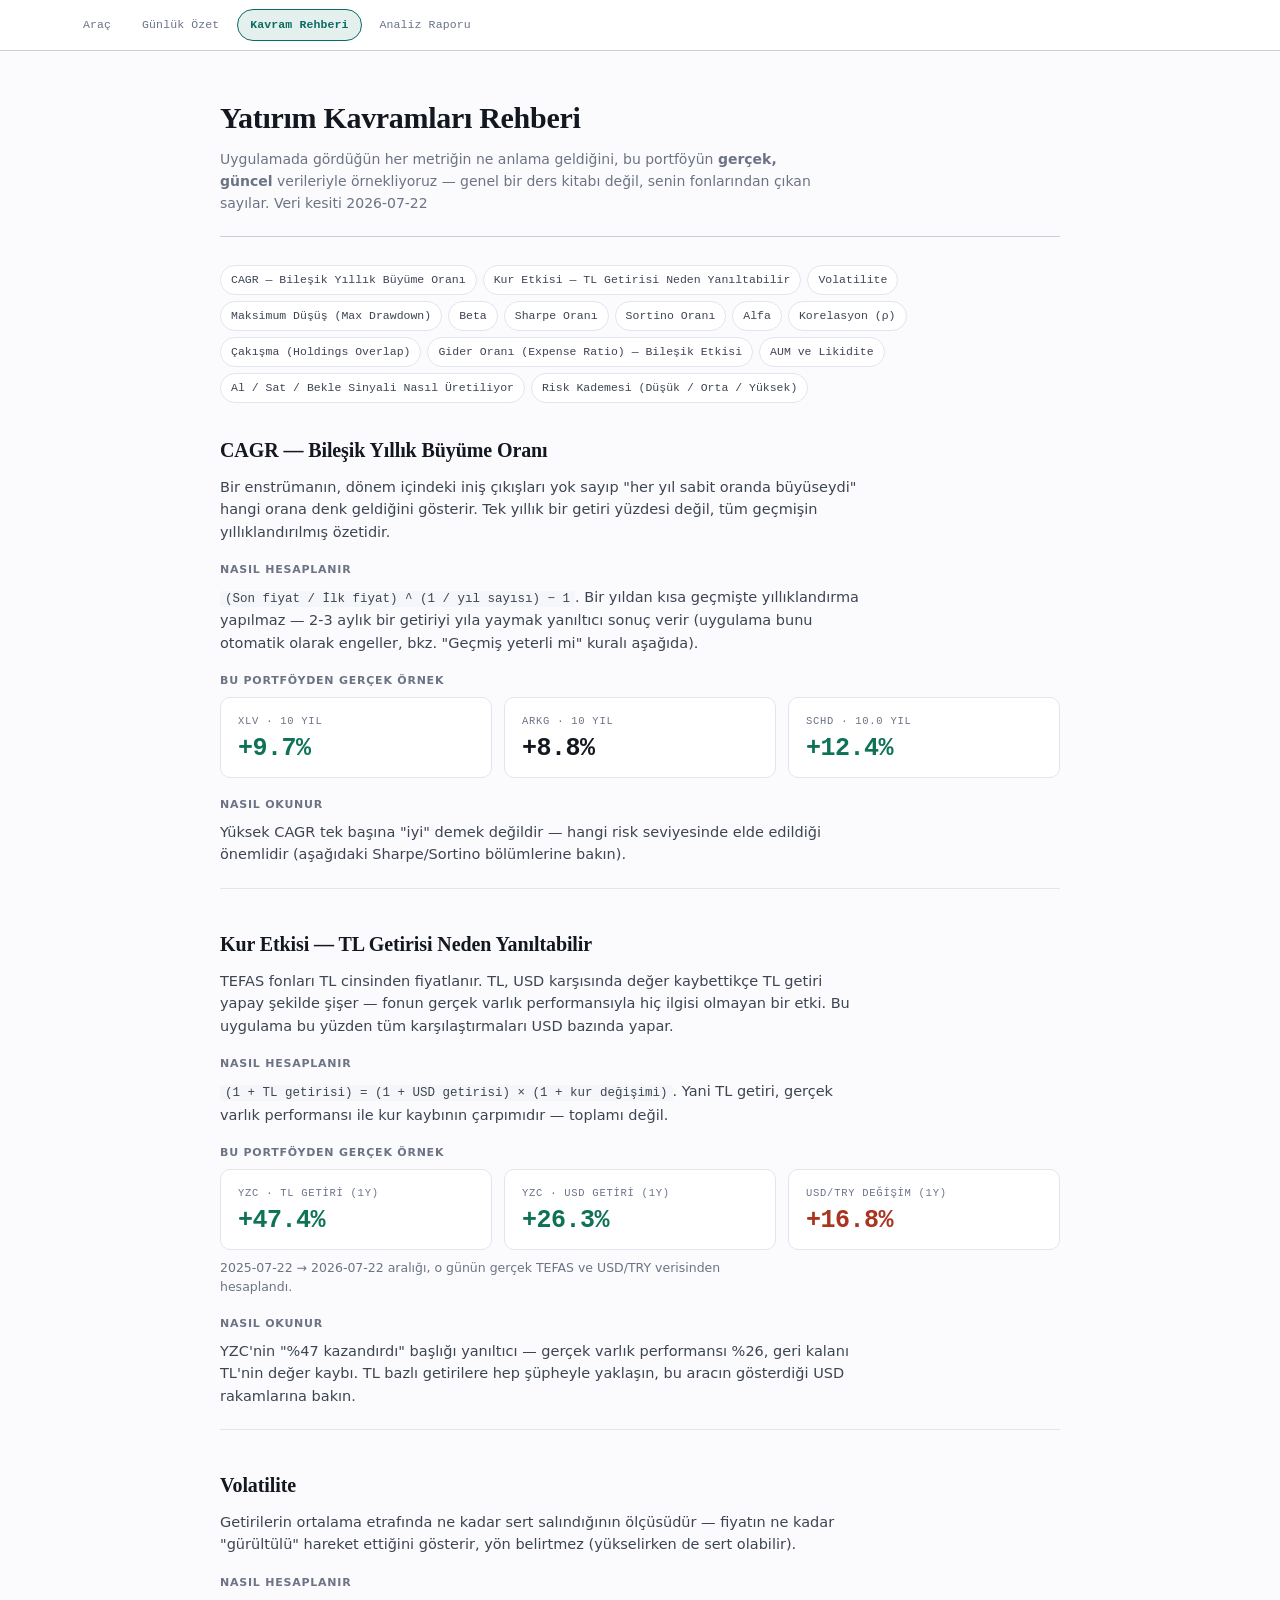
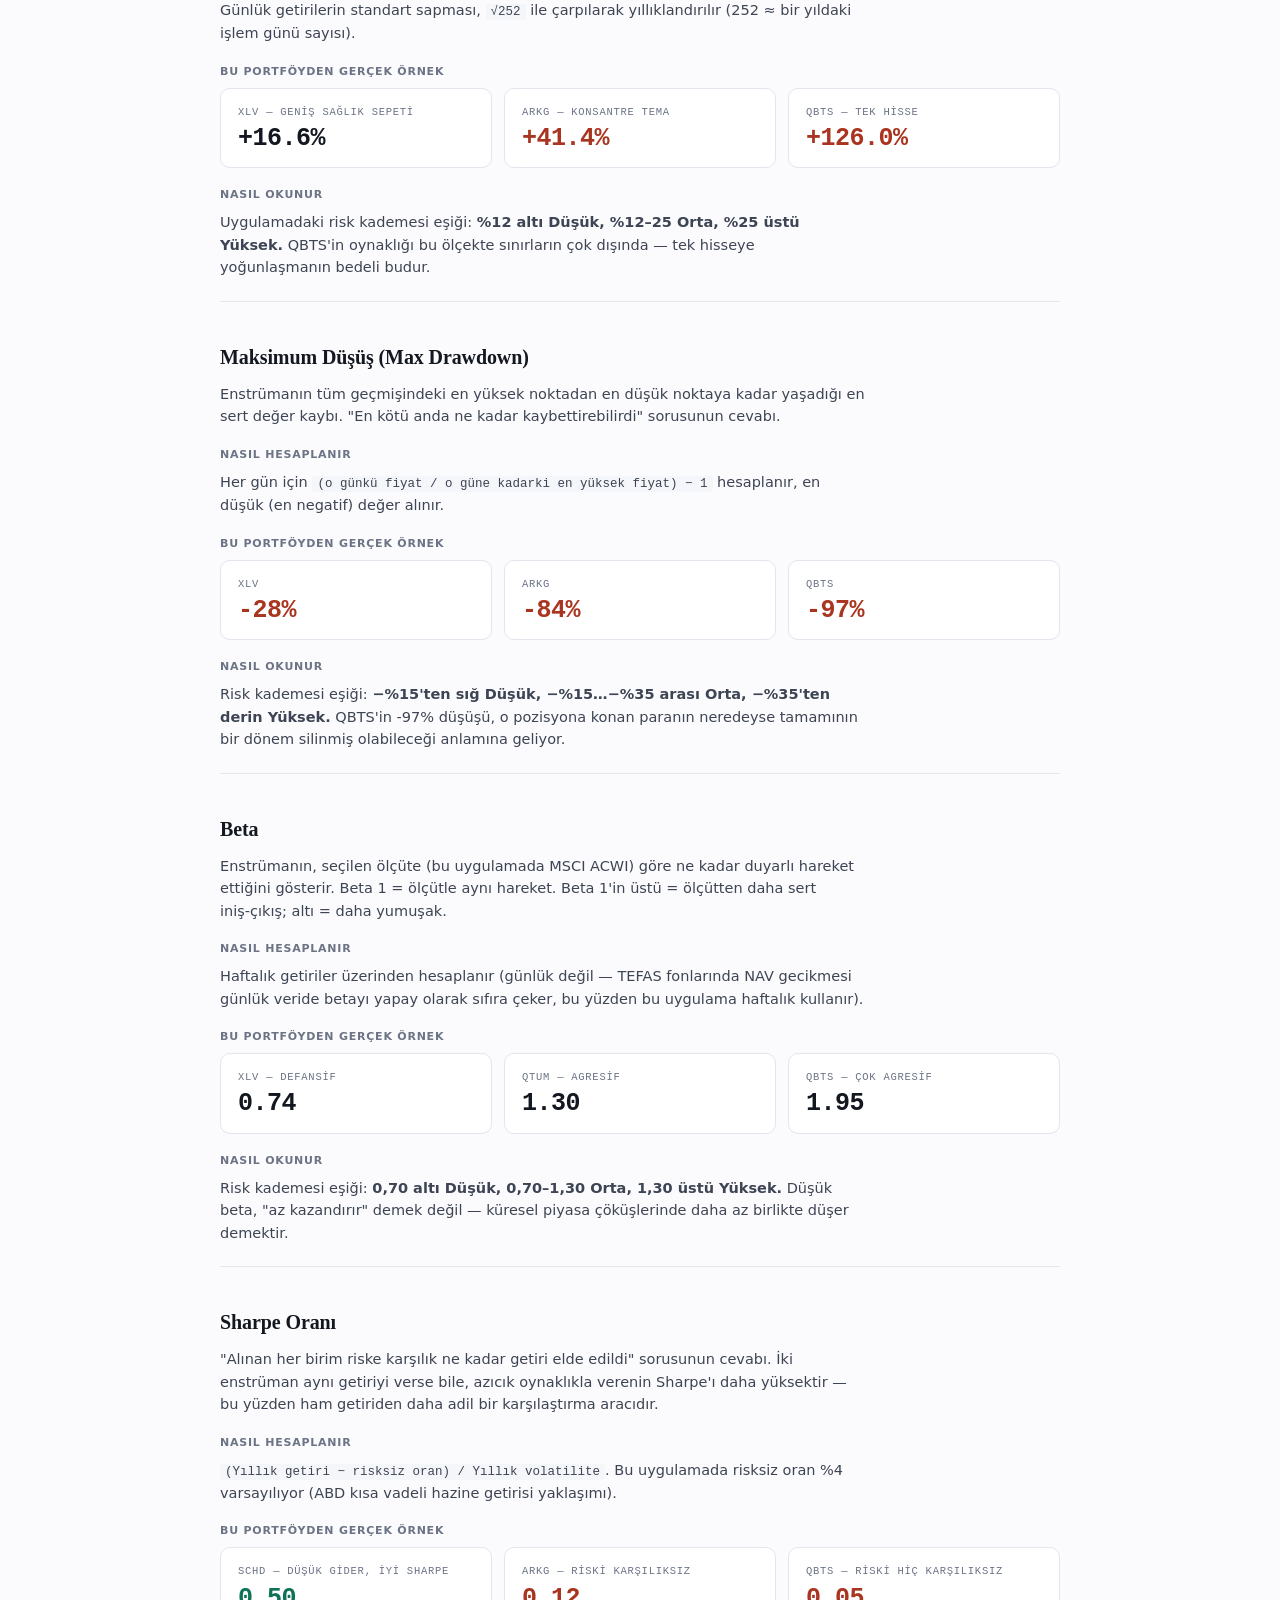
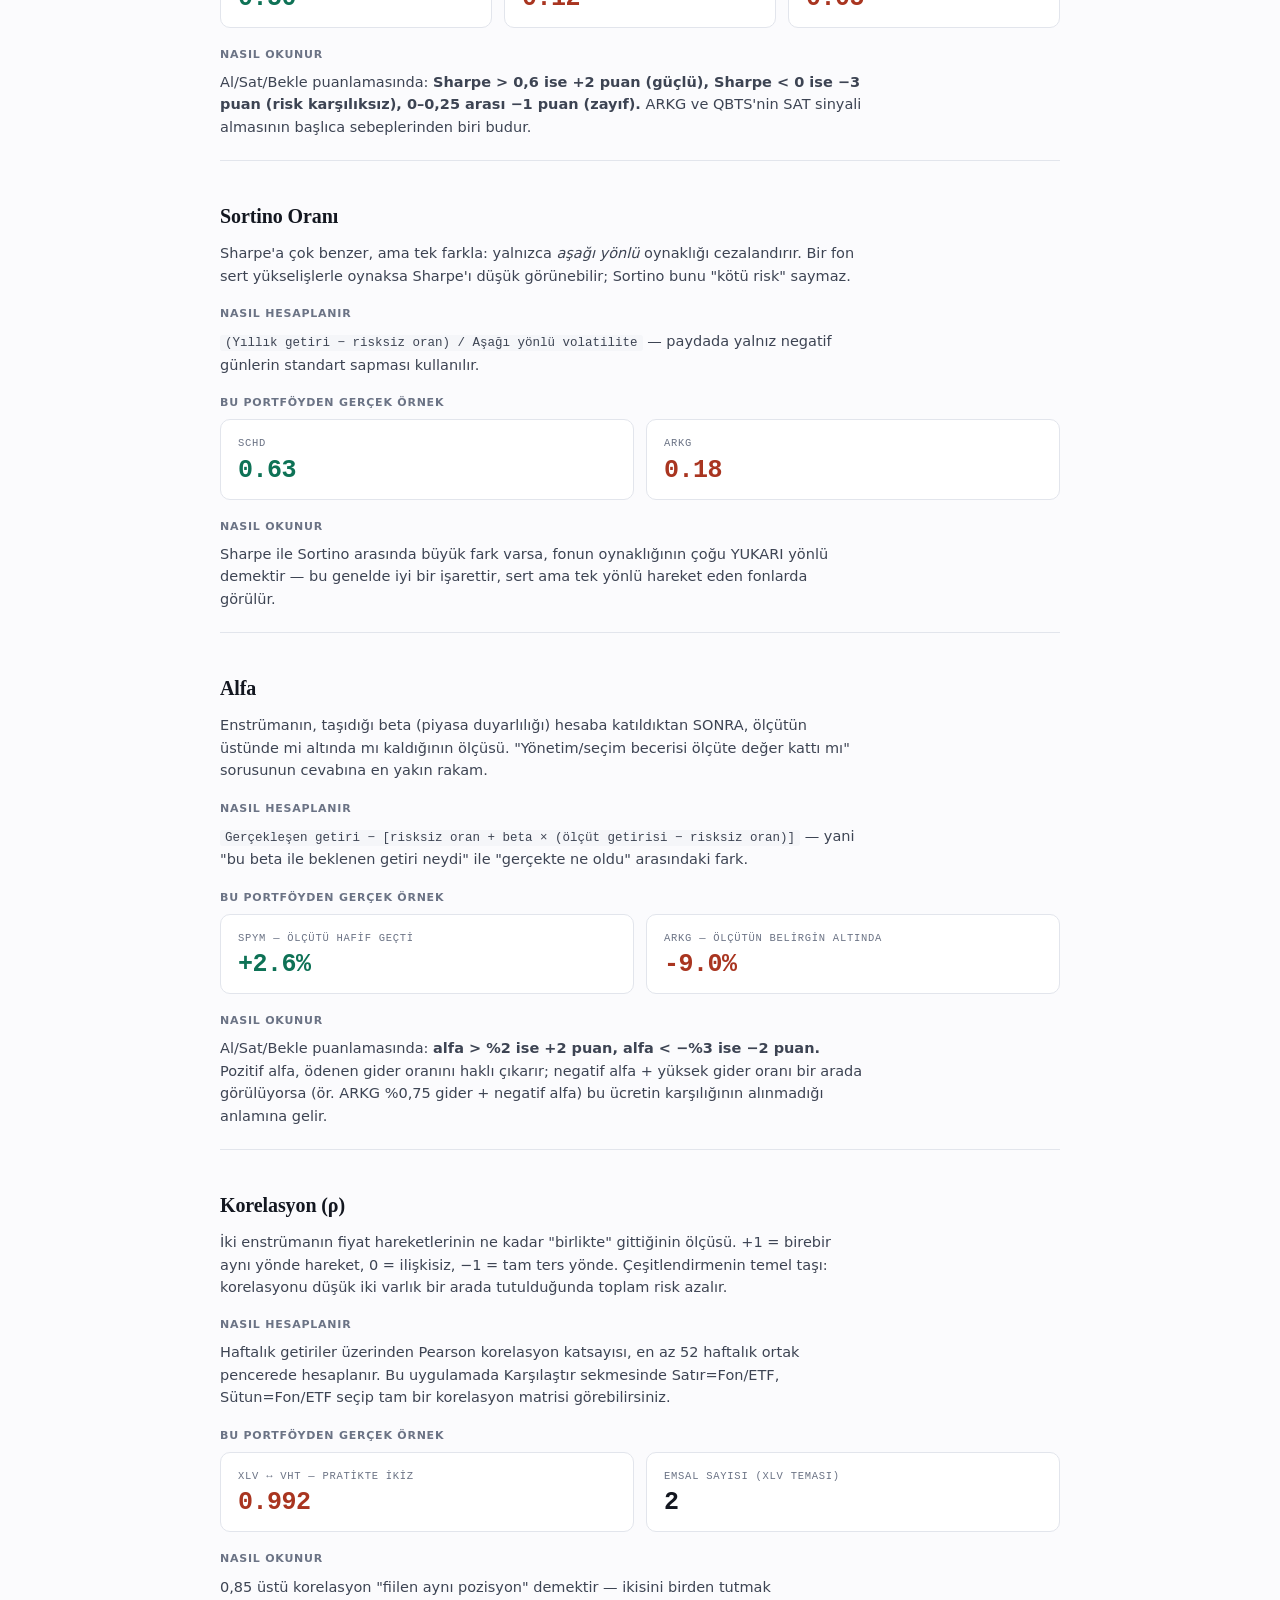
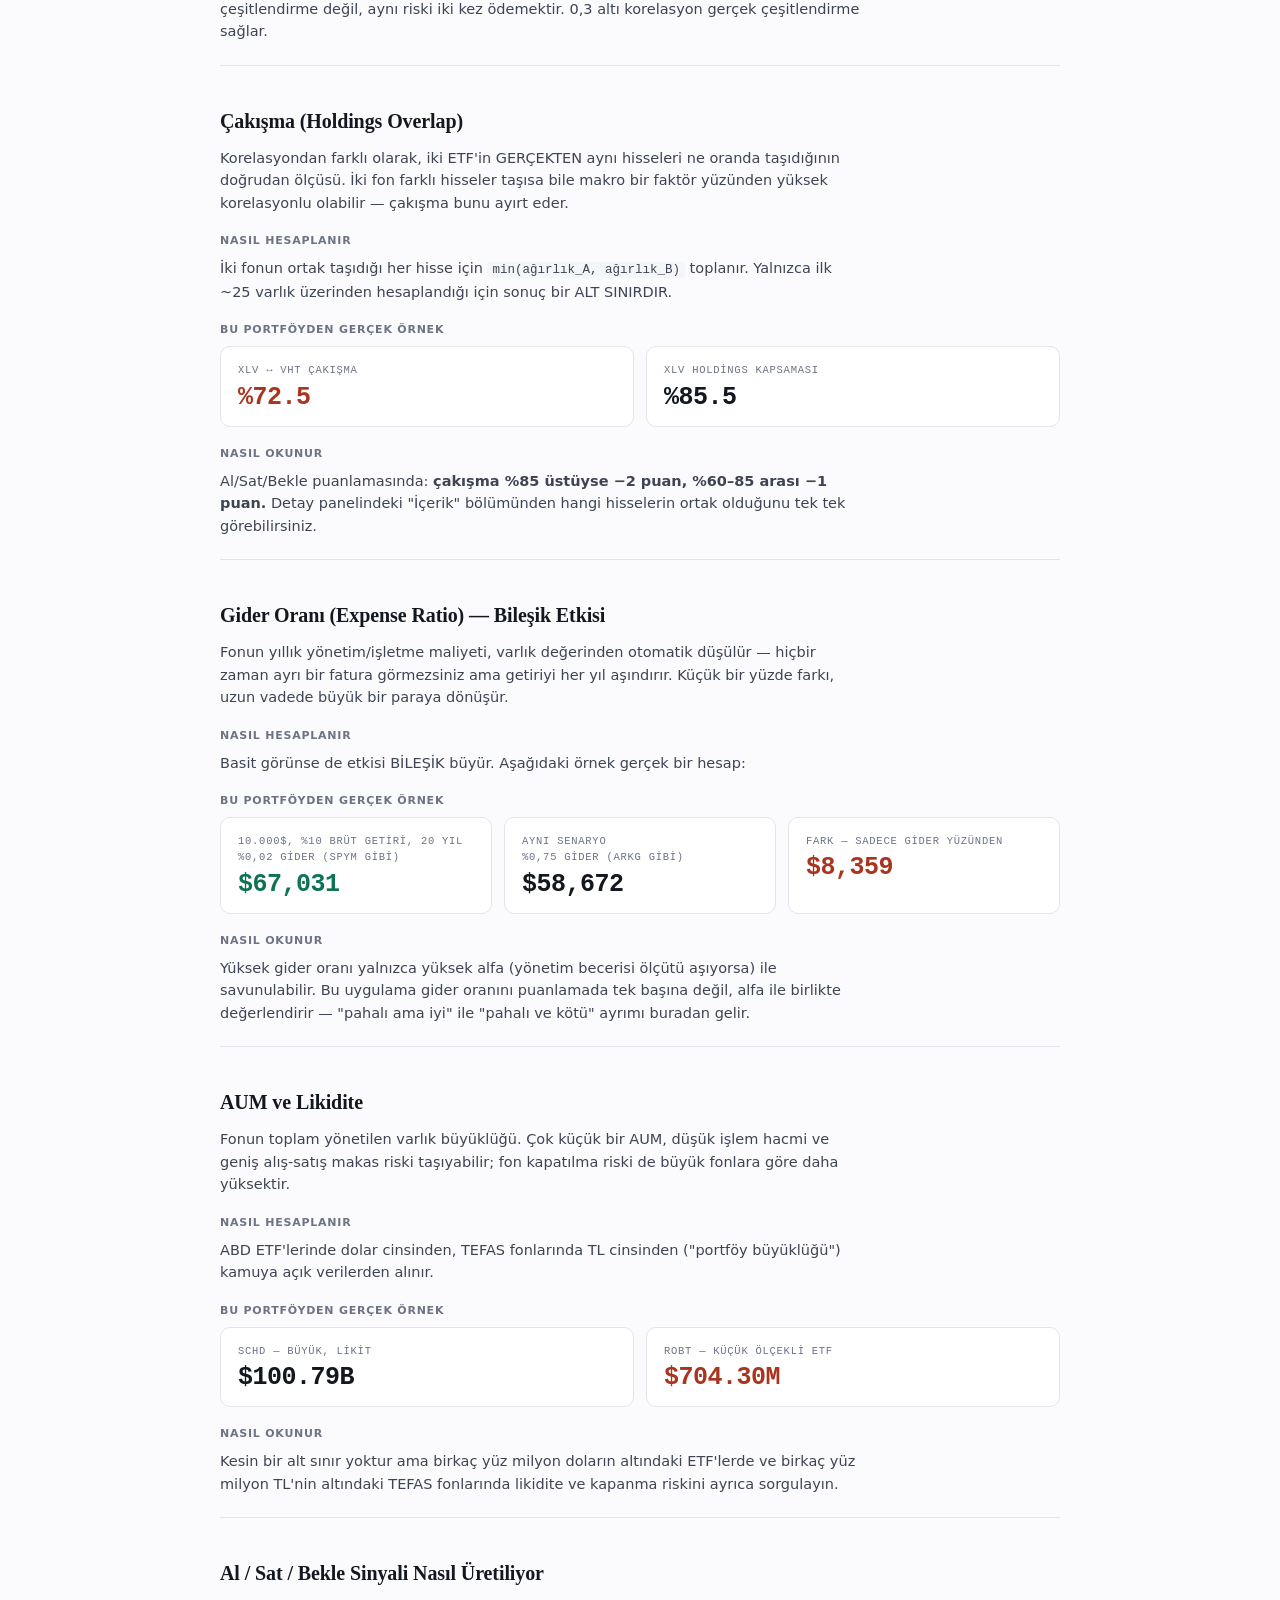
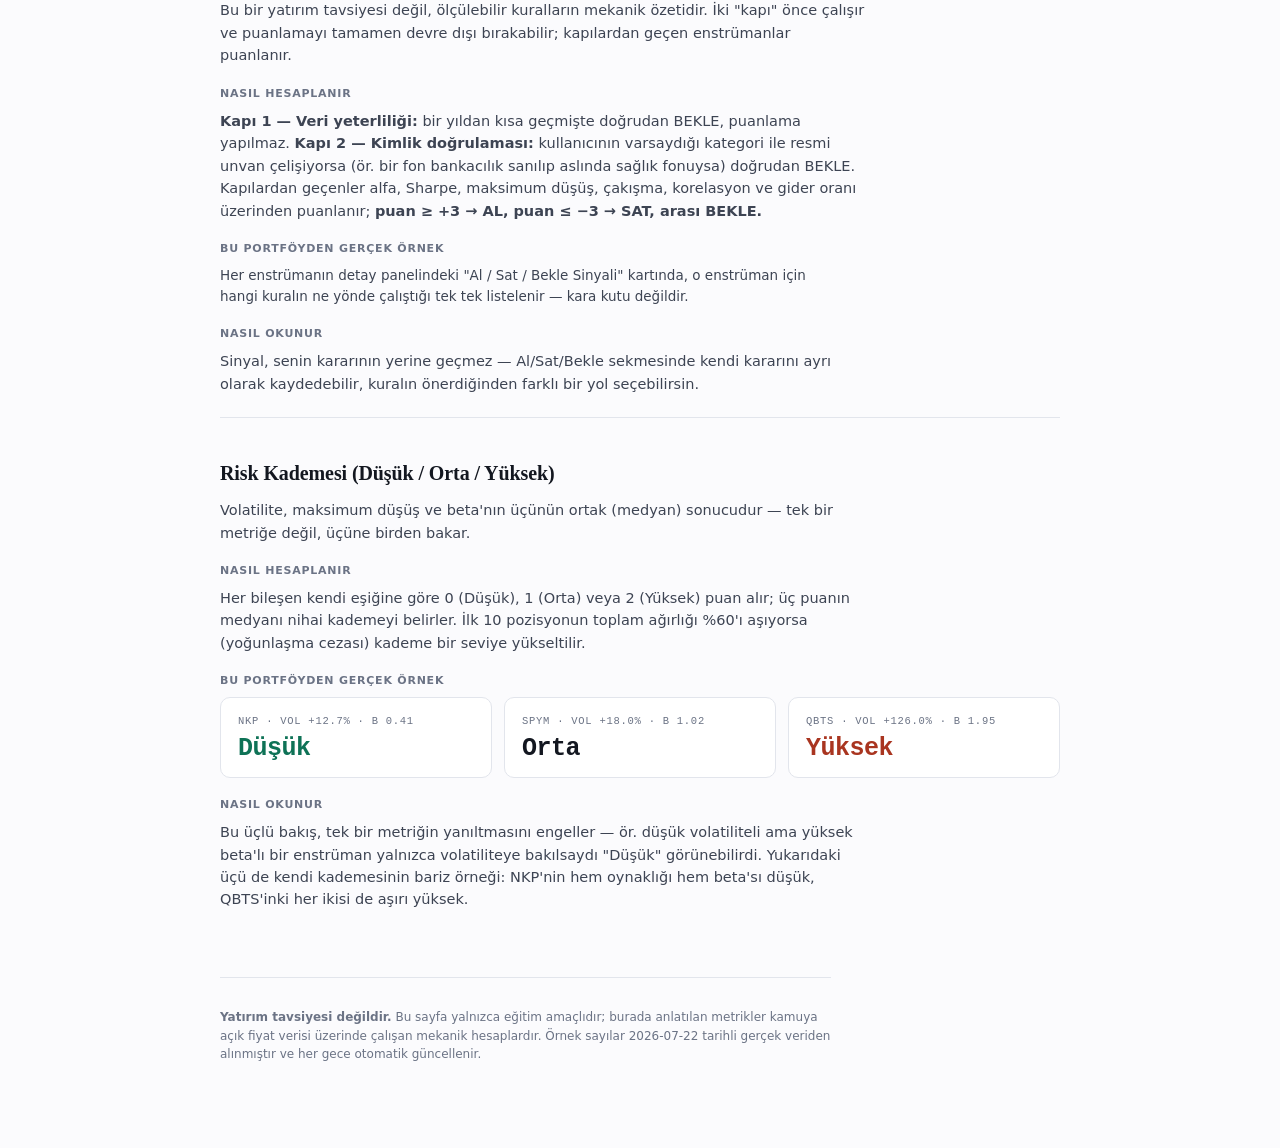
<file: site/rehber.html>
<!doctype html>
<html lang="tr">
<head>
<meta charset="utf-8">
<meta name="viewport" content="width=device-width, initial-scale=1">
<title>Yatırım Kavramları Rehberi — 2026-07-22</title>
<meta name="description" content="Uygulamadaki her metriği bu portföyün gerçek verileriyle örnekleyen kavram rehberi.">
<link rel="icon" href="data:image/svg+xml,<svg xmlns='http://www.w3.org/2000/svg' viewBox='0 0 100 100'><text y='.9em' font-size='90'>📖</text></svg>">
<link rel="stylesheet" href="styles.css">
<style>
  .wrap { max-width: 880px; }
  .ozet-head { padding: 44px 0 22px; border-bottom: 1px solid var(--rule-strong); margin-bottom: 28px; }
  .ozet-head h1 { font-family: var(--serif); font-size: 30px; margin: 0 0 8px; letter-spacing: -.01em; }
  .ozet-head p { color: var(--muted); font-size: 14px; margin: 0; max-width: 68ch; }
  .ozet-sec { margin-bottom: 40px; padding-bottom: 8px; border-bottom: 1px solid var(--rule); }
  .ozet-sec:last-of-type { border-bottom: none; }
  .ozet-sec h2 { font-family: var(--serif); font-size: 20px; margin: 0 0 10px; letter-spacing: -.005em; }
  .ozet-sec > p { font-size: 14.5px; color: var(--ink-2); max-width: 70ch; margin: 0 0 14px; }
  .ozet-sec h4 {
    font-size: 11px; font-weight: 700; letter-spacing: .07em; text-transform: uppercase;
    color: var(--muted); margin: 18px 0 8px;
  }
  .ozet-sec code { font-family: var(--mono); font-size: 12.5px; background: var(--surface-2); padding: 1px 5px; border-radius: 3px; }
  .toc-guide { display: flex; flex-wrap: wrap; gap: 6px; margin-bottom: 32px; }
  .toc-guide a {
    font-family: var(--mono); font-size: 11.5px; padding: 5px 10px; border-radius: 100px;
    border: 1px solid var(--rule); color: var(--ink-2); text-decoration: none; background: var(--surface);
  }
  .toc-guide a:hover { background: var(--surface-2); color: var(--ink); }
</style>
</head>
<body>
<nav class="sitenav">
  <div class="sitenav-in">
    <a href="index.html" class="sitenav-item">Araç</a>
    <a href="ozet.html" class="sitenav-item">Günlük Özet</a>
    <a href="rehber.html" class="sitenav-item active">Kavram Rehberi</a>
    <a href="rapor.html" class="sitenav-item">Analiz Raporu</a>
  </div>
</nav>
<div class="wrap">
  <header class="ozet-head">
    <h1>Yatırım Kavramları Rehberi</h1>
    <p>Uygulamada gördüğün her metriğin ne anlama geldiğini, bu portföyün <strong>gerçek, güncel</strong>
       verileriyle örnekliyoruz — genel bir ders kitabı değil, senin fonlarından çıkan sayılar.
       Veri kesiti 2026-07-22</p>
  </header>

  <nav class="toc-guide">
    <a href="#cagr-bilesik-yillik-buyume-orani">CAGR — Bileşik Yıllık Büyüme Oranı</a><a href="#kur-etkisi-tl-getirisi-neden-yaniltabilir">Kur Etkisi — TL Getirisi Neden Yanıltabilir</a><a href="#volatilite">Volatilite</a><a href="#maksimum-dusus-max-drawdown">Maksimum Düşüş (Max Drawdown)</a><a href="#beta">Beta</a><a href="#sharpe-orani">Sharpe Oranı</a><a href="#sortino-orani">Sortino Oranı</a><a href="#alfa">Alfa</a><a href="#korelasyon">Korelasyon (ρ)</a><a href="#cakisma-holdings-overlap">Çakışma (Holdings Overlap)</a><a href="#gider-orani-expense-ratio-bilesik-etkisi">Gider Oranı (Expense Ratio) — Bileşik Etkisi</a><a href="#aum-ve-likidite">AUM ve Likidite</a><a href="#al-sat-bekle-sinyali-nasil-uretiliyor">Al / Sat / Bekle Sinyali Nasıl Üretiliyor</a><a href="#risk-kademesi-dusuk-orta-yuksek">Risk Kademesi (Düşük / Orta / Yüksek)</a>
  </nav>

  
    <section class="ozet-sec">
      <h2 id="cagr-bilesik-yillik-buyume-orani">CAGR — Bileşik Yıllık Büyüme Oranı</h2>
      <p>Bir enstrümanın, dönem içindeki iniş çıkışları yok sayıp "her yıl sabit oranda büyüseydi" hangi orana denk geldiğini gösterir. Tek yıllık bir getiri yüzdesi değil, tüm geçmişin yıllıklandırılmış özetidir.</p>
      <h4>Nasıl hesaplanır</h4>
      <p><code>(Son fiyat / İlk fiyat) ^ (1 / yıl sayısı) − 1</code>. Bir yıldan kısa geçmişte yıllıklandırma yapılmaz — 2-3 aylık bir getiriyi yıla yaymak yanıltıcı sonuç verir (uygulama bunu otomatik olarak engeller, bkz. "Geçmiş yeterli mi" kuralı aşağıda).</p>
      <h4>Bu portföyden gerçek örnek</h4>
      <div class="grid g3"><div class="card stat"><div class="k">XLV · 10 yıl</div><div class="v pos">+9.7%</div></div><div class="card stat"><div class="k">ARKG · 10 yıl</div><div class="v">+8.8%</div></div><div class="card stat"><div class="k">SCHD · 10.0 yıl</div><div class="v pos">+12.4%</div></div></div>
      <h4>Nasıl okunur</h4>
      <p>Yüksek CAGR tek başına "iyi" demek değildir — hangi risk seviyesinde elde edildiği önemlidir (aşağıdaki Sharpe/Sortino bölümlerine bakın).</p>
    </section>
    
    <section class="ozet-sec">
      <h2 id="kur-etkisi-tl-getirisi-neden-yaniltabilir">Kur Etkisi — TL Getirisi Neden Yanıltabilir</h2>
      <p>TEFAS fonları TL cinsinden fiyatlanır. TL, USD karşısında değer kaybettikçe TL getiri yapay şekilde şişer — fonun gerçek varlık performansıyla hiç ilgisi olmayan bir etki. Bu uygulama bu yüzden tüm karşılaştırmaları USD bazında yapar.</p>
      <h4>Nasıl hesaplanır</h4>
      <p><code>(1 + TL getirisi) = (1 + USD getirisi) × (1 + kur değişimi)</code>. Yani TL getiri, gerçek varlık performansı ile kur kaybının çarpımıdır — toplamı değil.</p>
      <h4>Bu portföyden gerçek örnek</h4>
      <div class="grid g3"><div class="card stat"><div class="k">YZC · TL getiri (1y)</div><div class="v pos">+47.4%</div></div><div class="card stat"><div class="k">YZC · USD getiri (1y)</div><div class="v pos">+26.3%</div></div><div class="card stat"><div class="k">USD/TRY değişim (1y)</div><div class="v neg">+16.8%</div></div></div><p style="font-size:12.5px;color:var(--muted);margin-top:8px">2025-07-22 → 2026-07-22 aralığı, o günün gerçek TEFAS ve USD/TRY verisinden hesaplandı.</p>
      <h4>Nasıl okunur</h4>
      <p>YZC'nin "%47 kazandırdı" başlığı yanıltıcı — gerçek varlık performansı %26, geri kalanı TL'nin değer kaybı. TL bazlı getirilere hep şüpheyle yaklaşın, bu aracın gösterdiği USD rakamlarına bakın.</p>
    </section>
    
    <section class="ozet-sec">
      <h2 id="volatilite">Volatilite</h2>
      <p>Getirilerin ortalama etrafında ne kadar sert salındığının ölçüsüdür — fiyatın ne kadar "gürültülü" hareket ettiğini gösterir, yön belirtmez (yükselirken de sert olabilir).</p>
      <h4>Nasıl hesaplanır</h4>
      <p>Günlük getirilerin standart sapması, <code>√252</code> ile çarpılarak yıllıklandırılır (252 ≈ bir yıldaki işlem günü sayısı).</p>
      <h4>Bu portföyden gerçek örnek</h4>
      <div class="grid g3"><div class="card stat"><div class="k">XLV — geniş sağlık sepeti</div><div class="v">+16.6%</div></div><div class="card stat"><div class="k">ARKG — konsantre tema</div><div class="v neg">+41.4%</div></div><div class="card stat"><div class="k">QBTS — tek hisse</div><div class="v neg">+126.0%</div></div></div>
      <h4>Nasıl okunur</h4>
      <p>Uygulamadaki risk kademesi eşiği: <b>%12 altı Düşük, %12–25 Orta, %25 üstü Yüksek.</b> QBTS'in oynaklığı bu ölçekte sınırların çok dışında — tek hisseye yoğunlaşmanın bedeli budur.</p>
    </section>
    
    <section class="ozet-sec">
      <h2 id="maksimum-dusus-max-drawdown">Maksimum Düşüş (Max Drawdown)</h2>
      <p>Enstrümanın tüm geçmişindeki en yüksek noktadan en düşük noktaya kadar yaşadığı en sert değer kaybı. "En kötü anda ne kadar kaybettirebilirdi" sorusunun cevabı.</p>
      <h4>Nasıl hesaplanır</h4>
      <p>Her gün için <code>(o günkü fiyat / o güne kadarki en yüksek fiyat) − 1</code> hesaplanır, en düşük (en negatif) değer alınır.</p>
      <h4>Bu portföyden gerçek örnek</h4>
      <div class="grid g3"><div class="card stat"><div class="k">XLV</div><div class="v neg">-28%</div></div><div class="card stat"><div class="k">ARKG</div><div class="v neg">-84%</div></div><div class="card stat"><div class="k">QBTS</div><div class="v neg">-97%</div></div></div>
      <h4>Nasıl okunur</h4>
      <p>Risk kademesi eşiği: <b>−%15'ten sığ Düşük, −%15…−%35 arası Orta, −%35'ten derin Yüksek.</b> QBTS'in -97% düşüşü, o pozisyona konan paranın neredeyse tamamının bir dönem silinmiş olabileceği anlamına geliyor.</p>
    </section>
    
    <section class="ozet-sec">
      <h2 id="beta">Beta</h2>
      <p>Enstrümanın, seçilen ölçüte (bu uygulamada MSCI ACWI) göre ne kadar duyarlı hareket ettiğini gösterir. Beta 1 = ölçütle aynı hareket. Beta 1'in üstü = ölçütten daha sert iniş-çıkış; altı = daha yumuşak.</p>
      <h4>Nasıl hesaplanır</h4>
      <p>Haftalık getiriler üzerinden hesaplanır (günlük değil — TEFAS fonlarında NAV gecikmesi günlük veride betayı yapay olarak sıfıra çeker, bu yüzden bu uygulama haftalık kullanır).</p>
      <h4>Bu portföyden gerçek örnek</h4>
      <div class="grid g3"><div class="card stat"><div class="k">XLV — defansif</div><div class="v">0.74</div></div><div class="card stat"><div class="k">QTUM — agresif</div><div class="v">1.30</div></div><div class="card stat"><div class="k">QBTS — çok agresif</div><div class="v">1.95</div></div></div>
      <h4>Nasıl okunur</h4>
      <p>Risk kademesi eşiği: <b>0,70 altı Düşük, 0,70–1,30 Orta, 1,30 üstü Yüksek.</b> Düşük beta, "az kazandırır" demek değil — küresel piyasa çöküşlerinde daha az birlikte düşer demektir.</p>
    </section>
    
    <section class="ozet-sec">
      <h2 id="sharpe-orani">Sharpe Oranı</h2>
      <p>"Alınan her birim riske karşılık ne kadar getiri elde edildi" sorusunun cevabı. İki enstrüman aynı getiriyi verse bile, azıcık oynaklıkla verenin Sharpe'ı daha yüksektir — bu yüzden ham getiriden daha adil bir karşılaştırma aracıdır.</p>
      <h4>Nasıl hesaplanır</h4>
      <p><code>(Yıllık getiri − risksiz oran) / Yıllık volatilite</code>. Bu uygulamada risksiz oran %4 varsayılıyor (ABD kısa vadeli hazine getirisi yaklaşımı).</p>
      <h4>Bu portföyden gerçek örnek</h4>
      <div class="grid g3"><div class="card stat"><div class="k">SCHD — düşük gider, iyi Sharpe</div><div class="v pos">0.50</div></div><div class="card stat"><div class="k">ARKG — riski karşılıksız</div><div class="v neg">0.12</div></div><div class="card stat"><div class="k">QBTS — riski hiç karşılıksız</div><div class="v neg">0.05</div></div></div>
      <h4>Nasıl okunur</h4>
      <p>Al/Sat/Bekle puanlamasında: <b>Sharpe &gt; 0,6 ise +2 puan (güçlü), Sharpe &lt; 0 ise −3 puan (risk karşılıksız), 0–0,25 arası −1 puan (zayıf).</b> ARKG ve QBTS'nin SAT sinyali almasının başlıca sebeplerinden biri budur.</p>
    </section>
    
    <section class="ozet-sec">
      <h2 id="sortino-orani">Sortino Oranı</h2>
      <p>Sharpe'a çok benzer, ama tek farkla: yalnızca <em>aşağı yönlü</em> oynaklığı cezalandırır. Bir fon sert yükselişlerle oynaksa Sharpe'ı düşük görünebilir; Sortino bunu "kötü risk" saymaz.</p>
      <h4>Nasıl hesaplanır</h4>
      <p><code>(Yıllık getiri − risksiz oran) / Aşağı yönlü volatilite</code> — paydada yalnız negatif günlerin standart sapması kullanılır.</p>
      <h4>Bu portföyden gerçek örnek</h4>
      <div class="grid g2"><div class="card stat"><div class="k">SCHD</div><div class="v pos">0.63</div></div><div class="card stat"><div class="k">ARKG</div><div class="v neg">0.18</div></div></div>
      <h4>Nasıl okunur</h4>
      <p>Sharpe ile Sortino arasında büyük fark varsa, fonun oynaklığının çoğu YUKARI yönlü demektir — bu genelde iyi bir işarettir, sert ama tek yönlü hareket eden fonlarda görülür.</p>
    </section>
    
    <section class="ozet-sec">
      <h2 id="alfa">Alfa</h2>
      <p>Enstrümanın, taşıdığı beta (piyasa duyarlılığı) hesaba katıldıktan SONRA, ölçütün üstünde mi altında mı kaldığının ölçüsü. "Yönetim/seçim becerisi ölçüte değer kattı mı" sorusunun cevabına en yakın rakam.</p>
      <h4>Nasıl hesaplanır</h4>
      <p><code>Gerçekleşen getiri − [risksiz oran + beta × (ölçüt getirisi − risksiz oran)]</code> — yani "bu beta ile beklenen getiri neydi" ile "gerçekte ne oldu" arasındaki fark.</p>
      <h4>Bu portföyden gerçek örnek</h4>
      <div class="grid g2"><div class="card stat"><div class="k">SPYM — ölçütü hafif geçti</div><div class="v pos">+2.6%</div></div><div class="card stat"><div class="k">ARKG — ölçütün belirgin altında</div><div class="v neg">-9.0%</div></div></div>
      <h4>Nasıl okunur</h4>
      <p>Al/Sat/Bekle puanlamasında: <b>alfa &gt; %2 ise +2 puan, alfa &lt; −%3 ise −2 puan.</b> Pozitif alfa, ödenen gider oranını haklı çıkarır; negatif alfa + yüksek gider oranı bir arada görülüyorsa (ör. ARKG %0,75 gider + negatif alfa) bu ücretin karşılığının alınmadığı anlamına gelir.</p>
    </section>
    
    <section class="ozet-sec">
      <h2 id="korelasyon">Korelasyon (ρ)</h2>
      <p>İki enstrümanın fiyat hareketlerinin ne kadar "birlikte" gittiğinin ölçüsü. +1 = birebir aynı yönde hareket, 0 = ilişkisiz, −1 = tam ters yönde. Çeşitlendirmenin temel taşı: korelasyonu düşük iki varlık bir arada tutulduğunda toplam risk azalır.</p>
      <h4>Nasıl hesaplanır</h4>
      <p>Haftalık getiriler üzerinden Pearson korelasyon katsayısı, en az 52 haftalık ortak pencerede hesaplanır. Bu uygulamada Karşılaştır sekmesinde Satır=Fon/ETF, Sütun=Fon/ETF seçip tam bir korelasyon matrisi görebilirsiniz.</p>
      <h4>Bu portföyden gerçek örnek</h4>
      <div class="grid g2"><div class="card stat"><div class="k">XLV ↔ VHT — pratikte ikiz</div><div class="v neg">0.992</div></div><div class="card stat"><div class="k">Emsal sayısı (XLV teması)</div><div class="v">2</div></div></div>
      <h4>Nasıl okunur</h4>
      <p>0,85 üstü korelasyon "fiilen aynı pozisyon" demektir — ikisini birden tutmak çeşitlendirme değil, aynı riski iki kez ödemektir. 0,3 altı korelasyon gerçek çeşitlendirme sağlar.</p>
    </section>
    
    <section class="ozet-sec">
      <h2 id="cakisma-holdings-overlap">Çakışma (Holdings Overlap)</h2>
      <p>Korelasyondan farklı olarak, iki ETF'in GERÇEKTEN aynı hisseleri ne oranda taşıdığının doğrudan ölçüsü. İki fon farklı hisseler taşısa bile makro bir faktör yüzünden yüksek korelasyonlu olabilir — çakışma bunu ayırt eder.</p>
      <h4>Nasıl hesaplanır</h4>
      <p>İki fonun ortak taşıdığı her hisse için <code>min(ağırlık_A, ağırlık_B)</code> toplanır. Yalnızca ilk ~25 varlık üzerinden hesaplandığı için sonuç bir ALT SINIRDIR.</p>
      <h4>Bu portföyden gerçek örnek</h4>
      <div class="grid g2"><div class="card stat"><div class="k">XLV ↔ VHT çakışma</div><div class="v neg">%72.5</div></div><div class="card stat"><div class="k">XLV holdings kapsaması</div><div class="v">%85.5</div></div></div>
      <h4>Nasıl okunur</h4>
      <p>Al/Sat/Bekle puanlamasında: <b>çakışma %85 üstüyse −2 puan, %60–85 arası −1 puan.</b> Detay panelindeki "İçerik" bölümünden hangi hisselerin ortak olduğunu tek tek görebilirsiniz.</p>
    </section>
    
    <section class="ozet-sec">
      <h2 id="gider-orani-expense-ratio-bilesik-etkisi">Gider Oranı (Expense Ratio) — Bileşik Etkisi</h2>
      <p>Fonun yıllık yönetim/işletme maliyeti, varlık değerinden otomatik düşülür — hiçbir zaman ayrı bir fatura görmezsiniz ama getiriyi her yıl aşındırır. Küçük bir yüzde farkı, uzun vadede büyük bir paraya dönüşür.</p>
      <h4>Nasıl hesaplanır</h4>
      <p>Basit görünse de etkisi BİLEŞİK büyür. Aşağıdaki örnek gerçek bir hesap:</p>
      <h4>Bu portföyden gerçek örnek</h4>
      <div class="grid g3"><div class="card stat"><div class="k">10.000$, %10 brüt getiri, 20 yıl<br>%0,02 gider (SPYM gibi)</div><div class="v pos">$67,031</div></div><div class="card stat"><div class="k">Aynı senaryo<br>%0,75 gider (ARKG gibi)</div><div class="v">$58,672</div></div><div class="card stat"><div class="k">Fark — sadece gider yüzünden</div><div class="v neg">$8,359</div></div></div>
      <h4>Nasıl okunur</h4>
      <p>Yüksek gider oranı yalnızca yüksek alfa (yönetim becerisi ölçütü aşıyorsa) ile savunulabilir. Bu uygulama gider oranını puanlamada tek başına değil, alfa ile birlikte değerlendirir — "pahalı ama iyi" ile "pahalı ve kötü" ayrımı buradan gelir.</p>
    </section>
    
    <section class="ozet-sec">
      <h2 id="aum-ve-likidite">AUM ve Likidite</h2>
      <p>Fonun toplam yönetilen varlık büyüklüğü. Çok küçük bir AUM, düşük işlem hacmi ve geniş alış-satış makas riski taşıyabilir; fon kapatılma riski de büyük fonlara göre daha yüksektir.</p>
      <h4>Nasıl hesaplanır</h4>
      <p>ABD ETF'lerinde dolar cinsinden, TEFAS fonlarında TL cinsinden ("portföy büyüklüğü") kamuya açık verilerden alınır.</p>
      <h4>Bu portföyden gerçek örnek</h4>
      <div class="grid g2"><div class="card stat"><div class="k">SCHD — büyük, likit</div><div class="v">$100.79B</div></div><div class="card stat"><div class="k">ROBT — küçük ölçekli ETF</div><div class="v neg">$704.30M</div></div></div>
      <h4>Nasıl okunur</h4>
      <p>Kesin bir alt sınır yoktur ama birkaç yüz milyon doların altındaki ETF'lerde ve birkaç yüz milyon TL'nin altındaki TEFAS fonlarında likidite ve kapanma riskini ayrıca sorgulayın.</p>
    </section>
    
    <section class="ozet-sec">
      <h2 id="al-sat-bekle-sinyali-nasil-uretiliyor">Al / Sat / Bekle Sinyali Nasıl Üretiliyor</h2>
      <p>Bu bir yatırım tavsiyesi değil, ölçülebilir kuralların mekanik özetidir. İki "kapı" önce çalışır ve puanlamayı tamamen devre dışı bırakabilir; kapılardan geçen enstrümanlar puanlanır.</p>
      <h4>Nasıl hesaplanır</h4>
      <p><b>Kapı 1 — Veri yeterliliği:</b> bir yıldan kısa geçmişte doğrudan BEKLE, puanlama yapılmaz. <b>Kapı 2 — Kimlik doğrulaması:</b> kullanıcının varsaydığı kategori ile resmi unvan çelişiyorsa (ör. bir fon bankacılık sanılıp aslında sağlık fonuysa) doğrudan BEKLE. Kapılardan geçenler alfa, Sharpe, maksimum düşüş, çakışma, korelasyon ve gider oranı üzerinden puanlanır; <b>puan ≥ +3 → AL, puan ≤ −3 → SAT, arası BEKLE.</b></p>
      <h4>Bu portföyden gerçek örnek</h4>
      <p style="font-size:13.5px;color:var(--ink-2)">Her enstrümanın detay panelindeki "Al / Sat / Bekle Sinyali" kartında, o enstrüman için hangi kuralın ne yönde çalıştığı tek tek listelenir — kara kutu değildir.</p>
      <h4>Nasıl okunur</h4>
      <p>Sinyal, senin kararının yerine geçmez — Al/Sat/Bekle sekmesinde kendi kararını ayrı olarak kaydedebilir, kuralın önerdiğinden farklı bir yol seçebilirsin.</p>
    </section>
    
    <section class="ozet-sec">
      <h2 id="risk-kademesi-dusuk-orta-yuksek">Risk Kademesi (Düşük / Orta / Yüksek)</h2>
      <p>Volatilite, maksimum düşüş ve beta'nın üçünün ortak (medyan) sonucudur — tek bir metriğe değil, üçüne birden bakar.</p>
      <h4>Nasıl hesaplanır</h4>
      <p>Her bileşen kendi eşiğine göre 0 (Düşük), 1 (Orta) veya 2 (Yüksek) puan alır; üç puanın medyanı nihai kademeyi belirler. İlk 10 pozisyonun toplam ağırlığı %60'ı aşıyorsa (yoğunlaşma cezası) kademe bir seviye yükseltilir.</p>
      <h4>Bu portföyden gerçek örnek</h4>
      <div class="grid g3"><div class="card stat"><div class="k">NKP · vol +12.7% · β 0.41</div><div class="v pos">Düşük</div></div><div class="card stat"><div class="k">SPYM · vol +18.0% · β 1.02</div><div class="v">Orta</div></div><div class="card stat"><div class="k">QBTS · vol +126.0% · β 1.95</div><div class="v neg">Yüksek</div></div></div>
      <h4>Nasıl okunur</h4>
      <p>Bu üçlü bakış, tek bir metriğin yanıltmasını engeller — ör. düşük volatiliteli ama yüksek beta'lı bir enstrüman yalnızca volatiliteye bakılsaydı "Düşük" görünebilirdi. Yukarıdaki üçü de kendi kademesinin bariz örneği: NKP'nin hem oynaklığı hem beta'sı düşük, QBTS'inki her ikisi de aşırı yüksek.</p>
    </section>
    

  <footer class="legal">
    <p><strong>Yatırım tavsiyesi değildir.</strong> Bu sayfa yalnızca eğitim amaçlıdır; burada
    anlatılan metrikler kamuya açık fiyat verisi üzerinde çalışan mekanik hesaplardır. Örnek sayılar
    2026-07-22 tarihli gerçek veriden alınmıştır ve her gece otomatik güncellenir.</p>
  </footer>
</div>
</body>
</html>
</file>
<file: site/styles.css>
/* Portföy aracı — rapor ile aynı jeton ailesi, farklı bilgi mimarisi.
   Rapor bir BELGE (tek kolon, kaydırılır); bu bir ARAÇ (sekmeli, taranır). */

:root {
  --bg: #FBFBFD; --surface: #FFFFFF; --surface-2: #F5F6F9; --surface-3: #EDEFF4;
  --ink: #131720; --ink-2: #3D4453; --muted: #6B7385;
  --rule: #E2E5EC; --rule-strong: #C9CEDA;
  --accent: #0B6B63; --accent-ink: #FFFFFF; --accent-soft: #E4F0EE;
  --pos: #0E7256; --neg: #A93520; --warn: #8A5A00;
  --pos-bg: #E6F2ED; --neg-bg: #FAEAE6; --warn-bg: #F8EFDC;
  --shadow: 0 1px 2px rgba(19,23,32,.05), 0 8px 24px -12px rgba(19,23,32,.12);

  --serif: ui-serif, "Iowan Old Style", "Palatino Linotype", Palatino, Georgia, serif;
  --sans: system-ui, -apple-system, "Segoe UI", Roboto, "Helvetica Neue", sans-serif;
  --mono: ui-monospace, "SF Mono", SFMono-Regular, Menlo, Consolas, monospace;
}
@media (prefers-color-scheme: dark) {
  :root {
    --bg: #0B0E13; --surface: #121722; --surface-2: #171D29; --surface-3: #1E2532;
    --ink: #E7EAF1; --ink-2: #B9C0CE; --muted: #868FA1;
    --rule: #222A38; --rule-strong: #333D4E;
    --accent: #46C9BC; --accent-ink: #06231F; --accent-soft: #10302E;
    --pos: #4FD198; --neg: #FF8E72; --warn: #EDB544;
    --pos-bg: #102A22; --neg-bg: #2E1712; --warn-bg: #2B2110;
    --shadow: 0 1px 2px rgba(0,0,0,.4), 0 8px 24px -12px rgba(0,0,0,.6);
  }
}
:root[data-theme="dark"] {
  --bg: #0B0E13; --surface: #121722; --surface-2: #171D29; --surface-3: #1E2532;
  --ink: #E7EAF1; --ink-2: #B9C0CE; --muted: #868FA1;
  --rule: #222A38; --rule-strong: #333D4E;
  --accent: #46C9BC; --accent-ink: #06231F; --accent-soft: #10302E;
  --pos: #4FD198; --neg: #FF8E72; --warn: #EDB544;
  --pos-bg: #102A22; --neg-bg: #2E1712; --warn-bg: #2B2110;
  --shadow: 0 1px 2px rgba(0,0,0,.4), 0 8px 24px -12px rgba(0,0,0,.6);
}
:root[data-theme="light"] {
  --bg: #FBFBFD; --surface: #FFFFFF; --surface-2: #F5F6F9; --surface-3: #EDEFF4;
  --ink: #131720; --ink-2: #3D4453; --muted: #6B7385;
  --rule: #E2E5EC; --rule-strong: #C9CEDA;
  --accent: #0B6B63; --accent-ink: #FFFFFF; --accent-soft: #E4F0EE;
  --pos: #0E7256; --neg: #A93520; --warn: #8A5A00;
  --pos-bg: #E6F2ED; --neg-bg: #FAEAE6; --warn-bg: #F8EFDC;
  --shadow: 0 1px 2px rgba(19,23,32,.05), 0 8px 24px -12px rgba(19,23,32,.12);
}

* { box-sizing: border-box; }
html { -webkit-text-size-adjust: 100%; }
body {
  margin: 0; background: var(--bg); color: var(--ink);
  font-family: var(--sans); font-size: 15px; line-height: 1.55;
  -webkit-font-smoothing: antialiased;
}
.num { font-family: var(--mono); font-variant-numeric: tabular-nums; }
.pos { color: var(--pos); } .neg { color: var(--neg); } .warnc { color: var(--warn); }
.wrap { max-width: 1180px; margin: 0 auto; padding: 0 20px 80px; }

/* ---------- üst şerit ---------- */
.topbar { border-bottom: 1px solid var(--rule); background: var(--surface); }
.topbar-in {
  max-width: 1180px; margin: 0 auto; padding: 14px 20px;
  display: flex; align-items: center; gap: 16px; flex-wrap: wrap;
}
.brand { display: flex; align-items: baseline; gap: 10px; margin-right: auto; }
.brand h1 {
  font-family: var(--serif); font-size: 19px; font-weight: 600; margin: 0;
  letter-spacing: -.01em;
}
.brand .sub { font-family: var(--mono); font-size: 11px; color: var(--muted); }

.freshness {
  display: flex; align-items: center; gap: 8px;
  font-family: var(--mono); font-size: 11.5px;
  padding: 5px 11px; border-radius: 100px; border: 1px solid var(--rule);
  background: var(--surface-2); color: var(--ink-2);
}
.freshness .dot { width: 7px; height: 7px; border-radius: 50%; background: var(--pos); flex: none; }
.freshness[data-state="stale"] .dot { background: var(--warn); }
.freshness[data-state="broken"] .dot { background: var(--neg); }
.freshness[data-state="stale"] { border-color: var(--warn); background: var(--warn-bg); }
.freshness[data-state="broken"] { border-color: var(--neg); background: var(--neg-bg); }

.iconbtn {
  border: 1px solid var(--rule); background: var(--surface); color: var(--ink-2);
  border-radius: 7px; padding: 6px 11px; cursor: pointer;
  font-family: var(--mono); font-size: 11.5px;
}
.iconbtn:hover { background: var(--surface-2); color: var(--ink); }
.iconbtn:focus-visible { outline: 2px solid var(--accent); outline-offset: 1px; }

/* ---------- sekmeler ---------- */
nav.tabs {
  position: sticky; top: 0; z-index: 30;
  background: color-mix(in srgb, var(--bg) 93%, transparent);
  backdrop-filter: blur(10px);
  border-bottom: 1px solid var(--rule);
  overflow-x: auto;
}
nav.tabs ul {
  display: flex; gap: 2px; list-style: none; margin: 0 auto; padding: 0 20px;
  max-width: 1180px; white-space: nowrap;
}
nav.tabs button {
  border: none; background: none; cursor: pointer; color: var(--muted);
  font-family: var(--sans); font-size: 13.5px; font-weight: 550;
  padding: 12px 14px; border-bottom: 2px solid transparent;
}
nav.tabs button:hover { color: var(--ink); }
nav.tabs button[aria-selected="true"] { color: var(--accent); border-bottom-color: var(--accent); }
nav.tabs button:focus-visible { outline: 2px solid var(--accent); outline-offset: -2px; }
nav.tabs .badge {
  display: inline-block; margin-left: 6px; padding: 0 6px; border-radius: 100px;
  background: var(--surface-3); color: var(--ink-2);
  font-family: var(--mono); font-size: 10.5px; font-weight: 600;
}

/* ---------- panel başlığı ---------- */
.panel { padding-top: 28px; }
.panel[hidden] { display: none; }
.phead {
  display: flex; align-items: flex-start; gap: 16px; flex-wrap: wrap;
  margin-bottom: 20px; padding-bottom: 14px; border-bottom: 1px solid var(--rule);
}
.phead .t { margin-right: auto; }
.phead h2 {
  font-family: var(--serif); font-size: 23px; font-weight: 600;
  margin: 0 0 4px; letter-spacing: -.01em;
}
.phead p { margin: 0; color: var(--muted); font-size: 13.5px; max-width: 68ch; }

.btn {
  border: 1px solid var(--accent); background: var(--accent); color: var(--accent-ink);
  border-radius: 7px; padding: 8px 15px; cursor: pointer;
  font-family: var(--sans); font-size: 13.5px; font-weight: 600;
}
.btn:hover { filter: brightness(1.08); }
.btn:disabled { opacity: .45; cursor: not-allowed; filter: none; }
.btn:focus-visible { outline: 2px solid var(--accent); outline-offset: 2px; }
.btn.ghost { background: var(--surface); color: var(--ink); border-color: var(--rule-strong); }
.btn.ghost:hover { background: var(--surface-2); }
.btn.sm { padding: 5px 10px; font-size: 12px; }

/* ---------- kartlar / ızgara ---------- */
.grid { display: grid; gap: 12px; }
.g2 { grid-template-columns: repeat(auto-fit, minmax(330px, 1fr)); }
.g3 { grid-template-columns: repeat(auto-fit, minmax(230px, 1fr)); }
.g4 { grid-template-columns: repeat(auto-fit, minmax(170px, 1fr)); }

.card {
  background: var(--surface); border: 1px solid var(--rule);
  border-radius: 10px; padding: 15px 17px;
}
.card.hi { box-shadow: var(--shadow); }
.stat .k {
  font-family: var(--mono); font-size: 10.5px; letter-spacing: .07em;
  text-transform: uppercase; color: var(--muted); margin-bottom: 6px;
}
.stat .v {
  font-family: var(--mono); font-variant-numeric: tabular-nums;
  font-size: 25px; font-weight: 600; line-height: 1.05; letter-spacing: -.02em;
}
.stat .s { font-size: 12px; color: var(--muted); margin-top: 4px; }

/* ---------- çipler ---------- */
.chip {
  display: inline-block; padding: 2px 8px; border-radius: 100px;
  font-family: var(--mono); font-size: 10.5px; font-weight: 650;
  letter-spacing: .04em; text-transform: uppercase; white-space: nowrap;
}
.chip-al { background: var(--pos-bg); color: var(--pos); }
.chip-sat { background: var(--neg-bg); color: var(--neg); }
.chip-bekle { background: var(--warn-bg); color: var(--warn); }
.chip-n { background: var(--surface-3); color: var(--muted); }
.chip-acc { background: var(--accent-soft); color: var(--accent); }

/* ---------- tablo ---------- */
.scroll { overflow-x: auto; border: 1px solid var(--rule); border-radius: 10px; background: var(--surface); }
table { border-collapse: collapse; width: 100%; font-size: 13px; }
th, td { padding: 8px 12px; text-align: right; white-space: nowrap; border-bottom: 1px solid var(--rule); }
th {
  background: var(--surface-2); font-size: 10.5px; font-weight: 700;
  letter-spacing: .05em; text-transform: uppercase; color: var(--muted);
  position: sticky; top: 0; z-index: 1;
}
th:first-child, td:first-child { text-align: left; }
td.l, th.l { text-align: left; white-space: normal; }
tbody tr:last-child td { border-bottom: none; }
tbody tr:hover { background: var(--surface-2); }
.tick { font-family: var(--mono); font-weight: 650; font-size: 12.5px; }
.tick-btn {
  background: none; border: none; padding: 0; margin: 0; cursor: pointer;
  color: var(--ink); text-decoration-color: var(--accent); text-underline-offset: 3px;
}
.tick-btn:hover { color: var(--accent); text-decoration: underline; }
.tick-btn:focus-visible { outline: 2px solid var(--accent); outline-offset: 2px; border-radius: 2px; }

/* ---------- karar satırı ---------- */
.decision {
  display: grid; grid-template-columns: 1fr auto; gap: 14px; align-items: start;
  background: var(--surface); border: 1px solid var(--rule);
  border-left: 3px solid var(--rule-strong); border-radius: 0 10px 10px 0;
  padding: 14px 16px;
}
.decision[data-sig="AL"] { border-left-color: var(--pos); }
.decision[data-sig="SAT"] { border-left-color: var(--neg); }
.decision[data-sig="BEKLE"] { border-left-color: var(--warn); }
.decision .hd { display: flex; align-items: center; gap: 9px; flex-wrap: wrap; margin-bottom: 7px; }
.decision .nm { font-size: 13px; color: var(--muted); }
.decision ul { margin: 6px 0 0; padding-left: 17px; font-size: 12.5px; color: var(--ink-2); }
.decision li { margin-bottom: 3px; }
.actions { display: flex; flex-direction: column; gap: 6px; align-items: stretch; }
.actions .row { display: flex; gap: 5px; }
.actions label {
  font-family: var(--mono); font-size: 10px; letter-spacing: .06em;
  text-transform: uppercase; color: var(--muted); text-align: right;
}
.seg { display: inline-flex; border: 1px solid var(--rule-strong); border-radius: 7px; overflow: hidden; }
.seg button {
  border: none; background: var(--surface); color: var(--muted); cursor: pointer;
  font-family: var(--mono); font-size: 11px; font-weight: 650; padding: 5px 10px;
  border-right: 1px solid var(--rule);
}
.seg button:last-child { border-right: none; }
.seg button:hover { background: var(--surface-2); color: var(--ink); }
.seg button[aria-pressed="true"] { background: var(--accent); color: var(--accent-ink); }
.seg button:focus-visible { outline: 2px solid var(--accent); outline-offset: -2px; }

/* ---------- form ---------- */
input[type="text"], input[type="number"], textarea, select {
  font-family: var(--sans); font-size: 14px; color: var(--ink);
  background: var(--surface); border: 1px solid var(--rule-strong);
  border-radius: 7px; padding: 8px 11px; width: 100%;
}
input:focus, textarea:focus, select:focus { outline: 2px solid var(--accent); outline-offset: -1px; border-color: var(--accent); }
label.fl {
  display: block; font-family: var(--mono); font-size: 10.5px; letter-spacing: .06em;
  text-transform: uppercase; color: var(--muted); margin-bottom: 5px;
}

/* ---------- uyarı kutuları ---------- */
.note {
  border: 1px solid var(--rule); border-left: 3px solid var(--accent);
  background: var(--surface); border-radius: 0 9px 9px 0;
  padding: 13px 16px; margin-bottom: 16px; font-size: 13.5px;
}
.note.warn { border-left-color: var(--warn); background: var(--warn-bg); }
.note.crit { border-left-color: var(--neg); background: var(--neg-bg); }
.note .nt {
  font-family: var(--mono); font-size: 10.5px; font-weight: 700;
  letter-spacing: .09em; text-transform: uppercase; margin-bottom: 5px; color: var(--accent);
}
.note.warn .nt { color: var(--warn); } .note.crit .nt { color: var(--neg); }
.note p { margin: 0; }
.note p + p { margin-top: 7px; }

.empty {
  border: 1px dashed var(--rule-strong); border-radius: 10px;
  padding: 30px 22px; text-align: center; color: var(--muted); font-size: 13.5px;
}
.empty strong { display: block; color: var(--ink-2); font-size: 15px; margin-bottom: 6px; }

/* ---------- sparkline ---------- */
.spark { display: block; width: 100%; height: 44px; overflow: visible; }
.spark path.line { fill: none; stroke: var(--accent); stroke-width: 1.6; }
.spark path.area { fill: var(--accent); opacity: .10; stroke: none; }
.spark circle.end { fill: var(--accent); }
.spark line.base { stroke: var(--rule-strong); stroke-width: 1; stroke-dasharray: 2 3; }

/* ---------- drawer ---------- */
.drawer {
  position: fixed; inset: 0; z-index: 60; display: none;
  background: rgba(8,11,16,.45);
}
.drawer[open] { display: block; }
.drawer .sheet {
  position: absolute; right: 0; top: 0; bottom: 0; width: min(520px, 94vw);
  background: var(--surface); border-left: 1px solid var(--rule-strong);
  padding: 22px; overflow-y: auto;
}
/* Detay paneli geniş bir emsal karşılaştırma tablosu taşıyor — daha geniş. */
#detailDrawer .sheet { width: min(760px, 96vw); }
.drawer h3 { font-family: var(--serif); font-size: 19px; margin: 0 0 4px; }
.drawer h4 {
  font-size: 11.5px; font-weight: 700; letter-spacing: .07em; text-transform: uppercase;
  color: var(--muted); margin: 22px 0 8px;
}
.drawer p, .drawer li { font-size: 13.5px; color: var(--ink-2); }
.drawer code {
  font-family: var(--mono); font-size: 12px; background: var(--surface-2);
  padding: 1px 5px; border-radius: 3px; word-break: break-all;
}

/* ---------- detay paneli: aralık grafiği ---------- */
.detail-chart { width: 100%; height: 150px; display: block; overflow: visible; }
.detail-chart .grid-line { stroke: var(--rule); stroke-width: 1; }
.detail-chart .line { fill: none; stroke: var(--accent); stroke-width: 1.8; }
.detail-chart .line.neg-line { stroke: var(--neg); }
.detail-chart .area { fill: var(--accent); opacity: .09; stroke: none; }
.detail-chart .area.neg-area { fill: var(--neg); }
.detail-chart .end { fill: var(--accent); }
.detail-chart .end.neg-end { fill: var(--neg); }
.detail-chart .axlab { font-family: var(--mono); font-size: 10px; fill: var(--muted); }
.range-headline {
  display: flex; align-items: baseline; gap: 12px; margin-bottom: 10px; flex-wrap: wrap;
}
.range-headline .big { font-family: var(--mono); font-variant-numeric: tabular-nums;
  font-size: 32px; font-weight: 650; letter-spacing: -.02em; }
.range-headline .lbl { font-size: 12.5px; color: var(--muted); }

/* ---------- emsal / karşılaştırma tablosu ---------- */
.cmp-row-self { background: var(--accent-soft); }
.cmp-row-self td:first-child { font-weight: 700; }
.fee-flag { font-size: 12px; color: var(--warn); margin-top: 8px; }
.cmp-remove {
  border: none; background: none; color: var(--muted); cursor: pointer;
  font-size: 15px; line-height: 1; padding: 2px 4px;
}
.cmp-remove:hover { color: var(--neg); }
.cmp-pick-row { display: flex; gap: 8px; align-items: center; margin-bottom: 12px; }
.cmp-pick-row input { flex: 1; }
.cmp-results {
  position: relative;
}
.cmp-dropdown {
  position: absolute; top: calc(100% + 4px); left: 0; right: 0; z-index: 10;
  background: var(--surface); border: 1px solid var(--rule-strong); border-radius: 8px;
  box-shadow: var(--shadow); max-height: 260px; overflow-y: auto;
}
.cmp-dropdown .item {
  display: flex; align-items: center; gap: 9px; padding: 8px 12px; cursor: pointer;
  border-bottom: 1px solid var(--rule);
  background: none; border-left: none; border-right: none; border-top: none;
  width: 100%; text-align: left; font: inherit; color: inherit;
}
.cmp-dropdown .item:focus-visible { outline: 2px solid var(--accent); outline-offset: -2px; }
.cmp-dropdown .item:last-child { border-bottom: none; }
.cmp-dropdown .item:hover { background: var(--surface-2); }
.cmp-dropdown .nm2 { font-size: 12.5px; color: var(--muted); overflow: hidden;
  text-overflow: ellipsis; white-space: nowrap; margin-right: auto; }

/* ---------- pivot: filtre çipleri ---------- */
.filtergrp { margin-bottom: 12px; }
.filtergrp:last-child { margin-bottom: 0; }
.filtergrp .fl2 {
  font-family: var(--mono); font-size: 10.5px; letter-spacing: .06em; text-transform: uppercase;
  color: var(--muted); margin-bottom: 6px; display: flex; align-items: center; gap: 8px;
}
.filtergrp .fl2 button {
  border: none; background: none; color: var(--accent); cursor: pointer;
  font-family: var(--mono); font-size: 10px; text-transform: none; letter-spacing: 0;
}
.chiprow { display: flex; flex-wrap: wrap; gap: 6px; }
.fchip {
  border: 1px solid var(--rule-strong); background: var(--surface); color: var(--ink-2);
  border-radius: 100px; padding: 4px 11px; cursor: pointer;
  font-family: var(--sans); font-size: 12px; font-weight: 550;
}
.fchip:hover { background: var(--surface-2); }
.fchip[aria-pressed="true"] { background: var(--accent); border-color: var(--accent); color: var(--accent-ink); }
.fchip .n { font-family: var(--mono); opacity: .7; margin-left: 5px; }
.fchip:focus-visible { outline: 2px solid var(--accent); outline-offset: 1px; }

/* ---------- pivot: ısı haritalı tablo ---------- */
.pivot-table { border-collapse: collapse; width: 100%; font-size: 13px; }
.pivot-table th, .pivot-table td {
  padding: 0; border: 1px solid var(--rule); text-align: center; white-space: nowrap;
}
.pivot-table th {
  background: var(--surface-2); font-size: 11px; font-weight: 700; padding: 8px 12px;
  color: var(--ink-2); position: sticky; top: 0;
}
.pivot-table th.rowhead {
  text-align: left; background: var(--surface-3); position: sticky; left: 0; z-index: 2;
  font-family: var(--mono); font-weight: 650;
}
.pivot-table th.corner { position: sticky; left: 0; top: 0; z-index: 3; }
.pcell {
  display: block; width: 100%; height: 100%; padding: 10px 14px; cursor: pointer;
  border: none; background: none; font-family: var(--mono); font-variant-numeric: tabular-nums;
  font-size: 13px; font-weight: 600; color: var(--ink);
}
.pcell:hover { outline: 2px solid var(--accent); outline-offset: -2px; }
.pcell:focus-visible { outline: 2px solid var(--accent); outline-offset: -2px; }
.pcell .n { display: block; font-size: 10px; font-weight: 500; color: var(--muted); margin-top: 2px; }
.pcell.empty { color: var(--muted); font-weight: 400; cursor: default; }
.pcell.selected { outline: 2px solid var(--ink); outline-offset: -2px; }

.drill-list { display: flex; flex-direction: column; gap: 1px; }
.drill-row {
  display: grid; grid-template-columns: 70px 1fr auto; gap: 12px; align-items: center;
  background: var(--surface); padding: 8px 14px; border-bottom: 1px solid var(--rule);
}
.drill-row:first-child { border-radius: 10px 10px 0 0; }
.drill-row:last-child { border-radius: 0 0 10px 10px; border-bottom: none; }
.drill-row .nm { font-size: 12.5px; color: var(--muted); overflow: hidden; text-overflow: ellipsis; }

footer.legal {
  margin-top: 44px; padding-top: 18px; border-top: 1px solid var(--rule);
  font-size: 12px; color: var(--muted); max-width: 80ch;
}

.toast {
  position: fixed; left: 50%; bottom: 26px; transform: translateX(-50%);
  background: var(--ink); color: var(--bg); padding: 10px 18px; border-radius: 8px;
  font-size: 13.5px; z-index: 80; box-shadow: var(--shadow);
}
.toast[hidden] { display: none; }

/* ---------- site geneli sayfa gezinme şeridi (4 sayfanın hepsinde aynı) ---------- */
.sitenav { border-bottom: 1px solid var(--rule-strong); background: var(--surface); }
.sitenav-in {
  max-width: 1180px; margin: 0 auto; padding: 9px 20px;
  display: flex; gap: 5px; flex-wrap: wrap; align-items: center;
  overflow-x: auto;
}
.sitenav-item {
  font-family: var(--mono); font-size: 11.5px; letter-spacing: .01em;
  padding: 6px 12px; border-radius: 100px; white-space: nowrap;
  color: var(--muted); text-decoration: none; border: 1px solid transparent;
}
.sitenav-item:hover { background: var(--surface-2); color: var(--ink); }
.sitenav-item:focus-visible { outline: 2px solid var(--accent); outline-offset: 1px; }
.sitenav-item.active { background: var(--accent-soft); color: var(--accent); border-color: var(--accent); font-weight: 650; }
/* inline style yerine :not([hidden]) — [hidden]{display:none}'ı ezmesin diye */
#ghConnected:not([hidden]) { display: flex; align-items: center; gap: 9px; flex-wrap: wrap; }

@media (max-width: 640px) {
  .wrap { padding: 0 14px 60px; }
  .decision { grid-template-columns: 1fr; }
  .actions { align-items: flex-start; }
  .actions label { text-align: left; }
}
@media (prefers-reduced-motion: reduce) { * { animation: none !important; transition: none !important; } }
</file>
